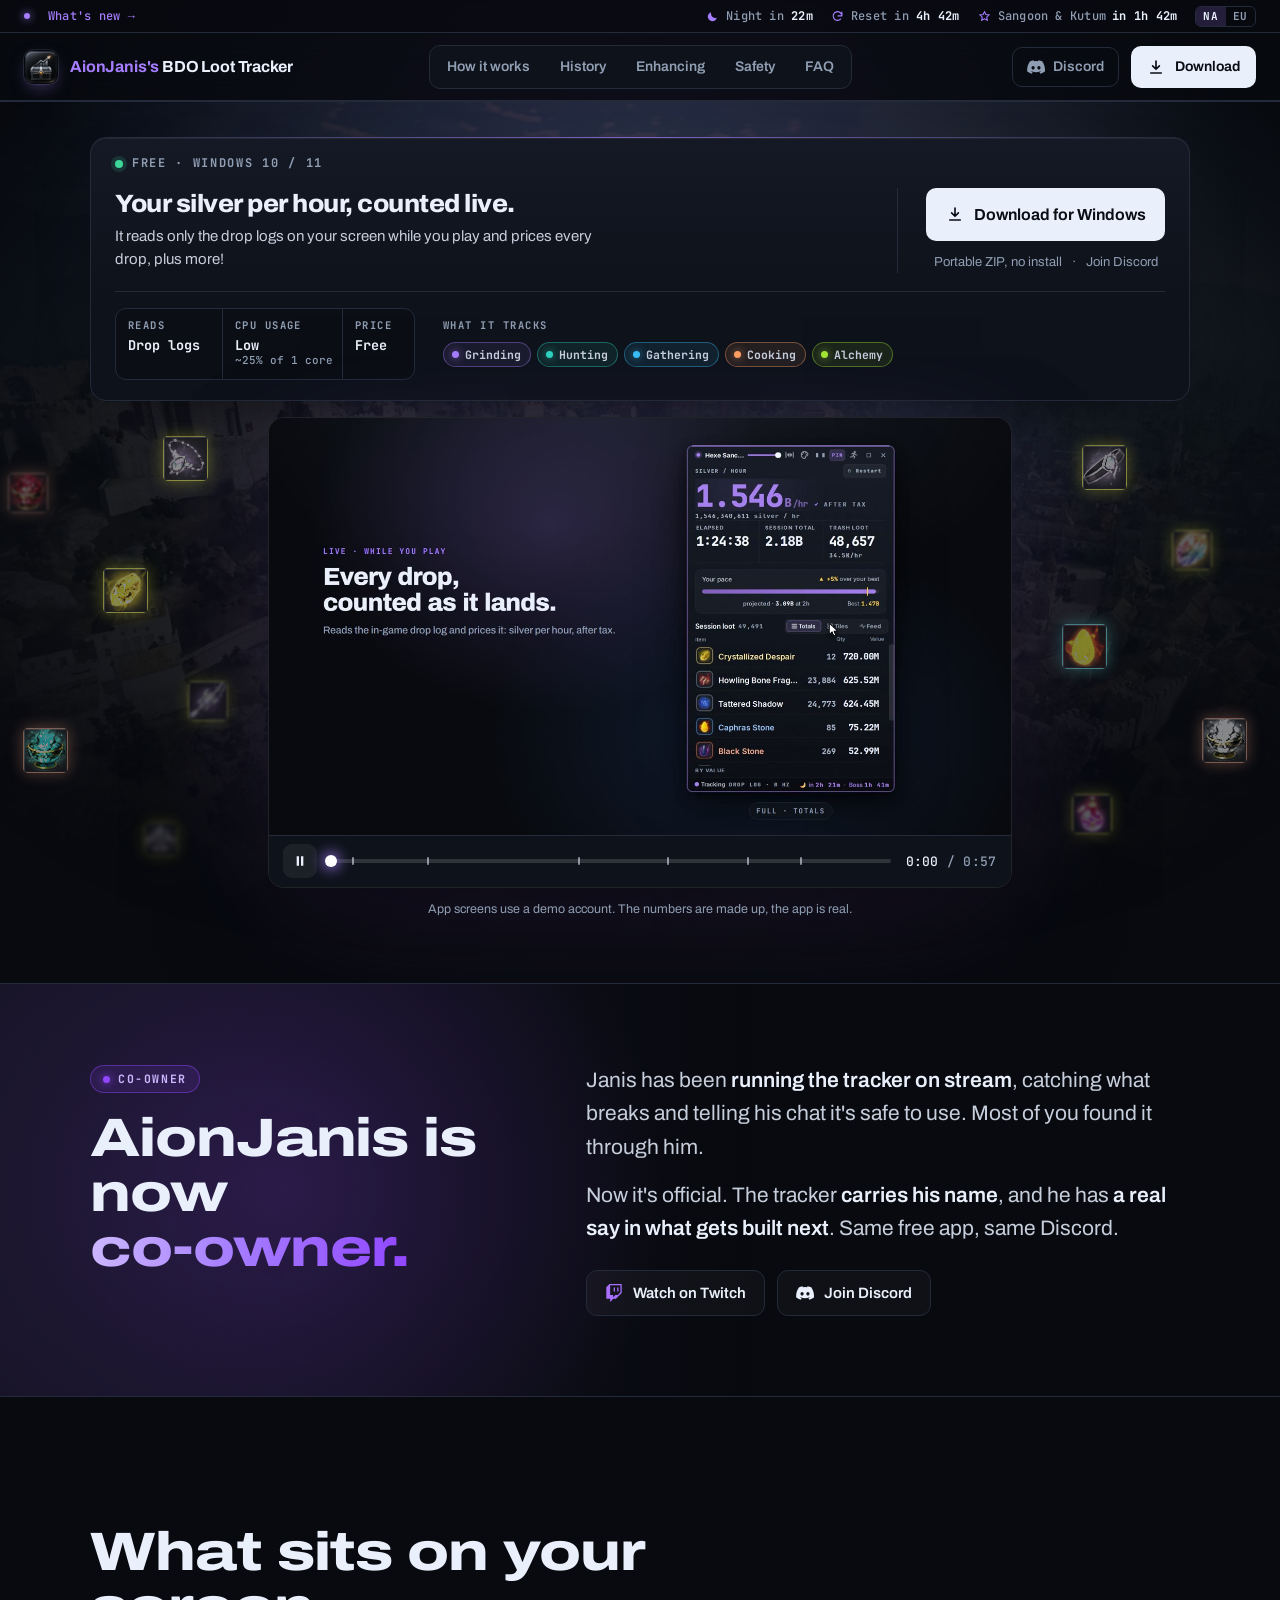
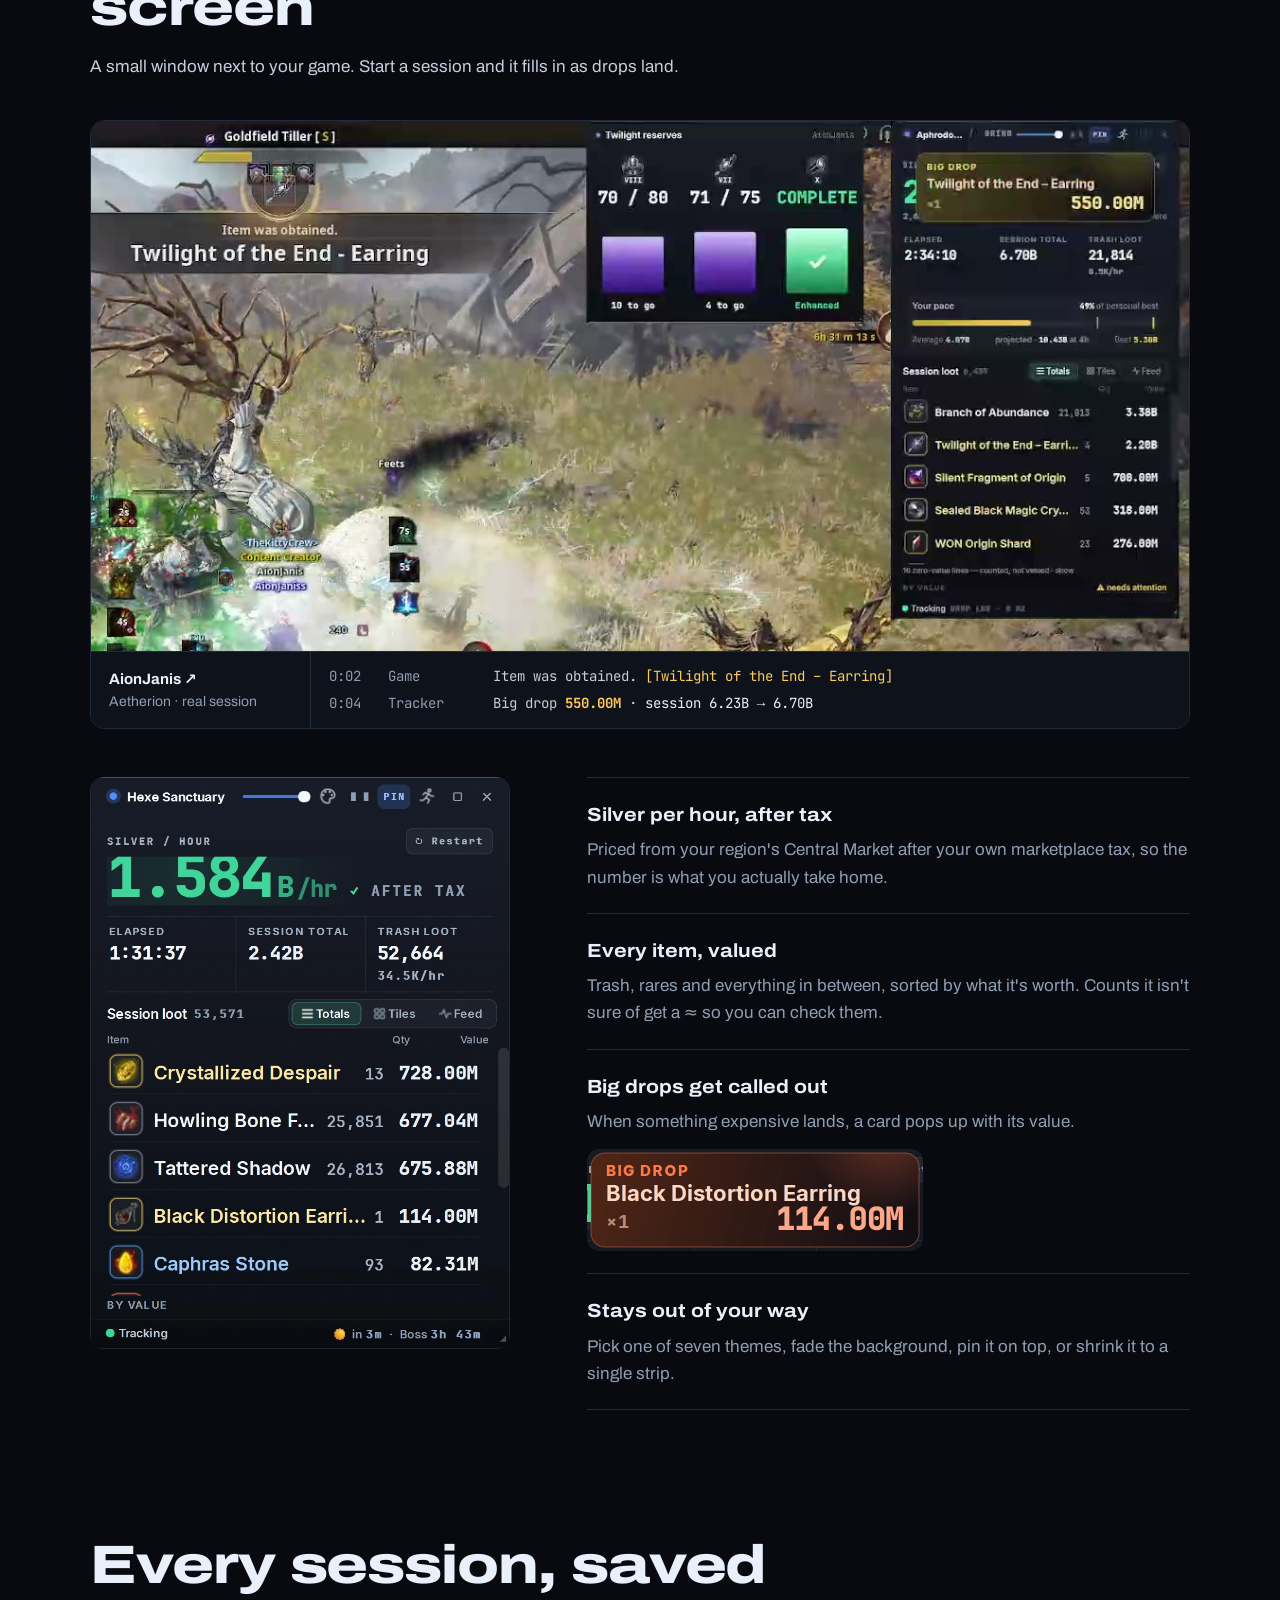
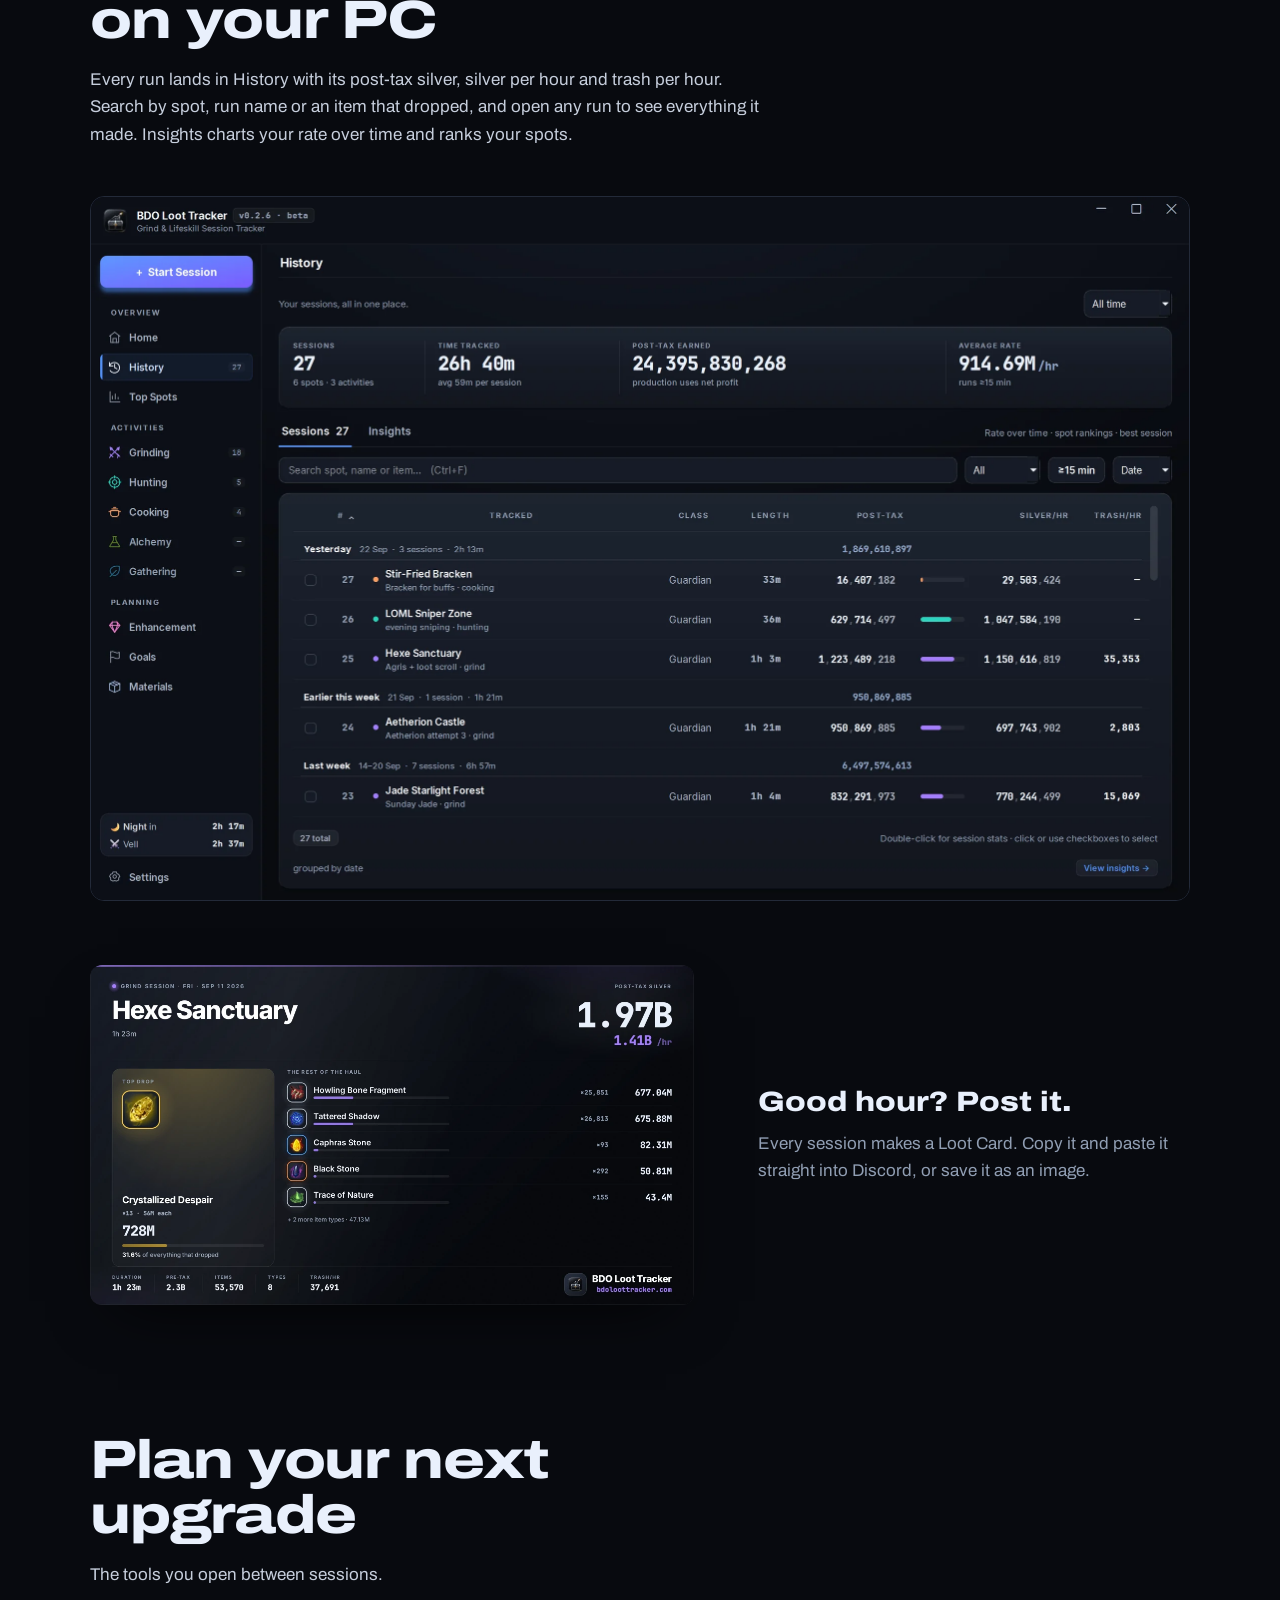
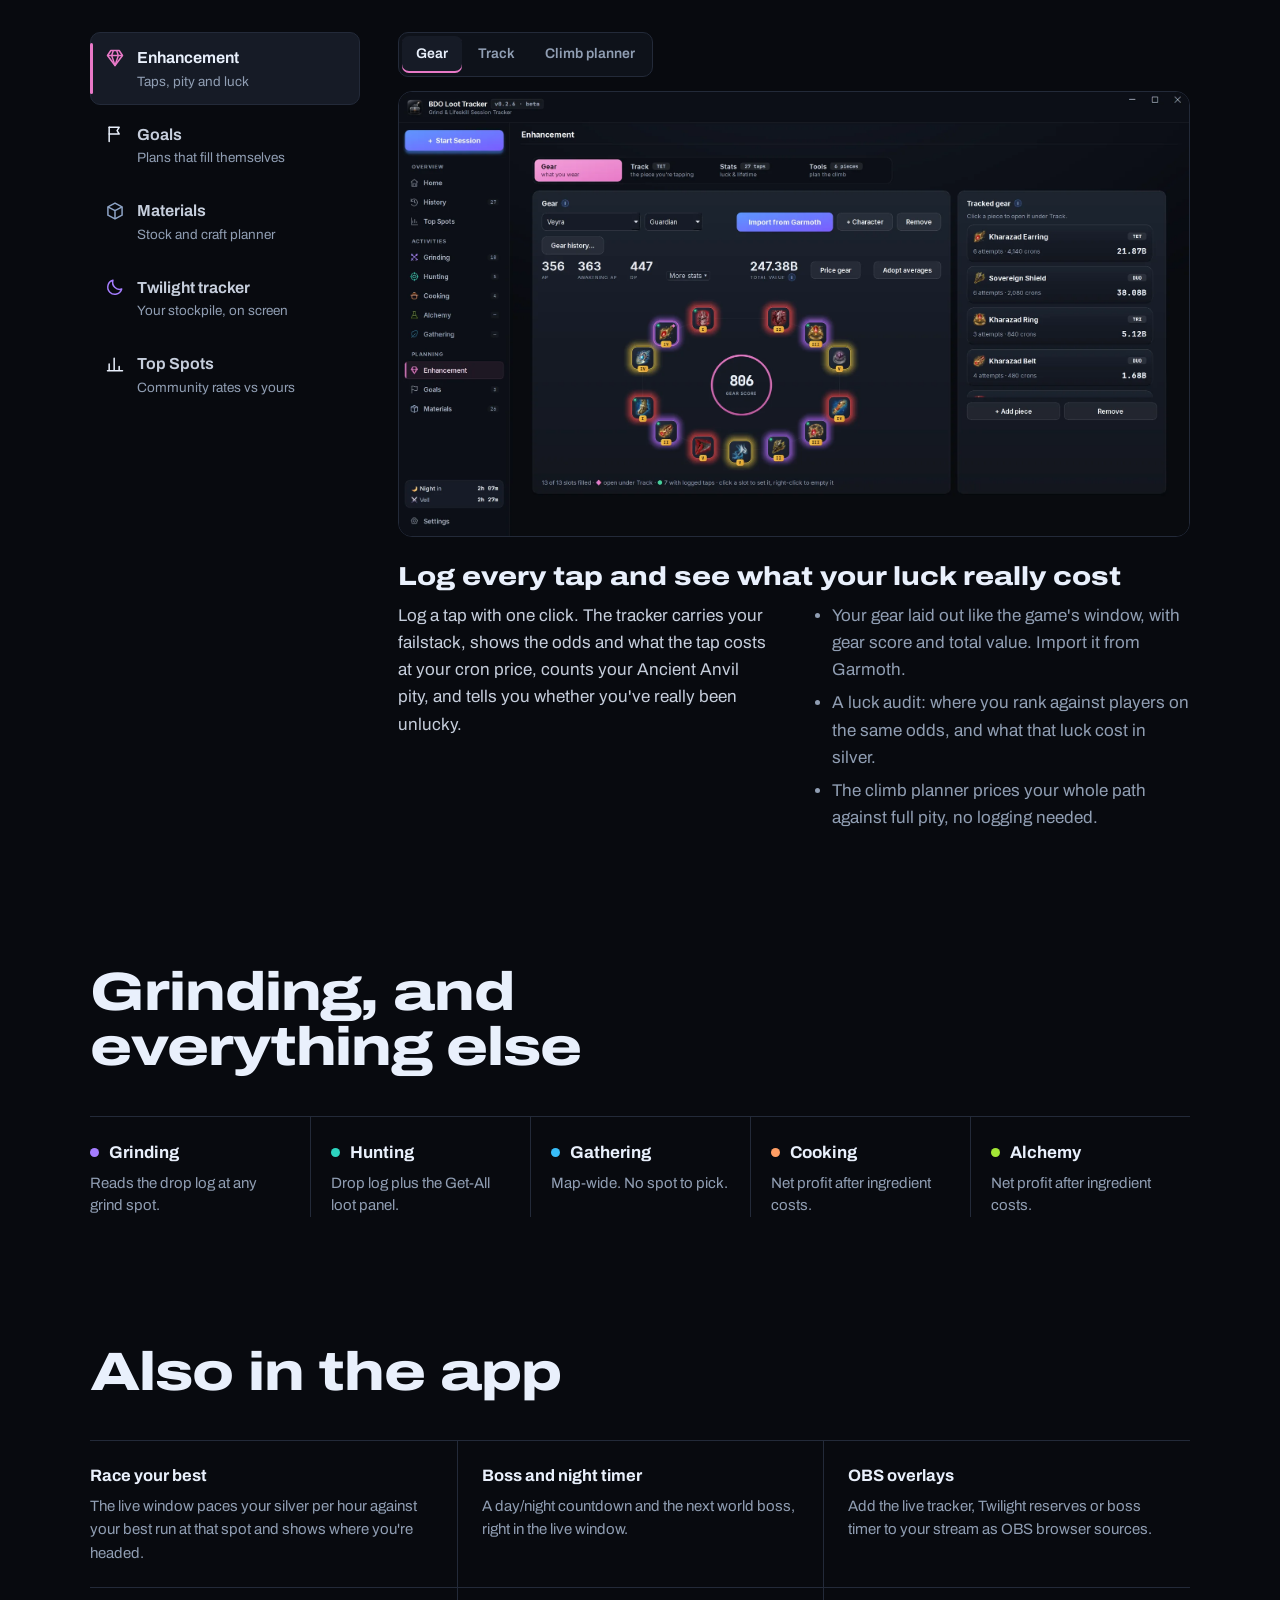
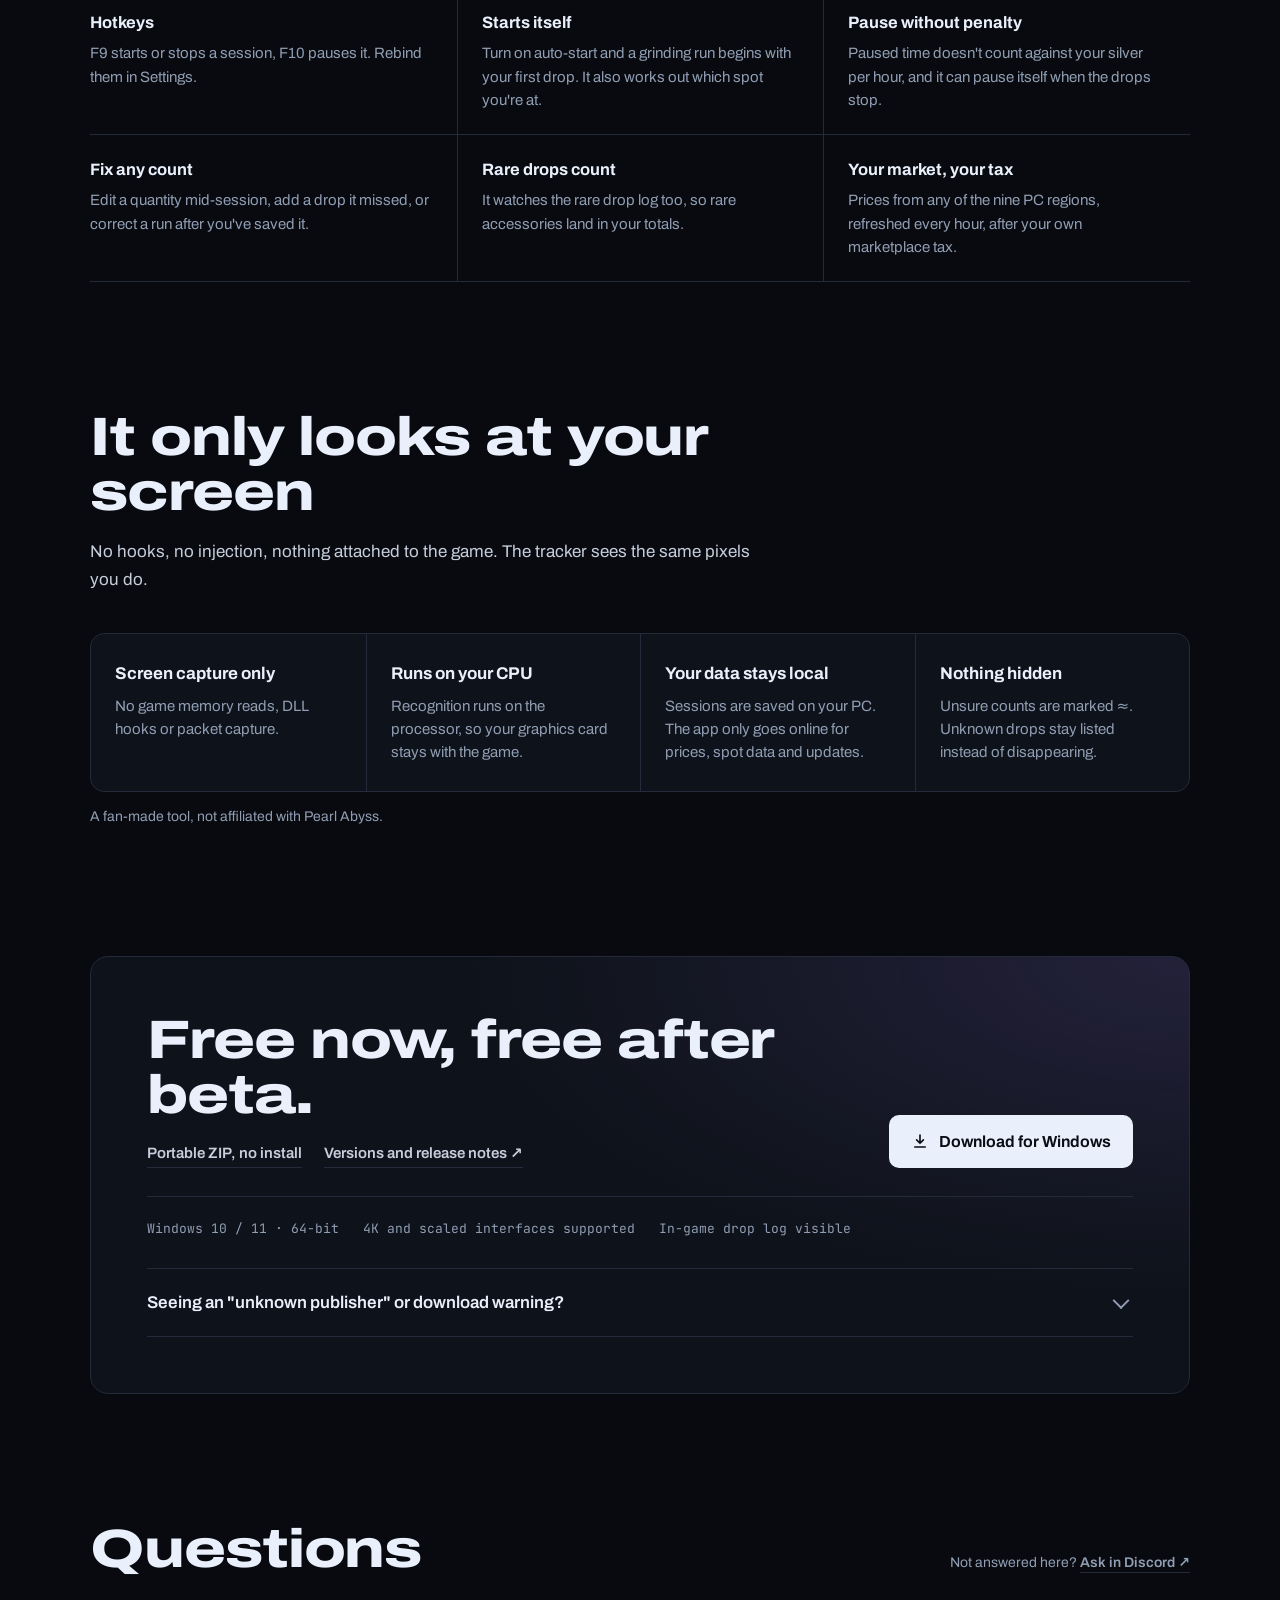
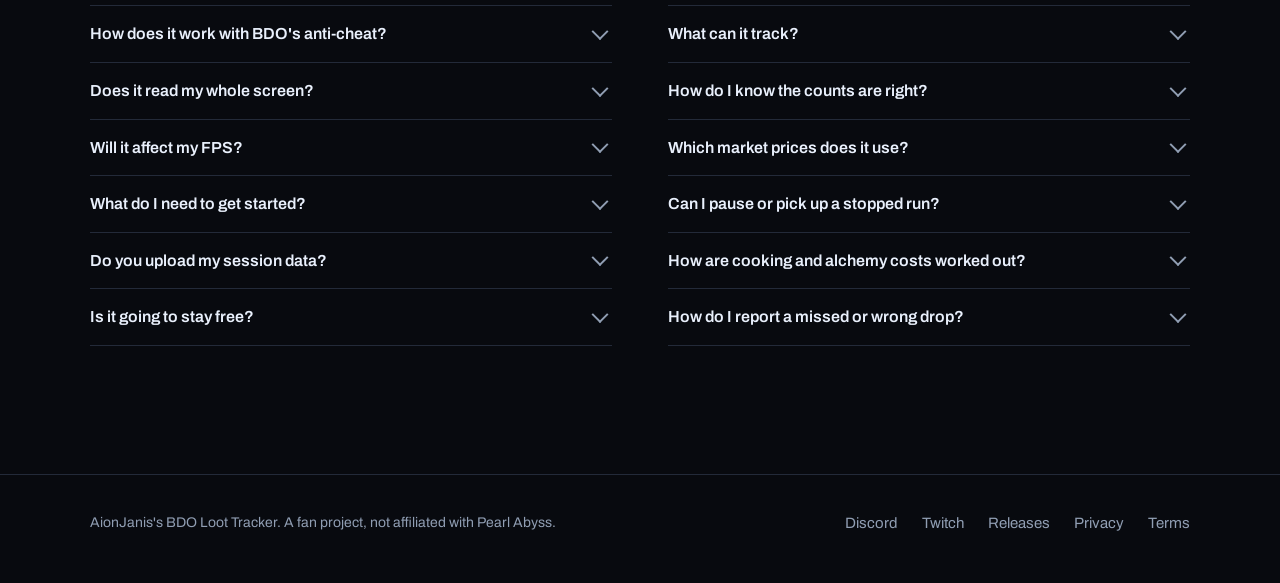
<file: index.html>
<!doctype html>
<html lang="en">
<head>
<meta charset="utf-8">
<meta name="viewport" content="width=device-width, initial-scale=1">
<title>AionJanis's BDO Loot Tracker</title>
<meta name="description" content="Free Windows app for Black Desert. Reads the drop log on your screen and shows your silver per hour, after tax, while you play.">
<meta name="robots" content="index, follow">
<link rel="canonical" href="https://bdoloottracker.com/">
<meta name="color-scheme" content="dark">
<meta name="theme-color" content="#080A0F">
<meta property="og:type" content="website">
<meta property="og:site_name" content="AionJanis&#x27;s BDO Loot Tracker">
<meta property="og:title" content="AionJanis&#x27;s BDO Loot Tracker">
<meta property="og:description" content="Free Windows app for Black Desert. Reads the drop log on your screen and shows your silver per hour, after tax, while you play.">
<meta property="og:url" content="https://bdoloottracker.com/">
<meta property="og:image" content="https://bdoloottracker.com/assets/og-card.jpg">
<meta property="og:image:width" content="1200">
<meta property="og:image:height" content="630">
<meta property="og:image:alt" content="AionJanis's BDO Loot Tracker: Make every drop count">
<meta name="twitter:card" content="summary_large_image">
<meta name="twitter:title" content="AionJanis&#x27;s BDO Loot Tracker">
<meta name="twitter:description" content="Free Windows app for Black Desert. Reads the drop log on your screen and shows your silver per hour, after tax, while you play.">
<meta name="twitter:image" content="https://bdoloottracker.com/assets/og-card.jpg">
<script type="application/ld+json">{"@context": "https://schema.org", "@type": "SoftwareApplication", "name": "AionJanis's BDO Loot Tracker", "url": "https://bdoloottracker.com/", "image": "https://bdoloottracker.com/assets/og-card.jpg", "applicationCategory": "UtilitiesApplication", "applicationSubCategory": "Game companion / loot tracker", "operatingSystem": "Windows 10, Windows 11", "description": "Free Windows app for Black Desert. Reads the drop log on your screen and shows your silver per hour, after tax, while you play.", "releaseNotes": "https://github.com/iterexdev/bdo-tracker-releases/releases", "downloadUrl": "https://github.com/iterexdev/bdo-tracker-releases/releases/latest/download/BDOLootTracker-win-Setup.exe", "offers": {"@type": "Offer", "price": "0", "priceCurrency": "USD"}}</script>
<script type="application/ld+json">{"@context": "https://schema.org", "@type": "FAQPage", "mainEntity": [{"@type": "Question", "name": "How does it work with BDO's anti-cheat?", "acceptedAnswer": {"@type": "Answer", "text": "It only captures your screen. It never reads game memory, hooks into the game or captures network traffic. See Safety ."}}, {"@type": "Question", "name": "Does it read my whole screen?", "acceptedAnswer": {"@type": "Answer", "text": "No. While it tracks, it reads only your drop logs, plus the Get-All loot window when you're hunting. Nothing else on your screen is read or saved. Setup takes one look at the full screen, with Interface Edit Mode open, to find those boxes, and doesn't save it."}}, {"@type": "Question", "name": "Will it affect my FPS?", "acceptedAnswer": {"@type": "Answer", "text": "Recognition runs on your processor, not your graphics card, and it's capped at 2 CPU threads, so the game keeps the rest. A hard-to-read number now and then gets a quick extra text read on one more thread. It's built to run alongside BDO, but performance still depends on your PC, so there's no promise of zero overhead."}}, {"@type": "Question", "name": "What do I need to get started?", "acceptedAnswer": {"@type": "Answer", "text": "Windows 10 or 11 (64-bit), BDO on the monitor you choose, and a visible drop log. 4K and other Interface Scales are supported. Guided setup detects both drop logs in Interface Edit Mode and lets you confirm or adjust their boxes. For custom fonts it can't detect, adjust the boxes by hand."}}, {"@type": "Question", "name": "Do you upload my session data?", "acceptedAnswer": {"@type": "Answer", "text": "No. Sessions are stored on your PC. The app goes online for market prices, community spot data and update checks. If you report a problem, you choose to export and share diagnostics."}}, {"@type": "Question", "name": "Is it going to stay free?", "acceptedAnswer": {"@type": "Answer", "text": "Yes. Free during the beta and free after it."}}, {"@type": "Question", "name": "What can it track?", "acceptedAnswer": {"@type": "Answer", "text": "Grinding, hunting, cooking, alchemy and Gathering. Hunting combines the drop log and the Get-All loot panel. Cooking and alchemy count what you make and show net profit after your ingredient costs; unpriced byproducts stay counted. Gathering is open to everyone, with one map-wide item list and no spot to choose: lumber, sap, ore, herbs, digging, underwater yields, blood, meat and hides. Coverage is still growing, so new items can be held for confirmation until real captures confirm them."}}, {"@type": "Question", "name": "How do I know the counts are right?", "acceptedAnswer": {"@type": "Answer", "text": "Recognition is checked against real sessions and hand-counted inventories. Approximate quantities are marked ≈, and you can edit them to confirm. Expensive drops need solid evidence before they enter your totals. Held, unpriced and unrecognized drops stay visible for review, and grinding and hunting reports let you add a missed drop."}}, {"@type": "Question", "name": "Which market prices does it use?", "acceptedAnswer": {"@type": "Answer", "text": "Any PC region: North America, Europe, Southeast Asia, Turkey / MENA, Korea, Russia, Japan, Taiwan or South America. Pick yours in Settings → Silver & averages , next to your marketplace tax. Prices refresh every hour."}}, {"@type": "Question", "name": "Can I pause or pick up a stopped run?", "acceptedAnswer": {"@type": "Answer", "text": "Yes. Pause keeps your loot and stops the clock. If you stop by accident, resume the run from its review page. A just-saved grinding, hunting or Gathering run can also be continued until you start another session or close the app."}}, {"@type": "Question", "name": "How are cooking and alchemy costs worked out?", "acceptedAnswer": {"@type": "Answer", "text": "Choose market prices, what you paid, or free for materials you gathered yourself. Plan against your stock in Materials, compare buying against crafting, and follow a shopping list. Without a material cost, the result is gross, not net profit."}}, {"@type": "Question", "name": "How do I report a missed or wrong drop?", "acceptedAnswer": {"@type": "Answer", "text": "In the app, go to Settings → Files & diagnostics → Export Diagnostics… and post the file in Discord with the spot and roughly when it happened."}}]}</script>
<link rel="icon" href="assets/favicon.ico">
<link rel="stylesheet" href="assets/fonts/fonts.css">
<style>
:root{
  /* the app's own surfaces (ui/style.py) */
  --floor:#080A0F;
  --surface:#0E121A;
  --raise:#161B26;
  --rule:#232A39;
  --text:#C6CEDC;
  --dim:#909EB3;
  --silver:#E9F0FC;
  /* grind violet, and the violet of the Twilight widget on AionJanis's stream */
  --violet:#A57DFF;
  --twitch:#9146FF;
  /* honey: the big-drop moment only */
  --honey:#FFC95C;
  /* the five mode colours, verbatim from the app */
  --m-grind:#A57DFF; --m-hunt:#2DD4BF; --m-gather:#38BDF8; --m-cook:#FF9E64; --m-alch:#A3E635;

  --sans:"Archivo",system-ui,sans-serif;
  --mono:"JetBrains Mono",ui-monospace,monospace;
  /* content width, shared by every section and the hero card: ~20px short of
     the nav's Discord button on wide screens, never under 1100px */
  --content:max(1100px, 100vw - 600px);
  --wrap:calc(var(--content) + 2 * var(--gutter));
  --gutter:clamp(16px,4vw,40px);
}
*{box-sizing:border-box}
html{-webkit-text-size-adjust:100%}
body{margin:0;background:var(--floor);color:var(--text);font:400 17px/1.6 var(--sans);font-stretch:100%}
img,video{display:block;max-width:100%;height:auto}
a{color:inherit}
:focus-visible{outline:2px solid var(--violet);outline-offset:3px;border-radius:4px}
.wrap{max-width:var(--wrap);margin:0 auto;padding:0 var(--gutter)}

/* type */
.display{font-family:var(--sans);font-stretch:125%;font-weight:800;color:var(--silver);letter-spacing:-.02em;line-height:1.02;margin:0}
h1.display{font-size:clamp(38px,5.6vw,76px)}
h2.display{font-size:clamp(30px,4.4vw,54px)}
.lede{font-size:clamp(17px,1.6vw,20px);color:var(--text);max-width:34em;margin:22px 0 0}
.mono{font-family:var(--mono)}
.small{font-size:14px;color:var(--dim)}

/* buttons: one filled primary per surface, the rest plain links */
.btn{display:inline-flex;align-items:center;gap:10px;padding:14px 22px;border-radius:10px;font-weight:650;font-size:16px;text-decoration:none;background:var(--silver);color:#0A0D14;transition:transform .15s ease,background .15s ease}
.btn:hover{background:#fff;transform:translateY(-1px)}
.btn svg{width:18px;height:18px}
.link{font-weight:600;text-decoration:none;border-bottom:1px solid var(--rule);padding-bottom:2px;transition:border-color .15s}
.link:hover{border-color:var(--silver)}

/* nav */
/* nav: the app's own chrome. The section links sit in the live window's
   Totals / Tiles / Feed segmented control, and the lit segment follows the
   section being read; the bottom edge is the live window's pace bar,
   filling as the page is read. */
/* top strip: the latest release on the left, the game's clocks on the right
   (night + next world boss, the same schedule and formula as the app's live
   window). It scrolls away; the nav below stays pinned */
.topbar{position:sticky;top:0;z-index:21;border-bottom:1px solid var(--rule);background:rgba(8,10,15,.88);backdrop-filter:blur(14px) saturate(140%);-webkit-backdrop-filter:blur(14px) saturate(140%);font:500 12px/1 var(--mono);letter-spacing:.02em;color:var(--dim)}
.tb-in{display:flex;align-items:center;justify-content:space-between;gap:16px;height:32px;padding:0 clamp(16px,2vw,24px)}
.tb-news{display:inline-flex;align-items:center;gap:9px;min-width:0;color:var(--dim);text-decoration:none;white-space:nowrap}
.tb-news i{flex:none;width:6px;height:6px;border-radius:50%;background:var(--violet);box-shadow:0 0 8px var(--violet)}
.tb-news span{color:var(--silver)}
.tb-news b{font-weight:500;color:var(--violet)}
.tb-news:hover b{color:var(--silver)}
.tb-clocks{display:flex;align-items:center;gap:18px;margin-left:auto;min-width:0}
.tb-clock{display:inline-flex;align-items:center;gap:7px;white-space:nowrap;min-width:0}
.tb-clock svg{flex:none;width:13px;height:13px;color:var(--violet)}
.tb-clock b{font-weight:600;color:var(--silver)}
#tbNight,#tbReset,.tb-region{flex:none}
.tb-boss{flex:0 1 auto}
.tb-boss>span{display:flex;gap:6px;min-width:0}
.tb-boss .n{overflow:hidden;text-overflow:ellipsis}
.tb-boss b{flex:none}
.tb-region{display:inline-flex;border:1px solid var(--rule);border-radius:6px;overflow:hidden}
.tb-region button{padding:4px 7px;border:0;background:none;font:600 11px/1 var(--mono);letter-spacing:.06em;color:var(--dim);cursor:pointer}
.tb-region button[aria-pressed="true"]{background:rgba(165,125,255,.18);color:var(--silver)}
@media (max-width:760px){.tb-news,#tbReset{display:none}.tb-clocks{margin-left:0;width:100%;justify-content:space-between;gap:12px}}
/* What's New modal: the app's Changelog sheet (bdo_tracker/ui/whatsnew.py,
   style.changelog_style) rebuilt for the web -- collapsible version cards,
   New / Improved / Fixed groups, bold claim + one line of why. Notes come
   live from the GitHub releases, which build_release fills from
   assets/CHANGELOG.md */
.cl{position:fixed;inset:0;z-index:100;display:grid;place-items:center;padding:24px;background:rgba(4,6,10,.72);-webkit-backdrop-filter:blur(4px);backdrop-filter:blur(4px)}
.cl[hidden]{display:none}
.cl-sheet{display:flex;flex-direction:column;width:min(760px,100%);max-height:min(860px,calc(100svh - 48px));padding:22px 22px 18px;border:1px solid rgba(255,255,255,.12);border-radius:12px;background:#161B26;box-shadow:0 40px 120px -30px rgba(0,0,0,.9)}
.cl-top{display:flex;align-items:center;justify-content:space-between;gap:12px}
.cl-top h2{margin:0;font:600 18px/1.2 var(--sans);color:#F4F7FC;letter-spacing:0}
.cl-x{display:grid;place-items:center;width:34px;height:34px;border:0;border-radius:8px;background:none;color:#A6B2C5;cursor:pointer}
.cl-x:hover{background:#1E2431;color:#F4F7FC}
.cl-x svg{width:18px;height:18px}
.cl-sub{margin:10px 0 18px;font-size:14px;color:#C6CEDC}
.cl-list{display:flex;flex-direction:column;gap:10px;min-height:120px;overflow-y:auto;overscroll-behavior:contain;padding-right:6px;scrollbar-width:thin;scrollbar-color:#273041 transparent}
.cl-rel{flex:none;border:1px solid rgba(255,255,255,.12);border-radius:10px;background:#0C0F16;overflow:hidden}
.cl-head{display:grid;grid-template-columns:minmax(0,1fr) auto auto;align-items:center;gap:12px;width:100%;padding:13px 16px;border:0;border-radius:9px;background:#161B26;color:inherit;font:inherit;text-align:left;cursor:pointer}
.cl-head:hover{background:#1E2431}
.cl-head:focus-visible{outline:1px solid #4F8FFF;outline-offset:-1px}
.cl-v{display:block;font:600 15px/1.25 var(--sans);color:#F4F7FC}
.cl-meta{display:block;margin-top:5px;font-size:11.5px;color:#A6B2C5}
.cl-badge{padding:5px 9px;border-radius:5px;background:#1E2431;font-size:10.5px;font-weight:600;color:#3FD69A}
.cl-chev{width:16px;height:16px;color:#A6B2C5;transition:transform .15s ease}
.cl-head[aria-expanded="true"] .cl-chev{transform:rotate(90deg)}
.cl-body{display:flex;flex-direction:column;gap:14px;padding:6px 18px 18px}
.cl-body[hidden]{display:none}
.cl-cat{margin:6px 0 0;font-size:12.5px;font-weight:600;color:#C6CEDC}
.cl-cat[data-cat="New"]{color:#4F8FFF}
.cl-cat[data-cat="Fixed"]{color:#3FD69A}
.cl-e b{display:block;font-size:13.5px;font-weight:600;line-height:1.4;color:#F4F7FC}
.cl-e p,.cl-note{margin:4px 0 0;font-size:12.5px;line-height:1.5;color:#A6B2C5}
.cl-note{margin:0}
.cl-e code,.cl-note code{font-family:var(--mono);font-size:.95em}
.cl-more{align-self:center;flex:none;margin:6px 0 2px;padding:9px 16px;border:1px solid rgba(255,255,255,.12);border-radius:8px;background:#1E2431;font:600 13px/1 var(--sans);color:#C6CEDC;cursor:pointer}
.cl-more:hover{background:#273041;color:#F4F7FC}
.cl-foot{display:flex;align-items:center;justify-content:space-between;gap:12px;margin-top:16px}
.cl-gh{font-size:13px;color:#A6B2C5;text-decoration:none}
.cl-gh:hover{color:#F4F7FC}
.cl-close{padding:11px 24px;border:0;border-radius:9px;background:linear-gradient(90deg,#4F8FFF,var(--violet));font:700 14px/1 var(--sans);color:#fff;cursor:pointer}
.cl-close:hover{filter:brightness(1.08)}
html.modal-open{overflow:hidden}
@media (max-width:560px){.cl{padding:10px}.cl-sheet{max-height:calc(100svh - 20px);padding:18px 14px 14px}.cl-body{padding:4px 14px 16px}}
@media (prefers-reduced-motion:reduce){.cl-chev{transition:none}}
/* pinned under the top strip (32px + its 1px rule), both stay on screen */
.nav{position:sticky;top:33px;z-index:20;background:rgba(8,10,15,.72);backdrop-filter:blur(14px) saturate(140%);-webkit-backdrop-filter:blur(14px) saturate(140%);transition:background .25s ease}
.nav.scrolled{background:rgba(8,10,15,.9)}
.nav .wrap{display:grid;grid-template-columns:1fr auto 1fr;align-items:center;gap:18px;height:68px}
.brand{display:flex;align-items:center;gap:12px;text-decoration:none;min-width:0;justify-self:start}
.nav-end{display:flex;align-items:center;gap:12px;justify-self:end}
.brand img{width:34px;height:34px;border-radius:9px;flex:none;box-shadow:0 0 0 1px rgba(255,255,255,.08),0 6px 18px -6px rgba(165,125,255,.55)}
.brand span{font-weight:700;color:var(--silver);font-size:16px;white-space:nowrap;overflow:hidden;text-overflow:ellipsis;letter-spacing:-.01em}
.brand b{color:var(--violet);font-weight:700}
.seg{position:relative;padding:3px;border:1px solid var(--rule);border-radius:11px;background:var(--surface)}
.seg ul{display:flex;gap:2px;list-style:none;margin:0;padding:0}
.seg a{position:relative;z-index:1;display:block;text-decoration:none;color:var(--dim);font-size:14px;font-weight:600;padding:7px 14px;border-radius:8px;transition:color .2s ease}
.seg a:hover,.seg a[aria-current]{color:var(--silver)}
.seg .lit{position:absolute;z-index:0;top:3px;bottom:3px;left:0;width:0;border-radius:8px;background:var(--raise);box-shadow:inset 0 -2px 0 var(--violet);opacity:0;transition:transform .35s cubic-bezier(.2,.8,.2,1),width .35s cubic-bezier(.2,.8,.2,1),opacity .2s ease}
.nav-ghost{display:inline-flex;align-items:center;gap:8px;height:40px;padding:0 14px;border:1px solid var(--rule);border-radius:10px;color:var(--dim);text-decoration:none;font-size:14px;font-weight:600;transition:color .2s ease,border-color .2s ease}
.nav-ghost:hover{color:var(--silver);border-color:#34405a}
.nav-ghost svg{width:18px;height:18px}
.nav .btn{padding:10px 16px;font-size:14px}
.pace{position:absolute;left:0;right:0;bottom:-1px;height:2px;background:var(--rule)}
.pace i{position:absolute;inset:0;transform-origin:0 50%;transform:scaleX(var(--p,0));background:linear-gradient(90deg,#4F8FFF,var(--violet))}
.pace b{position:absolute;top:-2px;left:calc(var(--p,0) * (100% - 6px));width:6px;height:6px;border-radius:50%;background:#fff;box-shadow:0 0 12px 3px rgba(165,125,255,.8);opacity:min(1,calc(var(--p,0) * 40))}
@media (prefers-reduced-motion:reduce){.seg .lit,.nav{transition:none}}
@media (max-width:1060px){.nav .wrap{grid-template-columns:1fr auto}.seg,.nav-ghost span{display:none}}
@media (max-width:560px){.nav-ghost{display:none}}
@media (max-width:420px){.nav .btn span{display:none}}

/* the nav runs the full width of the window, 24px in from each edge */
.nav .wrap{max-width:none;padding:0 clamp(16px,2vw,24px)}
/* hero: the tour video IS the opening -- centred right under the nav, as big
   as fits above the fold; download + ticks sit under it */
/* bottom padding: the demo note hangs 31px under the video, then a 64px gap
   to the co-owner band (which adds no margin of its own) */
.hero{position:relative;isolation:isolate;overflow:hidden;padding:clamp(20px,3vw,36px) 0 95px}
@media (max-width:1100px){.hero{padding-bottom:56px}}  /* the note is in flow here */
@media (max-width:640px){.hero{padding-bottom:44px}}
/* the game behind the hero: a faint, softened in-game scene, strongest
   around the card and video and fading out to the screen edges and into the
   next section */
.hero::before{content:"";position:absolute;inset:0;z-index:-1;pointer-events:none;background:url(assets/hero-scene.webp) center 30%/cover no-repeat;opacity:var(--scene,.16);
  -webkit-mask-image:radial-gradient(ellipse 72% 80% at 50% 42%,#000 30%,rgba(0,0,0,.55) 58%,transparent 88%),linear-gradient(#000 62%,transparent);-webkit-mask-composite:source-in;
  mask-image:radial-gradient(ellipse 72% 80% at 50% 42%,#000 30%,rgba(0,0,0,.55) 58%,transparent 88%),linear-gradient(#000 62%,transparent);mask-composite:intersect}
/* one backdrop for the whole page: the hero's violet glow, pinned to the
   window (a fixed layer, not background-attachment:fixed, which stutters
   and is ignored on phones) -- every section scrolls over it */
body::before{content:"";position:fixed;inset:0;z-index:-1;pointer-events:none;background:radial-gradient(ellipse 48% 62% at 50% 22%,rgba(165,125,255,.16),rgba(165,125,255,0) 100%)}
main[tabindex="-1"]:focus,section[tabindex="-1"]:focus{outline:none}
main [id]{scroll-margin-top:33px}  /* the pinned top strip */
.showcase{position:relative;width:min(100%,1280px,calc((100svh - 68px - 64px - 52px) * 16 / 9));min-width:min(100%,640px);margin:0 auto;border-radius:16px;overflow:hidden;background:#080A0F;border:1px solid rgba(255,255,255,.1);box-shadow:0 50px 120px -30px rgba(0,0,0,.95),0 30px 140px -50px rgba(165,125,255,.5);cursor:pointer;outline-offset:4px}
.showcase .screen{position:relative}
.showcase video{display:block;width:100%;height:auto;aspect-ratio:16/9}
/* click-to-pause glyph */
.showcase .pp{position:absolute;left:50%;top:50%;width:76px;height:76px;margin:-38px 0 0 -38px;display:grid;place-items:center;border-radius:50%;background:rgba(8,10,15,.62);border:1px solid rgba(255,255,255,.14);backdrop-filter:blur(8px);-webkit-backdrop-filter:blur(8px);color:var(--silver);opacity:0;transform:scale(.8);transition:opacity .25s ease,transform .25s ease;pointer-events:none}
.showcase .pp svg{width:30px;height:30px}
.showcase.flash .pp,.showcase.paused .pp{opacity:1;transform:scale(1)}
/* scrubber: the nav's pace bar, with the video's chapters on it; a bar of
   its own under the picture, since the video's caption pills sit along
   the picture's bottom edge */
.scrub{display:flex;align-items:center;gap:14px;height:52px;padding:0 14px;background:var(--surface);border-top:1px solid var(--rule);cursor:default}
.scrub .tog{flex:none;display:grid;place-items:center;width:34px;height:34px;border:0;border-radius:9px;background:rgba(255,255,255,.06);color:var(--silver);cursor:pointer}
.scrub .tog:hover{background:rgba(255,255,255,.12)}
.scrub .tog svg{width:16px;height:16px}
.track{position:relative;flex:1;height:22px;cursor:pointer;touch-action:none}
.track::before{content:"";position:absolute;left:0;right:0;top:9px;height:4px;border-radius:4px;background:rgba(255,255,255,.14);transition:top .15s ease,height .15s ease}
.track:hover::before,.track.drag::before{top:8px;height:6px}
.track .fill{position:absolute;left:0;top:9px;height:4px;width:calc(var(--t,0) * 100%);border-radius:4px;background:linear-gradient(90deg,#4F8FFF,var(--violet));transition:top .15s ease,height .15s ease}
.track:hover .fill,.track.drag .fill{top:8px;height:6px}
.track .head{position:absolute;top:5px;left:calc(var(--t,0) * 100% - 6px);width:12px;height:12px;border-radius:50%;background:#fff;box-shadow:0 0 14px 3px rgba(165,125,255,.75)}
.track .ch{position:absolute;top:0;width:18px;height:22px;margin-left:-9px;padding:0;border:0;background:none;cursor:pointer}
.track .ch::before{content:"";position:absolute;left:8px;top:7px;width:2px;height:8px;border-radius:1px;background:rgba(233,240,252,.55)}
.track .ch::after{content:attr(data-label);position:absolute;bottom:26px;left:50%;transform:translateX(-50%);padding:5px 9px;border-radius:7px;background:var(--raise);border:1px solid var(--rule);font:600 12px/1 var(--mono);letter-spacing:.04em;color:var(--silver);white-space:nowrap;opacity:0;pointer-events:none;transition:opacity .15s ease}
.track .ch:hover::after,.track .ch:focus-visible::after{opacity:1}
.scrub .time{flex:none;font:500 13px/1 var(--mono);color:var(--dim);letter-spacing:.02em;min-width:92px;text-align:right}
.scrub .time b{color:var(--silver);font-weight:500}
/* beside the video: the download card, built from the app's parts (card
   surface + lit top edge, mono labels, the live window's stat strip) */
.hero .wrap{max-width:1520px}
.hero-row{--card:266px;--video:min(100%,1280px,calc((100svh - 32px - 68px - 48px - 52px - var(--card) - 16px) * 16 / 9));display:flex;flex-direction:column;align-items:center;gap:16px}
@media (min-width:1760px){.hero-row{--card:190px}}  /* the card's one-row layout */
/* the video is sized so card + video fit above the fold; the card runs to
   the page's content width (--content), never narrower than the video. The demo note hangs under the picture without adding to
   the height */
.hero-media{width:var(--video);min-width:min(100%,640px)}
.hero-row .get-card{width:max(var(--video),min(100%,var(--content)));min-width:min(100%,640px)}
.hero-media{position:relative}
.hero-media .showcase{width:100%;min-width:0;margin:0}
/* loot floating beside the video: real item icons with their grade frames,
   pushed into the background -- dimmed, softened, three depths (size,
   dimness, blur), each bobbing on its own clock and lagging behind the page
   on scroll (the furthest lag most). Anchored to the
   video's edges; any that would not fully fit the side gap are hidden (JS) */
.loot{position:absolute;inset:0;pointer-events:none;z-index:-1}
.loot i{position:absolute;top:var(--y);width:var(--s);height:var(--s);transform:translateY(calc(var(--sy,0) * var(--par) * 1px));will-change:transform}
.loot i.l{right:calc(100% + var(--x))}
.loot i.r{left:calc(100% + var(--x))}
.loot img{display:block;width:100%;height:100%;border-radius:5px;opacity:var(--o);filter:saturate(.75) brightness(.85) blur(var(--b)) drop-shadow(0 0 8px var(--g));animation:loot-bob var(--d) ease-in-out var(--dl) infinite alternate}
@keyframes loot-bob{from{transform:translateY(-7px) rotate(var(--t))}to{transform:translateY(7px) rotate(calc(var(--t) * -.6))}}
@media (max-width:1100px){.loot{display:none}}
.hero-note{position:absolute;left:0;right:0;top:100%;margin:12px 0 0;text-align:center;font-size:12.5px;line-height:1.5;color:var(--dim)}
/* the download card: one wide bar over the video -- pitch | modes | download */
.hero-row .get-card{order:-1}
.get-card{position:relative;container-type:inline-size;padding:18px 24px 20px;border:1px solid var(--rule);border-radius:16px;background:linear-gradient(180deg,#141925 0%,var(--surface) 60%);box-shadow:inset 0 1px 0 rgba(255,255,255,.06),0 30px 80px -40px rgba(0,0,0,.9)}
.get-card::before{content:"";position:absolute;left:22px;right:22px;top:-1px;height:1px;background:linear-gradient(90deg,transparent,rgba(165,125,255,.7),transparent)}
.gc-in{display:grid;grid-template-columns:minmax(0,1fr) auto auto;grid-template-areas:"eye eye eye" "main tracks get";align-items:center}
.gc-eye{grid-area:eye;display:flex;align-items:center;flex-wrap:wrap;gap:9px;margin:0 0 16px;font:700 12px/1.3 var(--mono);letter-spacing:.14em;text-transform:uppercase;color:var(--dim)}
.gc-eye i{width:8px;height:8px;border-radius:50%;background:#3FD69A;box-shadow:0 0 0 4px rgba(63,214,154,.15)}
.gc-main{grid-area:main;min-width:0;padding-right:28px}
.gc-head{margin:0;font-family:var(--sans);font-weight:800;font-stretch:104%;font-size:25px;line-height:1.08;letter-spacing:-.02em;color:var(--silver)}
.gc-lede{margin:8px 0 0;max-width:34em;font-size:15px;line-height:1.5;color:var(--text)}
.gc-tracks{grid-area:tracks;align-self:stretch;display:flex;flex-direction:column;justify-content:center;gap:16px;padding:0 28px;border-left:1px solid var(--rule)}
.gc-stats{display:grid;grid-template-columns:1.1fr 1.25fr .75fr;margin:0;border:1px solid var(--rule);border-radius:11px;overflow:hidden;background:rgba(8,10,15,.5)}
.gc-stats div{padding:11px 12px 12px;min-width:0}
.gc-stats div+div{border-left:1px solid var(--rule)}
.gc-stats dt{font:700 10.5px/1 var(--mono);letter-spacing:.14em;text-transform:uppercase;color:var(--dim)}
.gc-stats dd{display:flex;flex-wrap:wrap;align-items:baseline;column-gap:6px;margin:7px 0 0;font:700 13.5px/1.2 var(--mono);color:var(--silver);white-space:nowrap}
/* the measured figure beside the word; drops under it when the box is narrow */
.gc-stats dd small{font:500 11px/1.2 var(--mono);color:var(--dim)}
.gc-label{margin:0;font:700 10.5px/1 var(--mono);letter-spacing:.14em;text-transform:uppercase;color:var(--dim)}
.gc-modes{display:flex;flex-wrap:wrap;gap:6px;list-style:none;margin:11px 0 0;padding:0}
.gc-modes li{display:inline-flex;align-items:center;gap:6px;padding:6px 9px 6px 8px;border-radius:999px;border:1px solid color-mix(in srgb,var(--c) 38%,transparent);background:color-mix(in srgb,var(--c) 9%,transparent);font:600 11.5px/1 var(--mono);color:var(--text)}
.gc-modes li::before{content:"";width:7px;height:7px;border-radius:50%;background:var(--c);box-shadow:0 0 8px color-mix(in srgb,var(--c) 70%,transparent)}
.gc-get{grid-area:get;align-self:stretch;display:flex;flex-direction:column;justify-content:center;width:268px;padding-left:28px;border-left:1px solid var(--rule)}
.gc-btn{display:flex;justify-content:center;width:100%;padding:14px 18px}
.gc-alts{display:flex;justify-content:center;flex-wrap:wrap;gap:4px 10px;margin:11px 0 0;font-size:13px;color:var(--dim)}
.gc-alts a{color:var(--dim);text-decoration:none}
.gc-alts a:hover{color:var(--silver)}
.gc-alts a:focus-visible{color:var(--silver);outline:2px solid var(--violet);outline-offset:2px;border-radius:3px}
/* the layout follows the card's own width (it shrinks with short windows):
   narrower = pitch | download on top with the modes along the bottom;
   narrowest = one column */
@container (max-width:1150px){.gc-in{grid-template-columns:minmax(0,1fr) auto;grid-template-areas:"eye eye" "main get" "tracks tracks"}.gc-tracks{flex-direction:row;flex-wrap:wrap;justify-content:flex-start;align-items:center;gap:16px 28px;margin-top:18px;padding:16px 0 0;border-left:0;border-top:1px solid var(--rule)}.gc-stats{flex:0 0 300px}.gc-tracks>div{flex:1 1 0;min-width:260px}}
@container (max-width:600px){.gc-stats{flex-basis:100%}.gc-in{grid-template-columns:minmax(0,1fr);grid-template-areas:"eye" "main" "get" "tracks"}.gc-main{padding-right:0}.gc-get{width:auto;margin-top:18px;padding-left:0;border-left:0}}
@media (max-width:1100px){.hero-media,.hero-row .get-card{width:100%;min-width:0}.hero-note{position:static}}
@media (max-width:700px){.get-card{padding:18px 18px 20px}}
@media (prefers-reduced-motion:reduce){.showcase .pp,.track::before,.track .fill{transition:none}}
@media (max-width:640px){.scrub{height:46px;padding:0 10px;gap:8px}.scrub .time{min-width:0;font-size:12px}.showcase{border-radius:12px}}

/* the clip: AionJanis's stream, silent loop with a synced drop log */
.player{margin:40px 0 0;border:1px solid var(--rule);border-radius:14px;overflow:hidden;background:#000}
.player-frame{position:relative;aspect-ratio:1160/560;background:#000}
.player video{position:absolute;inset:0;width:100%;height:100%;object-fit:contain}
.player-bar{display:grid;grid-template-columns:220px minmax(0,1fr);background:var(--surface);border-top:1px solid var(--rule)}
.channel{padding:14px 18px;border-right:1px solid var(--rule);font-size:14px;line-height:1.5;display:flex;flex-direction:column;justify-content:center}
.channel a{text-decoration:none;color:var(--silver);font-weight:700;font-size:15px}
.channel a:hover{text-decoration:underline}
.channel span{color:var(--dim)}
.droplog{padding:14px 18px;font-family:var(--mono);font-size:14px;line-height:1.5;display:flex;flex-direction:column;justify-content:center}
.droplog p{margin:0;display:flex;gap:14px;align-items:baseline;opacity:.18;transition:opacity .35s ease}
.droplog p + p{margin-top:6px}
.droplog p.on{opacity:1}
.droplog time{color:var(--dim);flex:none;width:3.2em}
.droplog .who{color:var(--dim);flex:none;width:6.5em}
.droplog .item{color:var(--honey)}
.droplog .val{color:var(--honey);font-weight:700}
.droplog .silver{color:var(--silver)}
@media (max-width:760px){
  .player-bar{grid-template-columns:1fr}
  .channel{border-right:0;border-bottom:1px solid var(--rule);flex-direction:row;flex-wrap:wrap;justify-content:flex-start;align-items:baseline;gap:2px 10px;padding:12px 14px}
}
@media (max-width:640px){
  .droplog{font-size:12.5px;padding:12px 14px}
  .droplog .who{display:none}
  .droplog p{gap:10px}
}

/* co-owner announcement */
.coowner{position:relative;isolation:isolate;overflow:hidden;border-top:1px solid var(--rule);border-bottom:1px solid var(--rule);background:linear-gradient(90deg,rgba(165,125,255,.09),transparent 60%)}
/* a Twitch-purple light behind the headline side */
.coowner::before{content:"";position:absolute;z-index:-1;left:-8%;top:-40%;width:60%;height:180%;background:radial-gradient(closest-side,rgba(145,70,255,.2),rgba(145,70,255,0));pointer-events:none}
.coowner .wrap{display:grid;grid-template-columns:minmax(0,5fr) minmax(0,7fr);gap:clamp(28px,5vw,72px);padding-top:clamp(48px,7vw,80px);padding-bottom:clamp(48px,7vw,80px);align-items:start}
.coowner .tag{display:inline-flex;align-items:center;gap:8px;margin:0 0 18px;padding:7px 12px;border:1px solid rgba(145,70,255,.45);border-radius:999px;background:rgba(145,70,255,.12);font:700 11.5px/1 var(--mono);letter-spacing:.14em;text-transform:uppercase;color:#CDB8FF}
.coowner .tag::before{content:"";width:7px;height:7px;border-radius:50%;background:var(--twitch);box-shadow:0 0 10px var(--twitch)}
.coowner .accent{background:linear-gradient(95deg,#CDB8FF,var(--violet) 45%,var(--twitch));-webkit-background-clip:text;background-clip:text;color:transparent}
.coowner .copy p{margin:0 0 14px;font-size:clamp(18px,1.7vw,21px);color:var(--text);line-height:1.6}
.coowner .copy strong{color:var(--silver);font-weight:600}
.co-actions{display:flex;flex-wrap:wrap;gap:12px;margin-top:24px}
.co-btn{display:inline-flex;align-items:center;gap:10px;height:46px;padding:0 18px;border:1px solid var(--rule);border-radius:11px;background:rgba(255,255,255,.03);color:var(--silver);text-decoration:none;font-size:15px;font-weight:600;transition:border-color .2s ease,box-shadow .2s ease,background .2s ease}
.co-btn svg{width:18px;height:18px;flex:none}
.co-btn:hover{border-color:#34405a;background:rgba(255,255,255,.06)}
.co-twitch svg{color:#A970FF}
.co-twitch:hover{border-color:rgba(145,70,255,.7);box-shadow:0 0 0 1px rgba(145,70,255,.35),0 10px 34px -10px rgba(145,70,255,.7)}
@media (prefers-reduced-motion:reduce){.co-btn{transition:none}}
@media (max-width:820px){.coowner .wrap{grid-template-columns:1fr}}

/* sections */
.section{padding:clamp(72px,10vw,128px) 0 0}
.section-head{max-width:40em}
.section-head p{margin:18px 0 0;color:var(--text)}

/* while you play */
.play{display:grid;grid-template-columns:minmax(0,420px) minmax(0,1fr);gap:clamp(32px,6vw,88px);align-items:start;margin-top:48px}
.play figure{margin:0}
.play figure img{width:100%;border-radius:14px}
.points{list-style:none;margin:0;padding:0}
.points li{padding:22px 0;border-top:1px solid var(--rule)}
.points li:last-child{border-bottom:1px solid var(--rule)}
.points h3{margin:0;font-size:19px;font-weight:700;color:var(--silver);font-stretch:112%}
.points p{margin:6px 0 0;color:var(--dim)}
.points .toast{margin-top:14px;width:min(100%,336px);border-radius:12px}
@media (max-width:820px){.play{grid-template-columns:1fr}.play figure{max-width:420px}}

/* after you stop */
.shot-wide{margin-top:48px;border:1px solid var(--rule);border-radius:14px;overflow:hidden}
.card-row{display:grid;grid-template-columns:minmax(0,7fr) minmax(0,5fr);gap:clamp(28px,5vw,64px);align-items:center;margin-top:clamp(40px,6vw,64px)}
.card-row img{border-radius:12px;box-shadow:0 24px 60px -28px rgba(0,0,0,.9)}
.card-row h3{margin:0;font-size:clamp(22px,2.4vw,28px);font-weight:800;font-stretch:118%;color:var(--silver);line-height:1.15}
.card-row p{margin:12px 0 0;color:var(--dim)}
@media (max-width:820px){.card-row{grid-template-columns:1fr}}
.demo-note{margin-top:18px}

/* tour: a list styled like the app's own sidebar, the real screen beside it */
.tour{display:grid;grid-template-columns:270px minmax(0,1fr);gap:clamp(24px,3vw,40px);margin-top:44px;align-items:start}
.tour-tabs{display:flex;flex-direction:column;gap:4px;position:sticky;top:88px}
.tour-tab{appearance:none;font:inherit;text-align:left;background:none;border:1px solid transparent;border-radius:10px;padding:12px 14px;cursor:pointer;color:var(--dim);position:relative;display:grid;grid-template-columns:20px minmax(0,1fr);gap:2px 12px;align-items:center}
.tour-tab svg{width:20px;height:20px;color:var(--c,var(--dim))}
.tour-tab b{color:var(--text);font-weight:650;font-size:16px}
.tour-tab span{grid-column:2;font-size:13.5px;line-height:1.4}
.tour-tab:hover{background:rgba(255,255,255,.03)}
.tour-tab[aria-selected="true"]{background:var(--raise);border-color:var(--rule)}
.tour-tab[aria-selected="true"]::before{content:"";position:absolute;left:-1px;top:10px;bottom:10px;width:3px;border-radius:3px;background:var(--c,var(--silver))}
.tour-tab[aria-selected="true"] b{color:var(--silver)}
.tour-panel figure{margin:0;border:1px solid var(--rule);border-radius:14px;overflow:hidden;background:var(--surface)}
.tour-copy{display:grid;grid-template-columns:minmax(0,1fr) minmax(0,1fr);gap:10px 40px;margin-top:24px}
.tour-copy h3{grid-column:1/-1;margin:0;font-size:clamp(22px,2.2vw,26px);font-weight:800;font-stretch:118%;color:var(--silver);line-height:1.2}
.tour-copy p{margin:0;color:var(--text)}
.tour-copy ul{margin:0;padding:0 0 0 18px;color:var(--dim)}
.tour-copy li{margin:0 0 6px}
@media (max-width:900px){
  .tour{grid-template-columns:1fr}
  .tour-tabs{position:static;flex-direction:row;overflow-x:auto;gap:8px;padding-bottom:6px;scrollbar-width:none}
  .tour-tabs::-webkit-scrollbar{display:none}
  .tour-tab{grid-template-columns:18px auto;white-space:nowrap;padding:10px 14px;border-color:var(--rule)}
  .tour-tab span{display:none}
  .tour-tab[aria-selected="true"]::before{left:12px;right:12px;top:auto;bottom:-1px;width:auto;height:3px}
  .tour-copy{grid-template-columns:1fr}
}

.views{display:inline-flex;flex-wrap:wrap;gap:2px;padding:3px;margin:0 0 14px;border:1px solid var(--rule);border-radius:10px;background:var(--surface)}
.views button{appearance:none;font:inherit;font-size:14px;font-weight:600;color:var(--dim);background:none;border:0;border-radius:7px;padding:7px 14px;cursor:pointer}
.views button:hover{color:var(--silver)}
.views button[aria-pressed="true"]{background:var(--raise);color:var(--silver);box-shadow:inset 0 -2px 0 var(--c,var(--violet))}
.tour-panel .stage{position:relative;display:grid;place-items:center;padding:clamp(28px,6vw,72px) 20px;background:#05070b url(assets/hero-drop-poster.jpg) center/cover}
.tour-panel .stage::before{content:"";position:absolute;inset:0;background:rgba(8,10,15,.62);-webkit-backdrop-filter:blur(8px);backdrop-filter:blur(8px)}
.tour-panel .stage img{position:relative;width:min(100%,500px);filter:drop-shadow(0 24px 48px rgba(0,0,0,.65))}

.tour-panel figure a{display:block;cursor:zoom-in}

/* modes */
.modes{list-style:none;margin:40px 0 0;padding:0;display:grid;grid-template-columns:repeat(5,minmax(0,1fr));border-top:1px solid var(--rule)}
.modes li{padding:22px 20px 0 0}
.modes li + li{padding-left:20px;border-left:1px solid var(--rule)}
.modes b{display:flex;align-items:center;gap:10px;color:var(--silver);font-size:17px;font-weight:700}
.modes b::before{content:"";width:9px;height:9px;border-radius:50%;background:var(--c)}
.modes span{display:block;margin-top:6px;color:var(--dim);font-size:15px;line-height:1.5}
@media (max-width:900px){
  .modes{grid-template-columns:1fr 1fr}
  .modes li,.modes li + li{padding:18px 0;border-left:0;border-bottom:1px solid var(--rule)}
  .modes li:nth-child(even){padding-left:18px;border-left:1px solid var(--rule)}
}
@media (max-width:520px){.modes{grid-template-columns:1fr}.modes li:nth-child(even){padding-left:0;border-left:0}}

/* also in the app: the features without their own screen */
.extras{list-style:none;margin:40px 0 0;padding:0;display:grid;grid-template-columns:repeat(3,minmax(0,1fr));border-top:1px solid var(--rule)}
.extras li{padding:22px 24px 22px 0;border-bottom:1px solid var(--rule)}
.extras li:not(:nth-child(3n+1)){padding-left:24px;border-left:1px solid var(--rule)}
.extras b{display:block;color:var(--silver);font-weight:700;font-size:16.5px}
.extras span{display:block;margin-top:6px;color:var(--dim);font-size:15px;line-height:1.55}
@media (max-width:900px){
  .extras{grid-template-columns:1fr 1fr}
  .extras li:not(:nth-child(3n+1)){padding-left:0;border-left:0}
  .extras li:nth-child(even){padding-left:20px;border-left:1px solid var(--rule)}
}
@media (max-width:560px){.extras{grid-template-columns:1fr}.extras li:nth-child(even){padding-left:0;border-left:0}}

/* safety */
.safety{display:grid;grid-template-columns:repeat(4,minmax(0,1fr));gap:0;margin-top:40px;border:1px solid var(--rule);border-radius:14px;overflow:hidden;background:var(--surface)}
.safety div{padding:26px 24px}
.safety div + div{border-left:1px solid var(--rule)}
.safety h3{margin:0;font-size:17px;font-weight:700;color:var(--silver)}
.safety p{margin:8px 0 0;color:var(--dim);font-size:15px;line-height:1.55}
@media (max-width:900px){.safety{grid-template-columns:1fr 1fr}.safety div:nth-child(3){border-left:0}.safety div:nth-child(n+3){border-top:1px solid var(--rule)}}
@media (max-width:520px){.safety{grid-template-columns:1fr}.safety div + div{border-left:0;border-top:1px solid var(--rule)}}

/* download */
.get{margin-top:clamp(72px,10vw,128px);border:1px solid var(--rule);border-radius:18px;background:radial-gradient(120% 140% at 100% 0%,rgba(165,125,255,.14),transparent 55%),var(--surface);padding:clamp(32px,5vw,56px)}
.get-grid{display:grid;grid-template-columns:minmax(0,1fr) auto;gap:32px;align-items:end}
.get .alts{display:flex;flex-wrap:wrap;gap:10px 22px;margin-top:18px;font-size:15px}
.reqs{display:flex;flex-wrap:wrap;gap:8px 24px;list-style:none;margin:28px 0 0;padding:22px 0 0;border-top:1px solid var(--rule);font-family:var(--mono);font-size:13px;color:var(--dim)}
@media (max-width:760px){.get-grid{grid-template-columns:1fr}}

/* disclosure (install guide + FAQ) */
details{border-bottom:1px solid var(--rule)}
summary{list-style:none;cursor:pointer;padding:20px 40px 20px 0;position:relative;font-weight:600;color:var(--silver);font-size:17px}
summary::-webkit-details-marker{display:none}
summary::after{content:"";position:absolute;right:6px;top:50%;width:10px;height:10px;border-right:2px solid var(--dim);border-bottom:2px solid var(--dim);transform:translateY(-70%) rotate(45deg);transition:transform .2s}
details[open] summary::after{transform:translateY(-30%) rotate(-135deg)}
details .body{padding:0 0 22px;color:var(--dim);max-width:46em}
details .body p{margin:0 0 10px}
details .body kbd{font-family:var(--mono);font-size:.9em;color:var(--silver)}
.guide{margin-top:28px;border-top:1px solid var(--rule)}
.guide-steps{display:grid;grid-template-columns:repeat(3,minmax(0,1fr));gap:20px;margin:18px 0 8px}
.guide-steps figure{margin:0}
.guide-steps img{border:1px solid var(--rule);border-radius:10px;background:#fff}
.guide-steps figcaption{margin-top:10px;font-size:14px}
@media (max-width:760px){.guide-steps{grid-template-columns:1fr}}

/* FAQ: heading on top, the questions in two columns (safety + setup | using
   it); one answer open at a time, opening only lengthens its own column */
.faq-head{display:flex;flex-wrap:wrap;align-items:baseline;justify-content:space-between;gap:12px 32px;margin-bottom:28px}
.faq-head .small{margin:0}
.faq-cols{display:grid;grid-template-columns:repeat(2,minmax(0,1fr));gap:0 56px;align-items:start}
.faq-list{border-top:1px solid var(--rule)}
.faq summary{padding:15px 40px 15px 0;font-size:16px}
.faq details .body{padding-bottom:18px}
@media (max-width:820px){.faq-cols{grid-template-columns:1fr}.faq-list+.faq-list{border-top:0}}

/* footer */
footer{margin-top:clamp(80px,10vw,128px);border-top:1px solid var(--rule);padding:36px 0 48px}
footer .wrap{display:flex;flex-wrap:wrap;gap:16px 32px;align-items:center;justify-content:space-between}
footer nav{display:flex;flex-wrap:wrap;gap:12px 24px}
footer a{text-decoration:none;color:var(--dim);font-size:15px}
footer a:hover{color:var(--silver)}

@media (prefers-reduced-motion:reduce){
  *,*::before,*::after{transition:none!important}
}
</style>
</head>
<body>

<div class="topbar">
  <div class="tb-in">
    <a class="tb-news" id="tbNews" href="https://github.com/iterexdev/bdo-tracker-releases/releases/latest" rel="noopener" hidden><i aria-hidden="true"></i><span></span><b>What's new →</b></a>
    <div class="tb-clocks">
      <span class="tb-clock" id="tbNight"><svg viewBox="0 0 24 24" fill="currentColor" aria-hidden="true"><path d="M20 14.5A8.5 8.5 0 0 1 9.5 4a8.5 8.5 0 1 0 10.5 10.5Z"/></svg><span></span></span>
      <span class="tb-clock" id="tbReset"><svg viewBox="0 0 24 24" fill="none" stroke="currentColor" stroke-width="2.2" stroke-linecap="round" stroke-linejoin="round" aria-hidden="true"><path d="M20 11a8 8 0 1 0-2.3 5.7M20 4v7h-7"/></svg><span></span></span>
      <span class="tb-clock tb-boss" id="tbBoss"><svg viewBox="0 0 24 24" fill="none" stroke="currentColor" stroke-width="2" stroke-linecap="round" aria-hidden="true"><path d="M12 3l2.6 5.3 5.9.9-4.3 4.1 1 5.8L12 16.4 6.8 19.1l1-5.8L3.5 9.2l5.9-.9z"/></svg><span></span></span>
      <span class="tb-region" role="group" aria-label="Boss timer region"><button type="button" data-r="na">NA</button><button type="button" data-r="eu">EU</button></span>
    </div>
  </div>
</div>
<div class="cl" id="changelog" role="dialog" aria-modal="true" aria-labelledby="cl-h" hidden>
  <div class="cl-sheet">
    <div class="cl-top">
      <h2 id="cl-h">Changelog</h2>
      <button type="button" class="cl-x" aria-label="Close changelog"><svg viewBox="0 0 24 24" fill="none" stroke="currentColor" stroke-width="2.2" stroke-linecap="round" aria-hidden="true"><path d="M6 6l12 12M18 6 6 18"/></svg></button>
    </div>
    <p class="cl-sub">Loading the release notes…</p>
    <div class="cl-list"></div>
    <div class="cl-foot">
      <a class="cl-gh" href="https://github.com/iterexdev/bdo-tracker-releases/releases" rel="noopener">All releases on GitHub ↗</a>
      <button type="button" class="cl-close">Close</button>
    </div>
  </div>
</div>
<header class="nav">
  <div class="wrap">
    <a class="brand" href="#top" aria-label="AionJanis's BDO Loot Tracker, back to top">
      <img src="assets/logo.webp" alt="" width="34" height="34">
      <span><b>AionJanis's</b> BDO Loot Tracker</span>
    </a>
    <nav class="seg" aria-label="Sections">
      <ul>
        <li><a href="#play">How it works</a></li>
        <li><a href="#history">History</a></li>
        <li><a href="#plan">Enhancing</a></li>
        <li><a href="#safety">Safety</a></li>
        <li><a href="#faq">FAQ</a></li>
      </ul>
      <span class="lit" aria-hidden="true"></span>
    </nav>
    <div class="nav-end">
      <a class="nav-ghost" href="https://discord.gg/qTBkN2mbkU" rel="noopener" aria-label="Discord"><svg viewBox="0 0 24 24" fill="currentColor" aria-hidden="true"><path d="M20.3 4.4A19.6 19.6 0 0 0 15.4 3l-.6 1.3a18.2 18.2 0 0 0-5.5 0L8.7 3a19.5 19.5 0 0 0-4.9 1.5C.7 9.1-.1 13.6.3 18a19.8 19.8 0 0 0 6 3l1.3-2a12.8 12.8 0 0 1-2-1l.5-.4a14 14 0 0 0 12 0l.5.4-2 1 1.3 2a19.7 19.7 0 0 0 6-3c.5-5.1-.8-9.6-3.6-13.6ZM8.1 15.3c-1.2 0-2.1-1.1-2.1-2.4s.9-2.4 2.1-2.4 2.2 1.1 2.1 2.4c0 1.3-.9 2.4-2.1 2.4Zm7.8 0c-1.2 0-2.1-1.1-2.1-2.4s.9-2.4 2.1-2.4 2.2 1.1 2.1 2.4c0 1.3-.9 2.4-2.1 2.4Z"/></svg><span>Discord</span></a>
      <a class="btn" href="#download"><svg viewBox="0 0 24 24" fill="none" stroke="currentColor" stroke-width="2.2" stroke-linecap="round" stroke-linejoin="round" aria-hidden="true"><path d="M12 4v11m0 0-4.5-4.5M12 15l4.5-4.5M5 20h14"/></svg><span>Download</span></a>
    </div>
  </div>
  <div class="pace" aria-hidden="true"><i></i><b></b></div>
</header>

<main id="top">

<section class="hero" aria-labelledby="hero-h">
  <div class="wrap">
    <div class="hero-row">
    <div class="hero-media">
    <figure class="showcase" id="showcase" tabindex="0" aria-label="Tour video. Click or press Space to pause.">
      <div class="screen">
      <video id="promoVideo" autoplay muted loop playsinline disablepictureinpicture disableremoteplayback preload="auto" width="1920" height="1080" poster="assets/promo-poster.jpg" aria-label="A one minute tour of the app: the Grinding page, the live window counting a Hexe Sanctuary run and calling out a big drop, then History, Enhancement, Goals, Materials and a Loot Card to share.">
        <source src="assets/promo.mp4" type="video/mp4">
      </video>
      <div class="pp" aria-hidden="true"><svg viewBox="0 0 24 24" fill="currentColor"><path class="i-pause" d="M7 5h3.5v14H7zM13.5 5H17v14h-3.5z"/><path class="i-play" d="M8 5.5v13l11-6.5z" style="display:none"/></svg></div>
      </div>
      <div class="scrub">
        <button class="tog" type="button" aria-label="Pause"><svg viewBox="0 0 24 24" fill="currentColor" aria-hidden="true"><path class="i-pause" d="M7 5h3.5v14H7zM13.5 5H17v14h-3.5z"/><path class="i-play" d="M8 5.5v13l11-6.5z" style="display:none"/></svg></button>
        <div class="track" role="slider" tabindex="0" aria-label="Seek" aria-valuemin="0" aria-valuemax="57" aria-valuenow="0" aria-valuetext="0:00">
          <i class="fill"></i><b class="head"></b>
        </div>
        <span class="time"><b>0:00</b> / 0:57</span>
      </div>
    </figure>
      <div class="loot" aria-hidden="true">
        <i class="l" style="--x:60px;--y:4%;--s:45px;--o:.6;--b:.6px;--par:.1;--g:rgba(255,255,61,.5);--d:8.2s;--dl:-2.3s;--t:5deg"><img src="assets/loot/loot-01.webp" alt="" width="45" height="45" loading="lazy" decoding="async"></i>
        <i class="l" style="--x:220px;--y:12%;--s:40px;--o:.4;--b:1.2px;--par:.16;--g:rgba(255,166,133,.55);--d:9.9s;--dl:-4.6s;--t:-4deg"><img src="assets/loot/loot-05.webp" alt="" width="45" height="45" loading="lazy" decoding="async"></i>
        <i class="l" style="--x:120px;--y:32%;--s:45px;--o:.6;--b:.6px;--par:.1;--g:rgba(255,255,61,.5);--d:7.1s;--dl:-6.9s;--t:8deg"><img src="assets/loot/loot-10.webp" alt="" width="45" height="45" loading="lazy" decoding="async"></i>
        <i class="l" style="--x:320px;--y:36%;--s:34px;--o:.24;--b:2px;--par:.22;--g:rgba(255,255,61,.5);--d:8.8s;--dl:-0.4s;--t:-5deg"><img src="assets/loot/loot-13.webp" alt="" width="45" height="45" loading="lazy" decoding="async"></i>
        <i class="l" style="--x:40px;--y:56%;--s:40px;--o:.4;--b:1.2px;--par:.16;--g:rgba(255,255,61,.5);--d:10.5s;--dl:-1.0s;--t:6deg"><img src="assets/loot/loot-02.webp" alt="" width="45" height="45" loading="lazy" decoding="async"></i>
        <i class="l" style="--x:200px;--y:66%;--s:45px;--o:.6;--b:.6px;--par:.1;--g:rgba(255,166,133,.55);--d:7.7s;--dl:-6.1s;--t:-8deg"><img src="assets/loot/loot-07.webp" alt="" width="45" height="45" loading="lazy" decoding="async"></i>
        <i class="l" style="--x:340px;--y:80%;--s:34px;--o:.24;--b:2px;--par:.22;--g:rgba(255,166,133,.55);--d:9.4s;--dl:-6.7s;--t:4deg"><img src="assets/loot/loot-11.webp" alt="" width="45" height="45" loading="lazy" decoding="async"></i>
        <i class="l" style="--x:90px;--y:86%;--s:34px;--o:.24;--b:2px;--par:.22;--g:rgba(255,255,61,.5);--d:6.6s;--dl:-5.2s;--t:-6deg"><img src="assets/loot/loot-03.webp" alt="" width="45" height="45" loading="lazy" decoding="async"></i>
        <i class="l" style="--x:380px;--y:6%;--s:34px;--o:.24;--b:2px;--par:.22;--g:rgba(255,255,61,.5);--d:8.3s;--dl:-4.1s;--t:-7deg"><img src="assets/loot/loot-16.webp" alt="" width="45" height="45" loading="lazy" decoding="async"></i>
        <i class="r" style="--x:70px;--y:6%;--s:45px;--o:.6;--b:.6px;--par:.1;--g:rgba(255,255,61,.5);--d:10.0s;--dl:-3.0s;--t:5deg"><img src="assets/loot/loot-04.webp" alt="" width="45" height="45" loading="lazy" decoding="async"></i>
        <i class="r" style="--x:260px;--y:2%;--s:34px;--o:.24;--b:2px;--par:.22;--g:rgba(255,166,133,.55);--d:7.2s;--dl:-3.7s;--t:-4deg"><img src="assets/loot/loot-06.webp" alt="" width="45" height="45" loading="lazy" decoding="async"></i>
        <i class="r" style="--x:160px;--y:24%;--s:40px;--o:.4;--b:1.2px;--par:.16;--g:rgba(255,255,61,.5);--d:8.9s;--dl:-0.9s;--t:8deg"><img src="assets/loot/loot-12.webp" alt="" width="45" height="45" loading="lazy" decoding="async"></i>
        <i class="r" style="--x:50px;--y:44%;--s:45px;--o:.6;--b:.6px;--par:.1;--g:rgba(105,254,255,.5);--d:10.6s;--dl:-8.7s;--t:-5deg"><img src="assets/loot/loot-09.webp" alt="" width="45" height="45" loading="lazy" decoding="async"></i>
        <i class="r" style="--x:300px;--y:50%;--s:34px;--o:.24;--b:2px;--par:.22;--g:rgba(255,255,61,.5);--d:7.8s;--dl:-1.0s;--t:6deg"><img src="assets/loot/loot-14.webp" alt="" width="45" height="45" loading="lazy" decoding="async"></i>
        <i class="r" style="--x:190px;--y:64%;--s:45px;--o:.6;--b:.6px;--par:.1;--g:rgba(255,166,133,.55);--d:9.5s;--dl:-6.0s;--t:-8deg"><img src="assets/loot/loot-08.webp" alt="" width="45" height="45" loading="lazy" decoding="async"></i>
        <i class="r" style="--x:60px;--y:80%;--s:40px;--o:.4;--b:1.2px;--par:.16;--g:rgba(255,255,61,.5);--d:6.7s;--dl:-3.3s;--t:4deg"><img src="assets/loot/loot-15.webp" alt="" width="45" height="45" loading="lazy" decoding="async"></i>
        <i class="r" style="--x:330px;--y:84%;--s:34px;--o:.24;--b:2px;--par:.22;--g:rgba(255,255,61,.5);--d:8.4s;--dl:-5.5s;--t:-6deg"><img src="assets/loot/loot-17.webp" alt="" width="45" height="45" loading="lazy" decoding="async"></i>
      </div>
    <p class="hero-note">App screens use a demo account. The numbers are made up, the app is real.</p>
    </div>
    <div class="get-card"><div class="gc-in">
      <p class="gc-eye"><i aria-hidden="true"></i>Free · Windows 10 / 11</p>
      <div class="gc-main">
        <h1 class="gc-head" id="hero-h">Your silver per hour, counted live.</h1>
        <p class="gc-lede">It reads only the drop logs on your screen while you play and prices every drop, plus more!</p>
      </div>
      <div class="gc-tracks">
        <dl class="gc-stats">
          <div><dt>Reads</dt><dd>Drop logs</dd></div>
          <div><dt>CPU usage</dt><dd>Low <small>~25% of 1 core</small></dd></div>
          <div><dt>Price</dt><dd>Free</dd></div>
        </dl>
        <div>
        <p class="gc-label" id="gc-modes-h">What it tracks</p>
        <ul class="gc-modes" aria-labelledby="gc-modes-h">
          <li style="--c:var(--m-grind)">Grinding</li>
          <li style="--c:var(--m-hunt)">Hunting</li>
          <li style="--c:var(--m-gather)">Gathering</li>
          <li style="--c:var(--m-cook)">Cooking</li>
          <li style="--c:var(--m-alch)">Alchemy</li>
        </ul>
        </div>
      </div>
      <div class="gc-get">
        <a class="btn gc-btn" href="https://github.com/iterexdev/bdo-tracker-releases/releases/latest/download/BDOLootTracker-win-Setup.exe"><svg viewBox="0 0 24 24" fill="none" stroke="currentColor" stroke-width="2.2" stroke-linecap="round" stroke-linejoin="round" aria-hidden="true"><path d="M12 4v11m0 0-4.5-4.5M12 15l4.5-4.5M5 20h14"/></svg>Download for Windows</a>
        <p class="gc-alts"><a href="https://github.com/iterexdev/bdo-tracker-releases/releases/latest/download/BDOLootTracker-win-Portable.zip">Portable ZIP, no install</a><span aria-hidden="true">·</span><a href="https://discord.gg/qTBkN2mbkU" rel="noopener">Join Discord</a></p>
      </div>
    </div></div>
    </div>
  </div>
</section>

<section class="coowner" aria-labelledby="coowner-h">
  <div class="wrap">
    <div>
      <p class="tag">Co-Owner</p>
      <h2 class="display" id="coowner-h">AionJanis is now <span class="accent">co‑owner.</span></h2>
    </div>
    <div>
      <div class="copy">
        <p>Janis has been <strong>running the tracker on stream</strong>, catching what breaks and telling his chat it's safe to use. Most of you found it through him.</p>
        <p>Now it's official. The tracker <strong>carries his name</strong>, and he has <strong>a real say in what gets built next</strong>. Same free app, same Discord.</p>
        <div class="co-actions">
          <a class="co-btn co-twitch" href="https://www.twitch.tv/aionjanis" rel="noopener"><svg viewBox="0 0 24 24" fill="currentColor" aria-hidden="true"><path d="M11.571 4.714h1.715v5.143H11.57zm4.715 0H18v5.143h-1.714zM6 0L1.714 4.286v15.428h5.143V24l4.286-4.286h3.428L22.286 12V0zm14.571 11.143l-3.428 3.428h-3.429l-3 3v-3H6.857V1.714h13.714Z"/></svg>Watch on Twitch</a>
          <a class="co-btn" href="https://discord.gg/qTBkN2mbkU" rel="noopener"><svg viewBox="0 0 24 24" fill="currentColor" aria-hidden="true"><path d="M20.3 4.4A19.6 19.6 0 0 0 15.4 3l-.6 1.3a18.2 18.2 0 0 0-5.5 0L8.7 3a19.5 19.5 0 0 0-4.9 1.5C.7 9.1-.1 13.6.3 18a19.8 19.8 0 0 0 6 3l1.3-2a12.8 12.8 0 0 1-2-1l.5-.4a14 14 0 0 0 12 0l.5.4-2 1 1.3 2a19.7 19.7 0 0 0 6-3c.5-5.1-.8-9.6-3.6-13.6ZM8.1 15.3c-1.2 0-2.1-1.1-2.1-2.4s.9-2.4 2.1-2.4 2.2 1.1 2.1 2.4c0 1.3-.9 2.4-2.1 2.4Zm7.8 0c-1.2 0-2.1-1.1-2.1-2.4s.9-2.4 2.1-2.4 2.2 1.1 2.1 2.4c0 1.3-.9 2.4-2.1 2.4Z"/></svg>Join Discord</a>
        </div>
      </div>
    </div>
  </div>
</section>

<section class="section" id="play" aria-labelledby="play-h">
  <div class="wrap">
    <div class="section-head">
      <h2 class="display" id="play-h">What sits on your screen</h2>
      <p>A small window next to your game. Start a session and it fills in as drops land.</p>
    </div>
    <figure class="player" id="player" style="margin-left:0;margin-right:0">
      <div class="player-frame">
        <video id="clipVideo" autoplay muted loop playsinline disablepictureinpicture disableremoteplayback preload="auto" poster="assets/hero-drop-poster.jpg" aria-label="Clip from AionJanis's stream at Aetherion: a Twilight of the End earring drops and the tracker calls it out as a 550M big drop.">
          <source src="assets/hero-drop.mp4" type="video/mp4">
        </video>
      </div>
      <figcaption class="player-bar">
        <div class="channel">
          <a href="https://www.twitch.tv/aionjanis" rel="noopener">AionJanis ↗</a>
          <span>Aetherion · real session</span>
        </div>
        <div class="droplog">
          <p data-at="2.75"><time>0:02</time><span class="who">Game</span><span>Item was obtained. <span class="item">[Twilight of the End – Earring]</span></span></p>
          <p data-at="4.75"><time>0:04</time><span class="who">Tracker</span><span>Big drop <span class="val">550.00M</span> · <span class="silver">session 6.23B → 6.70B</span></span></p>
        </div>
      </figcaption>
    </figure>
    <div class="play">
      <figure>
        <img src="assets/app-live.webp" alt="The live window at Hexe Sanctuary: 1.584B silver per hour after tax, 1 hour 31 minutes elapsed, and each item listed with its quantity and value." width="396" height="539" loading="lazy">
      </figure>
      <ul class="points">
        <li>
          <h3>Silver per hour, after tax</h3>
          <p>Priced from your region's Central Market after your own marketplace tax, so the number is what you actually take home.</p>
        </li>
        <li>
          <h3>Every item, valued</h3>
          <p>Trash, rares and everything in between, sorted by what it's worth. Counts it isn't sure of get a ≈ so you can check them.</p>
        </li>
        <li>
          <h3>Big drops get called out</h3>
          <p>When something expensive lands, a card pops up with its value.</p>
          <img class="toast" src="assets/app-bigdrop-toast.webp" alt="Big drop card: Black Distortion Earring, 114.00M." width="336" height="102" loading="lazy">
        </li>
        <li>
          <h3>Stays out of your way</h3>
          <p>Pick one of seven themes, fade the background, pin it on top, or shrink it to a single strip.</p>
        </li>
      </ul>
    </div>
  </div>
</section>

<section class="section" id="history" aria-labelledby="after-h">
  <div class="wrap">
    <div class="section-head">
      <h2 class="display" id="after-h">Every session, saved on your PC</h2>
      <p>Every run lands in History with its post-tax silver, silver per hour and trash per hour. Search by spot, run name or an item that dropped, and open any run to see everything it made. Insights charts your rate over time and ranks your spots.</p>
    </div>
    <div class="shot-wide">
      <img src="assets/app-history.webp" alt="The History page: 27 sessions grouped by day and week, each with its post-tax silver, silver per hour and trash per hour." width="2200" height="1409" loading="lazy">
    </div>
    <div class="card-row">
      <img src="assets/app-loot-card.webp" alt="A Loot Card for a Hexe Sanctuary session: 1.97B after tax, 1.41B per hour, top drop Crystallized Despair." width="1200" height="675" loading="lazy">
      <div>
        <h3>Good hour? Post it.</h3>
        <p>Every session makes a Loot Card. Copy it and paste it straight into Discord, or save it as an image.</p>
      </div>
    </div>
  </div>
</section>

<section class="section" id="plan" aria-labelledby="plan-h">
  <div class="wrap">
    <div class="section-head">
      <h2 class="display" id="plan-h">Plan your next upgrade</h2>
      <p>The tools you open between sessions.</p>
    </div>
    <div class="tour">
      <div class="tour-tabs" role="tablist" aria-label="Planning tools" aria-orientation="vertical">
        <button class="tour-tab" type="button" role="tab" id="tab-enh" aria-controls="panel-enh" aria-selected="true" style="--c:#E879C7"><svg viewBox="0 0 24 24" fill="none" stroke="currentColor" stroke-width="1.8" stroke-linejoin="round" aria-hidden="true"><path d="M7 3h10l4 6-9 12L3 9z"/><path d="M3 9h18M10 3 8 9l4 12 4-12-2-6"/></svg><b>Enhancement</b><span>Taps, pity and luck</span></button>
        <button class="tour-tab" type="button" role="tab" id="tab-goals" aria-controls="panel-goals" aria-selected="false" style="--c:#E9F0FC"><svg viewBox="0 0 24 24" fill="none" stroke="currentColor" stroke-width="1.8" stroke-linecap="round" stroke-linejoin="round" aria-hidden="true"><path d="M5 21V4"/><path d="M5 4h12l-2.5 4L17 12H5"/></svg><b>Goals</b><span>Plans that fill themselves</span></button>
        <button class="tour-tab" type="button" role="tab" id="tab-mat" aria-controls="panel-mat" aria-selected="false" style="--c:#8EA4C6"><svg viewBox="0 0 24 24" fill="none" stroke="currentColor" stroke-width="1.8" stroke-linejoin="round" aria-hidden="true"><path d="M12 2.5 3.5 7v10l8.5 4.5 8.5-4.5V7z"/><path d="M3.5 7 12 11.5 20.5 7M12 11.5v10"/></svg><b>Materials</b><span>Stock and craft planner</span></button>
        <button class="tour-tab" type="button" role="tab" id="tab-twi" aria-controls="panel-twi" aria-selected="false" style="--c:#A57DFF"><svg viewBox="0 0 24 24" fill="none" stroke="currentColor" stroke-width="1.8" stroke-linejoin="round" aria-hidden="true"><path d="M20 14.5A8.5 8.5 0 0 1 9.5 4 8.5 8.5 0 1 0 20 14.5z"/></svg><b>Twilight tracker</b><span>Your stockpile, on screen</span></button>
        <button class="tour-tab" type="button" role="tab" id="tab-spots" aria-controls="panel-spots" aria-selected="false" style="--c:#E9F0FC"><svg viewBox="0 0 24 24" fill="none" stroke="currentColor" stroke-width="1.8" stroke-linecap="round" aria-hidden="true"><path d="M5 20v-8M11 20V5M17 20v-5M3 20h18"/></svg><b>Top Spots</b><span>Community rates vs yours</span></button>
      </div>
      <div class="tour-panels">
        <div class="tour-panel" role="tabpanel" id="panel-enh" aria-labelledby="tab-enh" style="--c:#E879C7">
          <div class="views" role="group" aria-label="Enhancement views"><button type="button" data-show="enh-0" aria-pressed="true">Gear</button><button type="button" data-show="enh-1" aria-pressed="false">Track</button><button type="button" data-show="enh-2" aria-pressed="false">Climb planner</button></div>
          <figure data-view="enh-0"><a href="assets/app-enh-gear.webp" target="_blank" rel="noopener" aria-label="Open full size"><img src="assets/app-enh-gear.webp" alt="Enhancement, Gear view: thirteen equipped pieces in a ring around a gear score of 806, with AP, DP, total value and the tracked pieces list." width="2000" height="1125" loading="lazy"></a></figure>
          <figure data-view="enh-1"><a href="assets/app-enh-track.webp" target="_blank" rel="noopener" aria-label="Open full size"><img src="assets/app-enh-track.webp" alt="Enhancement, Track view: a Kharazad Earring going for PEN at failstack 165, 33.425% odds, 2.52B a tap, Failed and Success buttons, and the Ancient Anvil at 3 of 10." width="2000" height="1125" loading="lazy"></a></figure>
          <figure data-view="enh-2"><a href="assets/app-enh-tools.webp" target="_blank" rel="noopener" aria-label="Open full size"><img src="assets/app-enh-tools.webp" alt="Enhancement, Tools view: the climb planner showing 48.83B saved against full pity, spent versus left at pity, the biggest wall left and cost per level." width="2000" height="1231" loading="lazy"></a></figure>
          <div class="tour-copy"><h3>Log every tap and see what your luck really cost</h3><p>Log a tap with one click. The tracker carries your failstack, shows the odds and what the tap costs at your cron price, counts your Ancient Anvil pity, and tells you whether you've really been unlucky.</p><ul><li>Your gear laid out like the game's window, with gear score and total value. Import it from Garmoth.</li><li>A luck audit: where you rank against players on the same odds, and what that luck cost in silver.</li><li>The climb planner prices your whole path against full pity, no logging needed.</li></ul></div>
        </div>
        <div class="tour-panel" role="tabpanel" id="panel-goals" aria-labelledby="tab-goals" style="--c:#E9F0FC">
          <figure><a href="assets/app-goals.webp" target="_blank" rel="noopener" aria-label="Open full size"><img src="assets/app-goals.webp" alt="Goals: three active goals, a Crystallized Despair stockpile, an Arduanatt dream horse at 3 of 4 checkpoints, and a silver fund, with the horse plan open." width="2000" height="1486" loading="lazy"></a></figure>
          <div class="tour-copy"><h3>Give your next session a purpose</h3><p>Pick from hundreds of ready-made plans, from treasures and dream horses to Sovereign gear and every cooking and alchemy recipe, or set your own item or silver target. Loot from the sessions you save can fill your goals automatically.</p><ul><li>Checklists with game art, guide links and a clear next step.</li><li>Shares stock with Materials, so nothing is counted twice.</li><li>Silver targets, a focus goal, pause and complete.</li></ul></div>
        </div>
        <div class="tour-panel" role="tabpanel" id="panel-mat" aria-labelledby="tab-mat" style="--c:#8EA4C6">
          <div class="views" role="group" aria-label="Materials views"><button type="button" data-show="mat-0" aria-pressed="true">Planner</button><button type="button" data-show="mat-1" aria-pressed="false">My materials</button></div>
          <figure data-view="mat-0"><a href="assets/app-mat-planner.webp" target="_blank" rel="noopener" aria-label="Open full size"><img src="assets/app-mat-planner.webp" alt="Materials, Planner: 13 crafts of Seafood Cron Meal possible now, capped by Balenos Meal, with each ingredient's stock and a Craftable now list ranked by profit." width="2000" height="1125" loading="lazy"></a></figure>
          <figure data-view="mat-1"><a href="assets/app-mat-stock.webp" target="_blank" rel="noopener" aria-label="Open full size"><img src="assets/app-mat-stock.webp" alt="Materials, My materials: a stock table with quantity, unit price, value, recipes each item is used in, and the bottleneck column." width="2000" height="1145" loading="lazy"></a></figure>
          <div class="tour-copy"><h3>Know what your storage can make</h3><p>Keep track of what's in storage and what it's worth. Type it in, or import it from a storage screenshot and review every change first. The planner shows how many of any cooking or alchemy recipe you can make now, and which ingredient holds you back.</p><ul><li>Craftable now ranks everything your stock can make by profit after tax.</li><li>Say how many you want to make and get a shopping list for what you're short.</li><li>Saving a cooking or alchemy session takes out what you used.</li></ul></div>
        </div>
        <div class="tour-panel" role="tabpanel" id="panel-twi" aria-labelledby="tab-twi" style="--c:#A57DFF">
          <figure class="stage"><img src="assets/app-twilight.webp" alt="The Twilight reserves overlay tracking all four pieces: Ring V at 18 of 25, Earring IV at 11 of 20, Belt III complete, Necklace II at 4 of 12, with 2 this session at 0.8 an hour." width="1056" height="668" loading="lazy"></figure>
          <div class="tour-copy"><h3>Count your Twilight pieces toward each upgrade</h3><p>Saving Twilight of the End pieces for your next enhancement? The Twilight reserves overlay counts what you've stocked against the target you set for each piece, on top of your game or on your stream.</p><ul><li>Ring, Earring, Belt and Necklace, each at the level you're going for.</li><li>Turn on auto-add and every Twilight the tracker counts goes on the pile.</li><li>Optional stats: Twilights this session, per hour, and time since the last one.</li></ul></div>
        </div>
        <div class="tour-panel" role="tabpanel" id="panel-spots" aria-labelledby="tab-spots" style="--c:#E9F0FC">
          <figure><a href="assets/app-topspots.webp" target="_blank" rel="noopener" aria-label="Open full size"><img src="assets/app-topspots.webp" alt="Top Spots: grind spots ranked by community silver per hour, with your own rate beside each, AP/DP requirements, confidence bars and three pick cards." width="2000" height="1293" loading="lazy"></a></figure>
          <div class="tour-copy"><h3>Find where to grind tonight</h3><p>Top Spots ranks grind spots by community silver per hour from Garmoth's public tracker, priced at live market rates after your tax. Your own rate sits right next to it.</p><ul><li>Checks each spot's AP and DP against your gear. “Only spots I can do” hides the rest.</li><li>A confidence bar shows how many hours of play back each number.</li><li>Click a spot to see your runs there, then start a session.</li></ul></div>
        </div>
      </div>
    </div>
  </div>
</section>

<section class="section" aria-labelledby="modes-h">
  <div class="wrap">
    <div class="section-head">
      <h2 class="display" id="modes-h">Grinding, and everything else</h2>
    </div>
    <ul class="modes">
      <li style="--c:var(--m-grind)"><b>Grinding</b><span>Reads the drop log at any grind spot.</span></li>
      <li style="--c:var(--m-hunt)"><b>Hunting</b><span>Drop log plus the Get-All loot panel.</span></li>
      <li style="--c:var(--m-gather)"><b>Gathering</b><span>Map-wide. No spot to pick.</span></li>
      <li style="--c:var(--m-cook)"><b>Cooking</b><span>Net profit after ingredient costs.</span></li>
      <li style="--c:var(--m-alch)"><b>Alchemy</b><span>Net profit after ingredient costs.</span></li>
    </ul>
  </div>
</section>

<section class="section" aria-labelledby="extras-h">
  <div class="wrap">
    <div class="section-head">
      <h2 class="display" id="extras-h">Also in the app</h2>
    </div>
    <ul class="extras">
      <li><b>Race your best</b><span>The live window paces your silver per hour against your best run at that spot and shows where you're headed.</span></li>
      <li><b>Boss and night timer</b><span>A day/night countdown and the next world boss, right in the live window.</span></li>
      <li><b>OBS overlays</b><span>Add the live tracker, Twilight reserves or boss timer to your stream as OBS browser sources.</span></li>
      <li><b>Hotkeys</b><span>F9 starts or stops a session, F10 pauses it. Rebind them in Settings.</span></li>
      <li><b>Starts itself</b><span>Turn on auto-start and a grinding run begins with your first drop. It also works out which spot you're at.</span></li>
      <li><b>Pause without penalty</b><span>Paused time doesn't count against your silver per hour, and it can pause itself when the drops stop.</span></li>
      <li><b>Fix any count</b><span>Edit a quantity mid-session, add a drop it missed, or correct a run after you've saved it.</span></li>
      <li><b>Rare drops count</b><span>It watches the rare drop log too, so rare accessories land in your totals.</span></li>
      <li><b>Your market, your tax</b><span>Prices from any of the nine PC regions, refreshed every hour, after your own marketplace tax.</span></li>
    </ul>
  </div>
</section>

<section class="section" id="safety" aria-labelledby="safety-h">
  <div class="wrap">
    <div class="section-head">
      <h2 class="display" id="safety-h">It only looks at your screen</h2>
      <p>No hooks, no injection, nothing attached to the game. The tracker sees the same pixels you do.</p>
    </div>
    <div class="safety">
      <div><h3>Screen capture only</h3><p>No game memory reads, DLL hooks or packet capture.</p></div>
      <div><h3>Runs on your CPU</h3><p>Recognition runs on the processor, so your graphics card stays with the game.</p></div>
      <div><h3>Your data stays local</h3><p>Sessions are saved on your PC. The app only goes online for prices, spot data and updates.</p></div>
      <div><h3>Nothing hidden</h3><p>Unsure counts are marked ≈. Unknown drops stay listed instead of disappearing.</p></div>
    </div>
    <p class="small" style="margin-top:14px">A fan-made tool, not affiliated with Pearl Abyss.</p>
  </div>
</section>

<section class="wrap" id="download" aria-labelledby="get-h">
  <div class="get">
    <div class="get-grid">
      <div>
        <h2 class="display" id="get-h">Free now, free after beta.</h2>
        <div class="alts">
          <a class="link" href="https://github.com/iterexdev/bdo-tracker-releases/releases/latest/download/BDOLootTracker-win-Portable.zip">Portable ZIP, no install</a>
          <a class="link" href="https://github.com/iterexdev/bdo-tracker-releases/releases" rel="noopener">Versions and release notes ↗</a>
        </div>
      </div>
      <a class="btn" href="https://github.com/iterexdev/bdo-tracker-releases/releases/latest/download/BDOLootTracker-win-Setup.exe"><svg viewBox="0 0 24 24" fill="none" stroke="currentColor" stroke-width="2.2" stroke-linecap="round" stroke-linejoin="round" aria-hidden="true"><path d="M12 4v11m0 0-4.5-4.5M12 15l4.5-4.5M5 20h14"/></svg>Download for Windows</a>
    </div>
    <ul class="reqs">
      <li>Windows 10 / 11 · 64-bit</li>
      <li>4K and scaled interfaces supported</li>
      <li>In-game drop log visible</li>
    </ul>
    <details class="guide">
      <summary>Seeing an "unknown publisher" or download warning?</summary>
      <div class="body">
        <p>The beta installer isn't signed yet, so Edge or Windows may warn you. Only download from the GitHub Releases link above. If you want to go ahead:</p>
        <div class="guide-steps">
          <figure><img src="assets/smartscreen-edge-1.png" alt="Edge download menu with Keep highlighted." loading="lazy"><figcaption>For "isn't commonly downloaded", open <kbd>⋯</kbd> then <kbd>Keep</kbd>.</figcaption></figure>
          <figure><img src="assets/smartscreen-edge-2.png" alt="Edge confirmation with Keep anyway highlighted." loading="lazy"><figcaption>For "Make sure you trust…", open <kbd>Delete ▾</kbd> then <kbd>Keep anyway</kbd>.</figcaption></figure>
          <figure><img src="assets/smartscreen-run.png" alt="Windows publisher warning with Run highlighted." loading="lazy"><figcaption>If the publisher warning appears, choose <kbd>Run</kbd>. Some PCs show "Windows protected your PC" instead: <kbd>More info</kbd> then <kbd>Run anyway</kbd>.</figcaption></figure>
        </div>
        <p>The Edge steps don't apply in other browsers. Stuck? Ask in <a href="https://discord.gg/qTBkN2mbkU" rel="noopener">Discord</a>.</p>
      </div>
    </details>
  </div>
</section>

<section class="section" id="faq" aria-labelledby="faq-h">
  <div class="wrap faq">
    <div class="faq-head">
      <h2 class="display" id="faq-h">Questions</h2>
      <p class="small">Not answered here? <a class="link" href="https://discord.gg/qTBkN2mbkU" rel="noopener">Ask in Discord ↗</a></p>
    </div>
    <div class="faq-cols">
      <div class="faq-list">
        <details name="faq"><summary>How does it work with BDO's anti-cheat?</summary><div class="body"><p>It only captures your screen. It never reads game memory, hooks into the game or captures network traffic. See <a href="#safety">Safety</a>.</p></div></details>
        <details name="faq"><summary>Does it read my whole screen?</summary><div class="body"><p>No. While it tracks, it reads only your drop logs, plus the Get-All loot window when you're hunting. Nothing else on your screen is read or saved. Setup takes one look at the full screen, with Interface Edit Mode open, to find those boxes, and doesn't save it.</p></div></details>
        <details name="faq"><summary>Will it affect my FPS?</summary><div class="body"><p>Recognition runs on your processor, not your graphics card, and it's capped at 2 CPU threads, so the game keeps the rest. A hard-to-read number now and then gets a quick extra text read on one more thread. It's built to run alongside BDO, but performance still depends on your PC, so there's no promise of zero overhead.</p></div></details>
        <details name="faq"><summary>What do I need to get started?</summary><div class="body"><p>Windows 10 or 11 (64-bit), BDO on the monitor you choose, and a visible drop log. 4K and other Interface Scales are supported. Guided setup detects both drop logs in Interface Edit Mode and lets you confirm or adjust their boxes. For custom fonts it can't detect, adjust the boxes by hand.</p></div></details>
        <details name="faq"><summary>Do you upload my session data?</summary><div class="body"><p>No. Sessions are stored on your PC. The app goes online for market prices, community spot data and update checks. If you report a problem, you choose to export and share diagnostics.</p></div></details>
        <details name="faq"><summary>Is it going to stay free?</summary><div class="body"><p>Yes. Free during the beta and free after it.</p></div></details>
      </div>
      <div class="faq-list">
        <details name="faq"><summary>What can it track?</summary><div class="body"><p>Grinding, hunting, cooking, alchemy and Gathering. Hunting combines the drop log and the Get-All loot panel. Cooking and alchemy count what you make and show net profit after your ingredient costs; unpriced byproducts stay counted.</p><p>Gathering is open to everyone, with one map-wide item list and no spot to choose: lumber, sap, ore, herbs, digging, underwater yields, blood, meat and hides. Coverage is still growing, so new items can be held for confirmation until real captures confirm them.</p></div></details>
        <details name="faq"><summary>How do I know the counts are right?</summary><div class="body"><p>Recognition is checked against real sessions and hand-counted inventories. Approximate quantities are marked ≈, and you can edit them to confirm. Expensive drops need solid evidence before they enter your totals. Held, unpriced and unrecognized drops stay visible for review, and grinding and hunting reports let you add a missed drop.</p></div></details>
        <details name="faq"><summary>Which market prices does it use?</summary><div class="body"><p>Any PC region: North America, Europe, Southeast Asia, Turkey / MENA, Korea, Russia, Japan, Taiwan or South America. Pick yours in <kbd>Settings → Silver &amp; averages</kbd>, next to your marketplace tax. Prices refresh every hour.</p></div></details>
        <details name="faq"><summary>Can I pause or pick up a stopped run?</summary><div class="body"><p>Yes. Pause keeps your loot and stops the clock. If you stop by accident, resume the run from its review page. A just-saved grinding, hunting or Gathering run can also be continued until you start another session or close the app.</p></div></details>
        <details name="faq"><summary>How are cooking and alchemy costs worked out?</summary><div class="body"><p>Choose market prices, what you paid, or free for materials you gathered yourself. Plan against your stock in Materials, compare buying against crafting, and follow a shopping list. Without a material cost, the result is gross, not net profit.</p></div></details>
        <details name="faq"><summary>How do I report a missed or wrong drop?</summary><div class="body"><p>In the app, go to <kbd>Settings → Files &amp; diagnostics → Export Diagnostics…</kbd> and post the file in Discord with the spot and roughly when it happened.</p></div></details>
      </div>
    </div>
  </div>
</section>

</main>

<footer>
  <div class="wrap">
    <p class="small" style="margin:0">AionJanis's BDO Loot Tracker. A fan project, not affiliated with Pearl Abyss.</p>
    <nav aria-label="Footer">
      <a href="https://discord.gg/qTBkN2mbkU" rel="noopener">Discord</a>
      <a href="https://www.twitch.tv/aionjanis" rel="noopener">Twitch</a>
      <a href="https://github.com/iterexdev/bdo-tracker-releases/releases" rel="noopener">Releases</a>
      <a href="privacy.html">Privacy</a>
      <a href="terms.html">Terms</a>
    </nav>
  </div>
</footer>

<script>
(() => {
  const video = document.getElementById('clipVideo');
  const lines = [...document.querySelectorAll('.droplog p[data-at]')];

  // Light each drop-log line once the clip passes its moment; clear on loop.
  const sync = () => {
    const t = video.currentTime;
    for (const p of lines) p.classList.toggle('on', t >= parseFloat(p.dataset.at));
  };
  const showAll = () => lines.forEach(p => p.classList.add('on'));
  let raf = 0;
  const tick = () => { sync(); raf = requestAnimationFrame(tick); };
  video.addEventListener('play', () => { cancelAnimationFrame(raf); tick(); });
  video.addEventListener('pause', () => cancelAnimationFrame(raf));

  // The clip always loops, silently, even with Windows animation effects off
  // (the site owner's call). It only pauses while scrolled out of view.
  let onScreen = false;
  const play = () => video.play().catch(() => {
    // A browser set to block all autoplay still allows play after any click or key.
    showAll();
    const retry = () => { if (onScreen) video.play().catch(() => {}); };
    ['pointerdown', 'keydown', 'touchend'].forEach(ev =>
      window.addEventListener(ev, retry, { once: true, capture: true }));
  });
  new IntersectionObserver(([e]) => {
    onScreen = e.isIntersecting;
    if (onScreen) play(); else video.pause();
  }, { threshold: 0.25 }).observe(video);

  // Safety nets: restart if a browser ever lets the clip end instead of looping,
  // and resume when the tab becomes visible again (hidden tabs pause silent video).
  video.addEventListener('ended', () => { video.currentTime = 0; if (onScreen) play(); });
  document.addEventListener('visibilitychange', () => {
    if (document.visibilityState === 'visible' && onScreen && video.paused) play();
  });
})();
</script>
<script>
/* hero tour video: autoplays muted and loops (plays under reduced motion
   too, the site owner's call). Click it or press Space to pause; the
   scrubber seeks by click, drag, arrow keys, or a chapter tick. It pauses
   itself only while scrolled away, and never resumes over a viewer's pause. */
(() => {
  const box = document.getElementById('showcase');
  const video = document.getElementById('promoVideo');
  const track = box.querySelector('.track');
  const tog = box.querySelector('.tog');
  const time = box.querySelector('.time');
  // Chapter starts in seconds, from the promo repo's scene timeline.
  const CHAPTERS = [
    [2.2, 'Start a session'], [9.9, 'Live window'], [25.4, 'History'],
    [34.5, 'Enhancement'], [42.7, 'Goals & Materials'], [48.1, 'Loot Card'],
  ];
  let userPaused = false, onScreen = false, dragging = false, raf = 0;
  const dur = () => video.duration || 57.27;
  const fmt = t => `${Math.floor(t / 60)}:${String(Math.floor(t % 60)).padStart(2, '0')}`;

  CHAPTERS.forEach(([t, label]) => {
    const b = document.createElement('button');
    b.type = 'button'; b.className = 'ch'; b.dataset.label = label; b.dataset.t = t;
    b.setAttribute('aria-label', `Jump to ${label}`);
    track.appendChild(b);
  });
  const layout = () => track.querySelectorAll('.ch').forEach(b => { b.style.left = (b.dataset.t / dur() * 100) + '%'; });

  const paint = () => {
    const t = video.currentTime;
    track.style.setProperty('--t', Math.min(1, t / dur()));
    track.setAttribute('aria-valuemax', dur().toFixed(1));
    track.setAttribute('aria-valuenow', t.toFixed(1));
    track.setAttribute('aria-valuetext', fmt(t));
    time.innerHTML = `<b>${fmt(t)}</b> / ${fmt(dur())}`;
  };
  const sync = () => {
    const paused = video.paused;
    box.classList.toggle('paused', paused);
    box.querySelectorAll('.i-pause').forEach(p => { p.style.display = paused ? 'none' : ''; });
    box.querySelectorAll('.i-play').forEach(p => { p.style.display = paused ? '' : 'none'; });
    tog.setAttribute('aria-label', paused ? 'Play' : 'Pause');
  };
  const play = () => video.play().catch(() => {
    // A browser set to block all autoplay still allows play after any click or key.
    const retry = () => { if (onScreen && !userPaused) video.play().catch(() => {}); };
    ['pointerdown', 'keydown', 'touchend'].forEach(ev =>
      window.addEventListener(ev, retry, { once: true, capture: true }));
  });
  const toggle = () => {
    if (video.paused) { userPaused = false; play(); } else { userPaused = true; video.pause(); }
    box.classList.add('flash');
    clearTimeout(box._flash);
    box._flash = setTimeout(() => box.classList.remove('flash'), 550);
  };
  const seekTo = t => { video.currentTime = Math.max(0, Math.min(dur() - 0.05, t)); paint(); };
  const seekX = x => { const r = track.getBoundingClientRect(); seekTo((x - r.left) / r.width * dur()); };

  video.addEventListener('click', toggle);
  tog.addEventListener('click', e => { e.stopPropagation(); toggle(); });
  box.addEventListener('keydown', e => {
    if (e.target.closest('.ch, .tog')) return;
    if (e.key === ' ' || e.key === 'k') { e.preventDefault(); toggle(); }
    else if (e.key === 'ArrowRight') { e.preventDefault(); seekTo(video.currentTime + 5); }
    else if (e.key === 'ArrowLeft') { e.preventDefault(); seekTo(video.currentTime - 5); }
  });
  track.addEventListener('click', e => e.stopPropagation());
  track.addEventListener('pointerdown', e => {
    const ch = e.target.closest('.ch');
    if (ch) { seekTo(+ch.dataset.t); return; }
    dragging = true;
    track.classList.add('drag');
    track.setPointerCapture(e.pointerId);
    seekX(e.clientX);
  });
  track.addEventListener('pointermove', e => { if (dragging) seekX(e.clientX); });
  const endDrag = () => { dragging = false; track.classList.remove('drag'); };
  track.addEventListener('pointerup', endDrag);
  track.addEventListener('pointercancel', endDrag);

  const tick = () => { if (!dragging) paint(); raf = requestAnimationFrame(tick); };
  video.addEventListener('loadedmetadata', () => { layout(); paint(); });
  video.addEventListener('play', () => { sync(); cancelAnimationFrame(raf); tick(); });
  video.addEventListener('pause', () => { sync(); cancelAnimationFrame(raf); paint(); });
  video.addEventListener('seeked', paint);

  // Pause only while scrolled away; never resume over a viewer's pause.
  new IntersectionObserver(([e]) => {
    onScreen = e.isIntersecting;
    if (onScreen && !userPaused) play(); else if (!onScreen) video.pause();
  }, { threshold: 0.25 }).observe(video);
  // Safety nets: restart if a browser lets it end instead of looping, and
  // resume when the tab is visible again (hidden tabs pause silent video).
  video.addEventListener('ended', () => { video.currentTime = 0; if (onScreen && !userPaused) play(); });
  document.addEventListener('visibilitychange', () => {
    if (document.visibilityState === 'visible' && onScreen && !userPaused && video.paused) play();
  });
  layout(); paint(); sync();
})();
</script>
<script>
/* tour tabs: click or arrow keys; without JS every panel simply shows */
(() => {
  const tabs = [...document.querySelectorAll('.tour-tab')];
  if (!tabs.length) return;
  const panels = tabs.map(t => document.getElementById(t.getAttribute('aria-controls')));
  const select = (i, focus) => {
    tabs.forEach((t, j) => {
      const on = i === j;
      t.setAttribute('aria-selected', on ? 'true' : 'false');
      t.tabIndex = on ? 0 : -1;
      panels[j].hidden = !on;
    });
    if (focus) tabs[i].focus();
  };
  tabs.forEach((t, i) => {
    t.addEventListener('click', () => select(i));
    t.addEventListener('keydown', e => {
      const last = tabs.length - 1;
      const next = { ArrowDown: i + 1, ArrowRight: i + 1, ArrowUp: i - 1, ArrowLeft: i - 1, Home: 0, End: last }[e.key];
      if (next === undefined) return;
      e.preventDefault();
      select((next + tabs.length) % tabs.length, true);
    });
  });
  select(0);

  // In-panel view switches (Gear / Track / Climb planner, Planner / My materials)
  document.querySelectorAll('.views').forEach(group => {
    const btns = [...group.querySelectorAll('button')];
    const panel = group.closest('.tour-panel');
    const figs = btns.map(b => panel.querySelector(`[data-view="${b.dataset.show}"]`));
    const pick = i => btns.forEach((b, j) => {
      b.setAttribute('aria-pressed', i === j ? 'true' : 'false');
      figs[j].hidden = i !== j;
    });
    btns.forEach((b, i) => b.addEventListener('click', () => pick(i)));
    pick(0);
  });
})();
</script>
<script>
/* nav: turns more solid once scrolled, the pace bar fills with how far down
   the page you are, and the lit segment follows the section in view */
(() => {
  const nav = document.querySelector('.nav');
  const seg = nav.querySelector('.seg');
  const lit = seg.querySelector('.lit');
  const links = [...seg.querySelectorAll('a')];
  const sections = links.map(a => document.querySelector(a.getAttribute('href')));
  let current = null;
  const place = a => {
    if (a) {
      lit.style.width = a.offsetWidth + 'px';
      lit.style.transform = `translateX(${a.offsetLeft}px)`;
    }
    lit.style.opacity = a ? 1 : 0;
    if (a === current) return;
    current = a;
    links.forEach(l => l === a ? l.setAttribute('aria-current', 'location') : l.removeAttribute('aria-current'));
  };
  const onScroll = () => {
    const max = document.documentElement.scrollHeight - innerHeight;
    nav.style.setProperty('--p', max > 0 ? Math.min(1, scrollY / max) : 0);
    nav.classList.toggle('scrolled', scrollY > 24);
    let hit = null;
    sections.forEach((sec, i) => { if (sec && sec.getBoundingClientRect().top < innerHeight * 0.4) hit = links[i]; });
    place(hit);
  };
  addEventListener('scroll', onScroll, { passive: true });
  addEventListener('resize', onScroll);
  onScroll();
})();
</script>
<script>
/* smooth scroll: the mouse wheel and in-page links ease the page toward a
   target instead of stepping. Keys, the scrollbar and touch stay native, and
   the glide picks up from wherever they leave the page. Runs under reduced
   motion too, the site owner's call (same as the hero video). */
(() => {
  const root = document.documentElement;
  const EASE = 0.1;  // share of the remaining distance covered per 60 Hz frame
  let pos = scrollY, target = scrollY, last = 0, set = scrollY, raf = 0, follow = null;
  const clamp = v => Math.max(0, Math.min(root.scrollHeight - innerHeight, v));
  const stop = () => { cancelAnimationFrame(raf); raf = 0; pos = target = scrollY; };
  // A link's section is re-measured every frame, so the landing stays exact
  // while the nav settles or anything above it changes height.
  const spot = el => el.id === 'top' ? 0 :  // #top is <main>, which starts under the nav
    el.getBoundingClientRect().top + scrollY - (parseFloat(getComputedStyle(el).scrollMarginTop) || 0);
  const frame = now => {
    if (follow) target = clamp(spot(follow));
    const k = 1 - Math.pow(1 - EASE, Math.min(4, (now - last) / 16.67));
    last = now;
    pos += (target - pos) * k;
    if (Math.abs(target - pos) < 0.5) pos = target;
    scrollTo(0, pos);
    set = scrollY;
    raf = pos === target ? 0 : requestAnimationFrame(frame);
  };
  const glide = (to, el = null) => {
    follow = el;
    if (!raf) { pos = scrollY; last = performance.now(); raf = requestAnimationFrame(frame); }
    target = clamp(to);
  };
  // Keys, the scrollbar and touch drop the glide (below). Any other move mid-
  // glide is the browser keeping content still as something above resizes:
  // carry it.
  addEventListener('scroll', () => {
    if (!raf) { pos = target = scrollY; return; }
    const d = scrollY - set;
    if (Math.abs(d) > 0.5) { pos += d; target = clamp(target + d); set = scrollY; }
  }, { passive: true });
  ['keydown', 'mousedown', 'touchstart'].forEach(ev => addEventListener(ev, () => { if (raf) stop(); }, { passive: true }));
  addEventListener('resize', () => { target = clamp(target); });

  // An element under the pointer that can still scroll this way keeps the wheel.
  const inner = (el, dy) => {
    for (; el && el !== document.body && el !== root; el = el.parentElement) {
      const oy = getComputedStyle(el).overflowY;
      if ((oy === 'auto' || oy === 'scroll') && el.scrollHeight > el.clientHeight &&
          (dy > 0 ? el.scrollTop + el.clientHeight < el.scrollHeight - 1 : el.scrollTop > 0)) return true;
    }
    return false;
  };
  addEventListener('wheel', e => {
    if (root.classList.contains('modal-open')) return;  // the changelog scrolls itself
    if (e.defaultPrevented || e.ctrlKey || e.shiftKey ||
        Math.abs(e.deltaX) > Math.abs(e.deltaY) || inner(e.target, e.deltaY)) return;
    e.preventDefault();
    const unit = e.deltaMode === 1 ? 40 : e.deltaMode === 2 ? innerHeight : 1;
    glide((raf ? target : scrollY) + e.deltaY * unit);
  }, { passive: false });

  // In-page links glide to their section; focus follows for keyboard users.
  document.addEventListener('click', e => {
    const a = e.target.closest('a[href^="#"]');
    if (!a || e.defaultPrevented || e.button || e.metaKey || e.ctrlKey || e.shiftKey || e.altKey) return;
    const el = document.getElementById(a.getAttribute('href').slice(1));
    if (!el) return;
    e.preventDefault();
    glide(spot(el), el);
    history.pushState(null, '', a.getAttribute('href'));
    if (!el.hasAttribute('tabindex')) el.setAttribute('tabindex', '-1');
    el.focus({ preventScroll: true });
  });
})();
</script>
<script>
/* hero loot: hide any icon that would not fully fit beside the video, and
   feed the scroll position to the parallax while the hero is in view */
(() => {
  const hero = document.querySelector('.hero');
  const icons = [...hero.querySelectorAll('.loot i')];
  if (!icons.length) return;
  const fit = () => icons.forEach(i => {
    i.hidden = false;
    const r = i.getBoundingClientRect();
    i.hidden = r.width > 0 && (r.left < 8 || r.right > document.documentElement.clientWidth - 8);
  });
  let raf = 0;
  const par = () => { raf = 0; if (scrollY < hero.offsetHeight + 200) hero.style.setProperty('--sy', scrollY); };
  addEventListener('scroll', () => { if (!raf) raf = requestAnimationFrame(par); }, { passive: true });
  addEventListener('resize', fit);
  fit(); par();
})();
</script>
<script>
/* top strip. Boss + night data are copied from the app (bdo_tracker/bosses.py:
   raw server times + shift = UTC, garmoth's day/night formula) -- update both
   together when a patch reshuffles spawns. */
(() => {
  const B = {"schedules":{"na":{"mon":[["00:00",["pigking","kzarka"]],["10:00",["uturi","nouver"]],["12:00",["garmoth"]],["17:00",["sangoon","karanda"]],["20:15",["pigking","kutum"]],["21:15",["garmoth"]],["22:15",["bulgasal","offin"]]],"tue":[["00:00",["sangoon","nouver"]],["10:00",["pigking","kutum"]],["12:00",["garmoth"]],["17:00",["bulgasal","kzarka"]],["20:15",["sangoon","nouver"]],["21:15",["garmoth"]],["22:15",["uturi","karanda"]]],"wed":[["00:00",["pigking","kutum"]],["10:00",["bulgasal","nouver"]],["12:00",["garmoth"]],["17:00",["vell"]],["20:15",["sangoon","karanda"]],["21:15",["garmoth"]],["22:15",["uturi","kzarka"]]],"thu":[["00:00",["bulgasal","karanda"]],["10:00",["sangoon","kzarka"]],["12:00",["garmoth"]],["14:00",["quint","muraka"]],["17:00",["uturi","offin"]],["20:15",["bulgasal","kutum"]],["21:15",["garmoth"]],["22:15",["pigking","nouver"]]],"fri":[["00:00",["uturi","kzarka"]],["10:00",["bulgasal","karanda"]],["12:00",["garmoth"]],["14:00",["sangoon","kutum"]],["17:00",["pigking","nouver"]],["20:15",["uturi","kzarka"]],["21:15",["garmoth"]],["22:15",["sangoon","karanda"]]],"sat":[["00:00",["bulgasal","nouver"]],["10:00",["uturi","kzarka"]],["12:00",["garmoth"]],["14:00",["blackshadow"]],["17:00",["quint","muraka"]],["22:15",["pigking","kutum"]]],"sun":[["00:00",["sangoon","offin"]],["10:00",["pigking","kutum"]],["12:00",["garmoth"]],["14:00",["vell"]],["17:00",["garmoth"]],["20:15",["uturi","karanda"]],["21:15",["garmoth"]],["22:15",["bulgasal","nouver"]]]},"eu":{"mon":[["00:15",["uturi","kutum"]],["02:00",["sangoon","karanda"]],["12:00",["sangoon","nouver"]],["14:00",["garmoth"]],["16:00",["uturi","kutum"]],["19:00",["pigking","nouver"]],["22:15",["bulgasal","kzarka"]],["23:15",["garmoth"]]],"tue":[["00:15",["sangoon","karanda"]],["12:00",["bulgasal","kutum"]],["14:00",["garmoth"]],["16:00",["pigking","nouver"]],["19:00",["uturi","kzarka"]],["22:15",["quint","muraka"]],["23:15",["garmoth"]]],"wed":[["00:15",["pigking","kzarka"]],["12:00",["sangoon","karanda"]],["14:00",["garmoth"]],["16:00",["bulgasal","offin"]],["19:00",["vell"]],["22:15",["uturi","nouver"]],["23:15",["garmoth"]]],"thu":[["00:15",["uturi","nouver"]],["02:00",["pigking","kzarka"]],["14:00",["garmoth"]],["16:00",["sangoon","karanda"]],["19:00",["bulgasal","kutum"]],["22:15",["quint","muraka"]],["23:15",["garmoth"]]],"fri":[["00:15",["pigking","karanda"]],["02:00",["bulgasal","nouver"]],["12:00",["uturi","kutum"]],["14:00",["garmoth"]],["16:00",["bulgasal","kzarka"]],["19:00",["sangoon","offin"]],["22:15",["pigking","kutum"]],["23:15",["garmoth"]]],"sat":[["00:15",["bulgasal","kzarka"]],["02:00",["uturi","offin"]],["12:00",["pigking","nouver"]],["14:00",["garmoth"]],["16:00",["blackshadow"]],["19:00",["sangoon","karanda"]]],"sun":[["00:15",["bulgasal","nouver"]],["02:00",["pigking","kutum"]],["12:00",["uturi","kzarka"]],["14:00",["garmoth"]],["16:00",["vell"]],["19:15",["garmoth"]],["22:15",["sangoon","karanda"]],["23:15",["garmoth"]]]}},"shift":{"na":7,"eu":-2},"names":{"kzarka":"Kzarka","karanda":"Karanda","nouver":"Nouver","kutum":"Kutum","vell":"Vell","garmoth":"Garmoth","offin":"Offin","quint":"Quint","muraka":"Muraka","pigking":"Golden Pig King","uturi":"Uturi","sangoon":"Sangoon","bulgasal":"Bulgasal","blackshadow":"Black Shadow"}};
  const DAYS = ['mon', 'tue', 'wed', 'thu', 'fri', 'sat', 'sun'], WEEK = 7 * 1440;
  const tables = {};
  for (const r in B.schedules) {
    tables[r] = [];
    DAYS.forEach((d, di) => B.schedules[r][d].forEach(([hm, keys]) => {
      const [h, m] = hm.split(':').map(Number);
      tables[r].push([(((di * 24 + h + B.shift[r]) * 60 + m) % WEEK + WEEK) % WEEK, keys]);
    }));
    tables[r].sort((a, b) => a[0] - b[0]);
  }
  const fmt = s => { s = Math.floor(s); if (s < 60) return '<1m'; const m = Math.floor(s / 60);
    return m < 60 ? `${m}m` : `${Math.floor(m / 60)}h ${String(m % 60).padStart(2, '0')}m`; };
  const nextBoss = (region, now) => {
    const wd = (now.getUTCDay() + 6) % 7;  // Monday = 0
    const wm = wd * 1440 + now.getUTCHours() * 60 + now.getUTCMinutes();
    let best = null;
    for (const [minute, keys] of tables[region]) {
      let d = ((minute - wm) % WEEK + WEEK) % WEEK;
      if (d === 0 && now.getUTCSeconds() > 0) d = WEEK;
      if (!best || d < best[0]) best = [d, keys];
    }
    return [best[0] * 60 - now.getUTCSeconds(), best[1].map(k => B.names[k] || k).join(' & ')];
  };
  const night = now => {
    const since = now.getUTCHours() * 3600 + now.getUTCMinutes() * 60 + now.getUTCSeconds();
    const p = (since + 13200) % 14400;
    return p >= 12000 ? [true, 14400 - p] : [false, 12000 - p];
  };

  const store = (k, v) => { try { return v === undefined ? localStorage.getItem(k) : localStorage.setItem(k, v); } catch (e) { return null; } };
  const tz = (Intl.DateTimeFormat().resolvedOptions().timeZone || '');
  let region = store('bdo-region') || (/^(Europe|Africa)\//.test(tz) ? 'eu' : 'na');
  const nightEl = document.querySelector('#tbNight span'), bossEl = document.querySelector('#tbBoss span');
  const resetEl = document.querySelector('#tbReset span');
  // Daily reset (dailies, attendance): 00:00 UTC for NA and EU alike, and
  // untouched by daylight saving (PA's DST notices never list it).
  const toReset = now => 86400 - (now.getUTCHours() * 3600 + now.getUTCMinutes() * 60 + now.getUTCSeconds());
  const btns = [...document.querySelectorAll('.tb-region button')];
  const paint = () => {
    const now = new Date();
    const [isNight, left] = night(now);
    nightEl.innerHTML = isNight ? `Night <b>ends in ${fmt(left)}</b>` : `Night in <b>${fmt(left)}</b>`;
    resetEl.innerHTML = `Reset in <b>${fmt(toReset(now))}</b>`;
    const [secs, names] = nextBoss(region, now);
    bossEl.innerHTML = `<span class="n">${names}</span><b>in ${fmt(secs)}</b>`;
    btns.forEach(b => b.setAttribute('aria-pressed', b.dataset.r === region ? 'true' : 'false'));
  };
  btns.forEach(b => b.addEventListener('click', () => { region = b.dataset.r; store('bdo-region', region); paint(); }));
  paint(); setInterval(paint, 15000);

  // Latest release, straight from GitHub (cached for the visit); hidden if unreachable.
  const news = document.getElementById('tbNews');
  const show = rel => { news.querySelector('span').textContent = rel.tag; if (rel.url) news.href = rel.url; news.hidden = false; };
  let cached = null; try { cached = JSON.parse(sessionStorage.getItem('bdo-latest-v3')); } catch (e) {}
  if (cached && cached.tag && Date.now() - cached.at < 600000) show(cached);
  else fetch('https://api.github.com/repos/iterexdev/bdo-tracker-releases/releases/latest', { cache: 'no-store', headers: { Accept: 'application/vnd.github+json' } })
    .then(r => r.ok ? r.json() : Promise.reject(r.status))
    .then(j => { const tag = /^v/i.test(j.tag_name) ? j.tag_name : 'v' + j.tag_name; const rel = { tag, url: j.html_url };
      try { sessionStorage.setItem('bdo-latest-v3', JSON.stringify({ ...rel, at: Date.now() })); } catch (e) {} show(rel); })
    .catch(() => {});
})();
</script>
<script>
/* What's New modal. One GitHub request on first open (cached for the visit):
   every app release with its notes, newest first. Markdown handling mirrors
   the app's whatsnew._to_html / _entry_parts: escape first, then only bold,
   italic and code come back. */
(() => {
  const modal = document.getElementById('changelog');
  const list = modal.querySelector('.cl-list'), sub = modal.querySelector('.cl-sub');
  const API = 'https://api.github.com/repos/iterexdev/bdo-tracker-releases/releases?per_page=100';
  const FIRST = 8, CATS = ['New', 'Improved', 'Fixed'], ICON = { New: '+', Improved: '↗', Fixed: '✓' };
  let data = null, opener = null;

  const esc = t => t.replace(/[&<>"]/g, c => ({ '&': '&amp;', '<': '&lt;', '>': '&gt;', '"': '&quot;' }[c]));
  const md = t => esc(t).replace(/\*\*(.+?)\*\*/g, '<b>$1</b>')
    .replace(/\*(\S(?:[^*\n]*\S)?)\*/g, '<i>$1</i>').replace(/`([^`\n]+)`/g, '<code>$1</code>');
  const parts = e => {
    const m = e.match(/^\*\*(.+?)\*\*\s*(.*)$/);
    if (m) return [m[1], m[2]];
    const i = e.indexOf('. ');
    return i < 0 ? [e, ''] : [e.slice(0, i + 1), e.slice(i + 2)];
  };
  const parseNotes = body => {
    const groups = {}, notes = [];
    let cat = null;
    for (const raw of body.split(/\r?\n/)) {
      const line = raw.trim();
      if (!line) continue;
      const h = line.match(/^#{2,4}\s+(New|Improved|Fixed)\s*$/i);
      if (h) { cat = h[1][0].toUpperCase() + h[1].slice(1).toLowerCase(); continue; }
      if (/^[-*]\s+/.test(line)) { (groups[cat || 'Improved'] ||= []).push(line.replace(/^[-*]\s+/, '')); continue; }
      const g = groups[cat || 'Improved'];
      if (/^\s/.test(raw) && g && g.length) g[g.length - 1] += ' ' + line;  // wrapped bullet
      else if (!line.startsWith('#')) notes.push(line);
    }
    return { groups: CATS.filter(c => groups[c]).map(c => [c, groups[c]]), notes };
  };
  const fmtDate = iso => {
    const d = new Date(iso);
    return isNaN(d) ? '' : d.toLocaleDateString('en-US', { month: 'short', day: '2-digit', year: 'numeric' });
  };

  const card = (rel, i) => {
    const { groups, notes } = parseNotes(rel.body);
    const n = groups.reduce((a, [, es]) => a + es.length, 0);
    const el = document.createElement('section');
    el.className = 'cl-rel';
    const id = `cl-b-${rel.tag.replace(/\W/g, '-')}`;
    const meta = [fmtDate(rel.date), n ? `${n} ${n === 1 ? 'change' : 'changes'}` : ''].filter(Boolean).join('  ·  ');
    el.innerHTML = `<button type="button" class="cl-head" aria-expanded="${i === 0}" aria-controls="${id}">
        <span><span class="cl-v">Version ${esc(rel.tag)}</span><span class="cl-meta">${meta}</span></span>
        ${i === 0 ? '<span class="cl-badge">Latest</span>' : '<span></span>'}
        <svg class="cl-chev" viewBox="0 0 24 24" fill="none" stroke="currentColor" stroke-width="2.2" stroke-linecap="round" stroke-linejoin="round" aria-hidden="true"><path d="m9 6 6 6-6 6"/></svg>
      </button>
      <div class="cl-body" id="${id}"${i === 0 ? '' : ' hidden'}>
        ${notes.map(t => `<p class="cl-note">${md(t)}</p>`).join('')}
        ${groups.map(([c, es]) => `<p class="cl-cat" data-cat="${c}">${ICON[c]}&nbsp; ${c} &nbsp;·&nbsp; ${es.length}</p>` +
          es.map(e => { const [t, b] = parts(e); return `<div class="cl-e"><b>${md(t)}</b>${b ? `<p>${md(b)}</p>` : ''}</div>`; }).join('')).join('')}
      </div>`;
    const head = el.querySelector('.cl-head'), body = el.querySelector('.cl-body');
    head.addEventListener('click', () => {
      const open = head.getAttribute('aria-expanded') !== 'true';
      head.setAttribute('aria-expanded', open);
      body.hidden = !open;
    });
    return el;
  };
  const render = () => {
    list.innerHTML = '';
    sub.textContent = `Latest ${data[0].tag}  ·  ${data.length} versions  ·  newest first`;
    data.slice(0, FIRST).forEach((r, i) => list.appendChild(card(r, i)));
    if (data.length > FIRST) {
      const more = document.createElement('button');
      more.type = 'button';
      more.className = 'cl-more';
      more.textContent = `Show ${data.length - FIRST} older versions`;
      more.addEventListener('click', () => {
        more.remove();
        data.slice(FIRST).forEach((r, i) => list.appendChild(card(r, FIRST + i)));
      });
      list.appendChild(more);
    }
  };
  const fail = () => {
    sub.textContent = "Couldn't reach GitHub just now. Every release's notes are on the releases page.";
    list.innerHTML = '';
  };
  const load = () => {
    if (data) return render();
    // Cached for 10 minutes only, so new releases and edited notes show up soon.
    try { const c = JSON.parse(sessionStorage.getItem('bdo-releases-v3'));
      data = c && Date.now() - c.at < 600000 ? c.list : null; } catch (e) { data = null; }
    if (data && data.length) return render();
    data = null;
    // no-store: never reuse the browser's copy of an older reply (notes get edited)
    fetch(API, { cache: 'no-store', headers: { Accept: 'application/vnd.github+json' } })
      .then(r => r.ok ? r.json() : Promise.reject(r.status))
      .then(rs => {
        data = rs.filter(r => !r.draft && !r.prerelease && /^v?\d+\.\d+\.\d+$/.test(r.tag_name) && (r.body || '').trim())
          .map(r => ({ tag: r.tag_name.replace(/^v/i, ''), date: r.published_at, body: r.body }))
          .sort((a, b) => { const x = a.tag.split('.').map(Number), y = b.tag.split('.').map(Number);
            return y[0] - x[0] || y[1] - x[1] || y[2] - x[2]; });  // newest version first, whatever GitHub's order
        if (!data.length) { data = null; return fail(); }
        try { sessionStorage.setItem('bdo-releases-v3', JSON.stringify({ at: Date.now(), list: data })); } catch (e) {}
        render();
      })
      .catch(fail);
  };

  const focusables = () => [...modal.querySelectorAll('button, a[href]')].filter(el => !el.closest('[hidden]'));
  const open = e => {
    if (e) e.preventDefault();
    opener = document.activeElement;
    modal.hidden = false;
    document.documentElement.classList.add('modal-open');
    modal.querySelector('.cl-x').focus();
    load();
  };
  const close = () => {
    modal.hidden = true;
    document.documentElement.classList.remove('modal-open');
    if (opener && opener.focus) opener.focus();
  };
  modal.querySelector('.cl-x').addEventListener('click', close);
  modal.querySelector('.cl-close').addEventListener('click', close);
  modal.addEventListener('click', e => { if (e.target === modal) close(); });
  modal.addEventListener('keydown', e => {
    if (e.key === 'Escape') { e.preventDefault(); close(); }
    else if (e.key === 'Tab') {  // keep focus inside the sheet
      const f = focusables(), first = f[0], last = f[f.length - 1];
      if (e.shiftKey && document.activeElement === first) { e.preventDefault(); last.focus(); }
      else if (!e.shiftKey && document.activeElement === last) { e.preventDefault(); first.focus(); }
    }
  });
  document.getElementById('tbNews').addEventListener('click', open);
})();
</script>
</body>
</html>
</file>
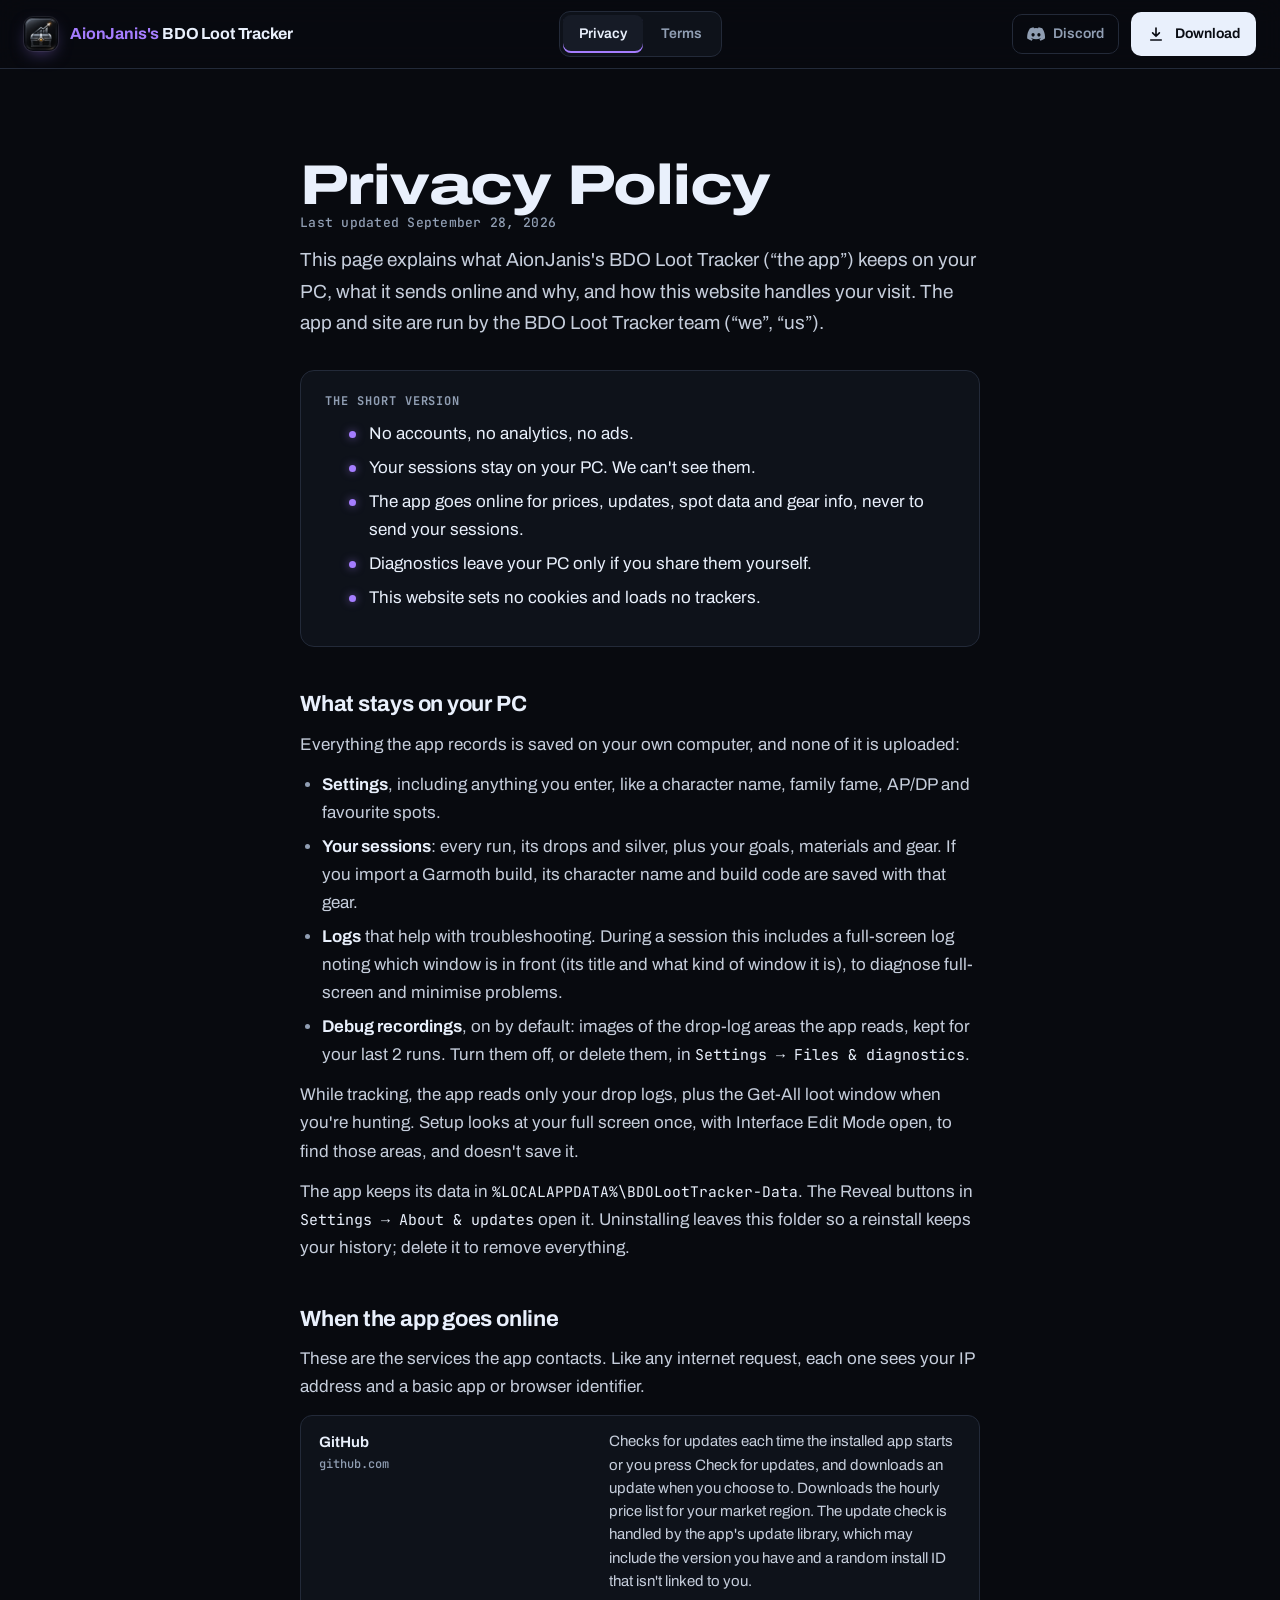
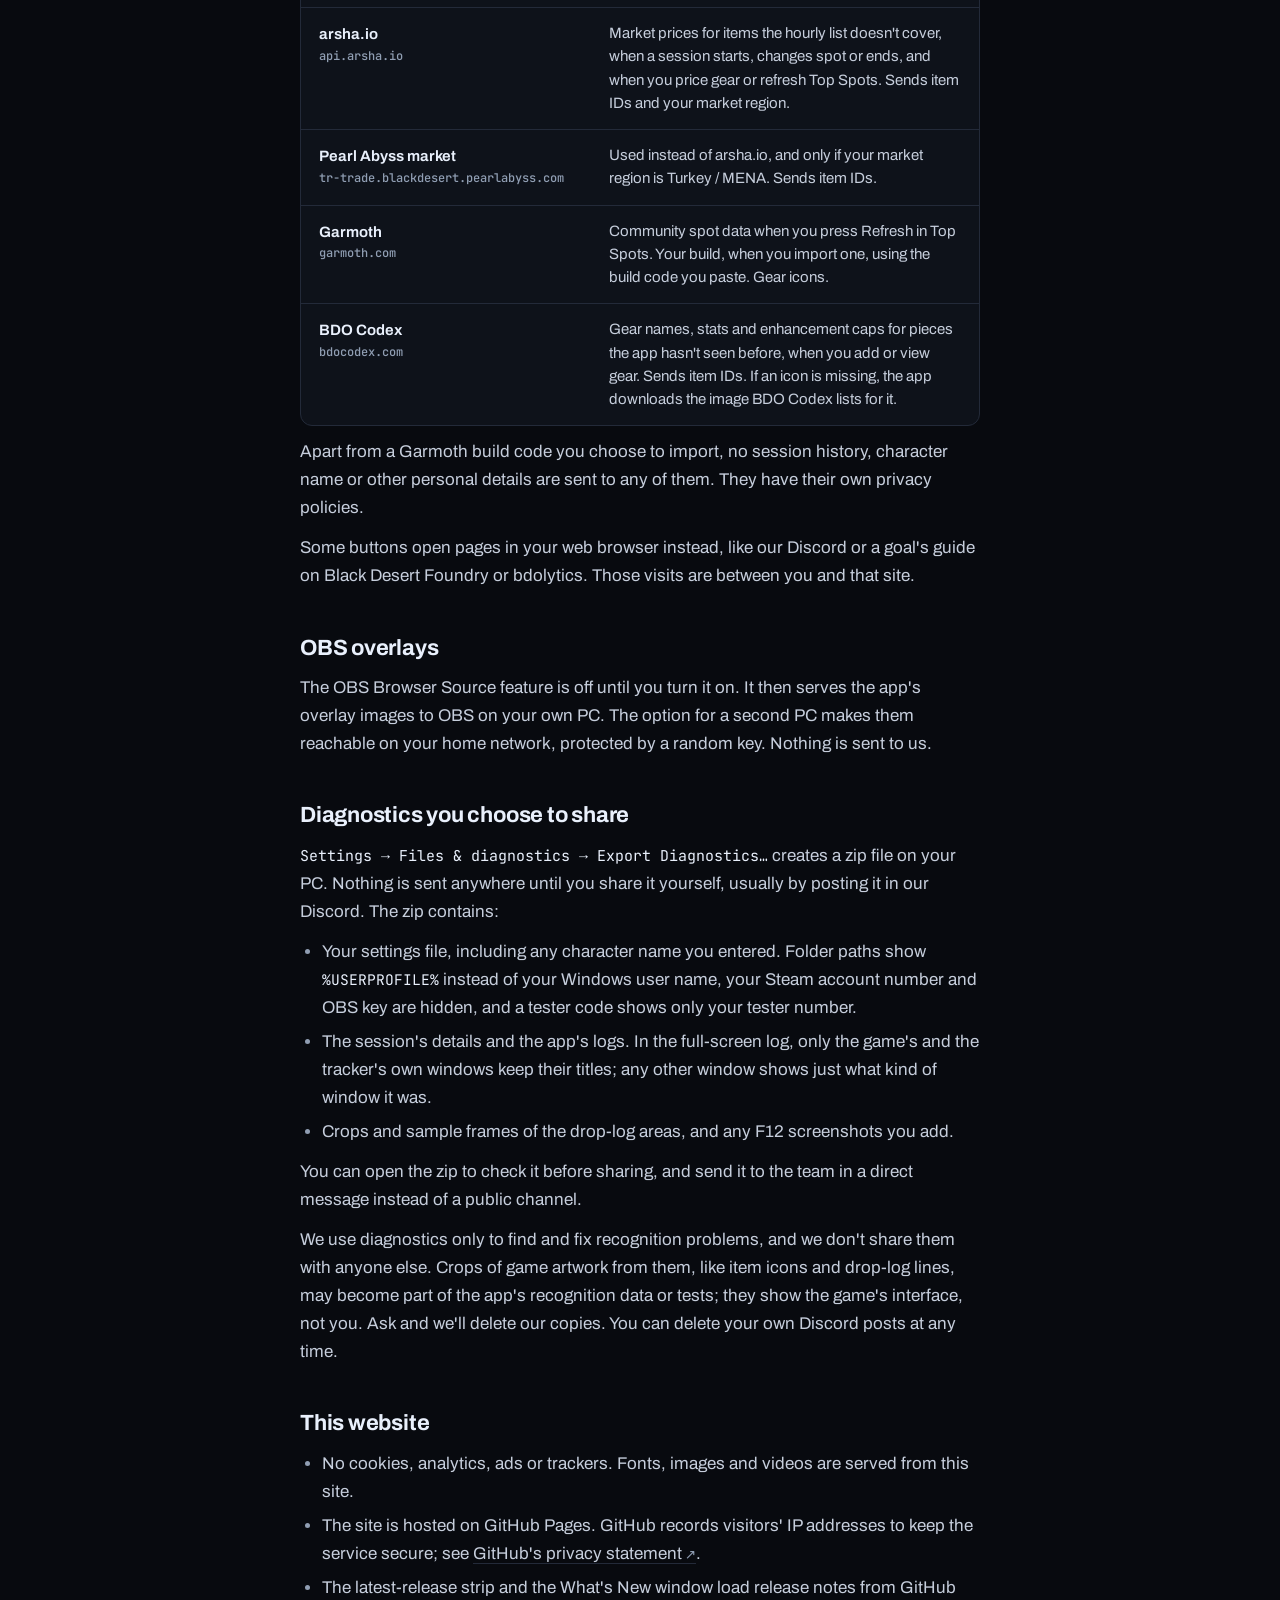
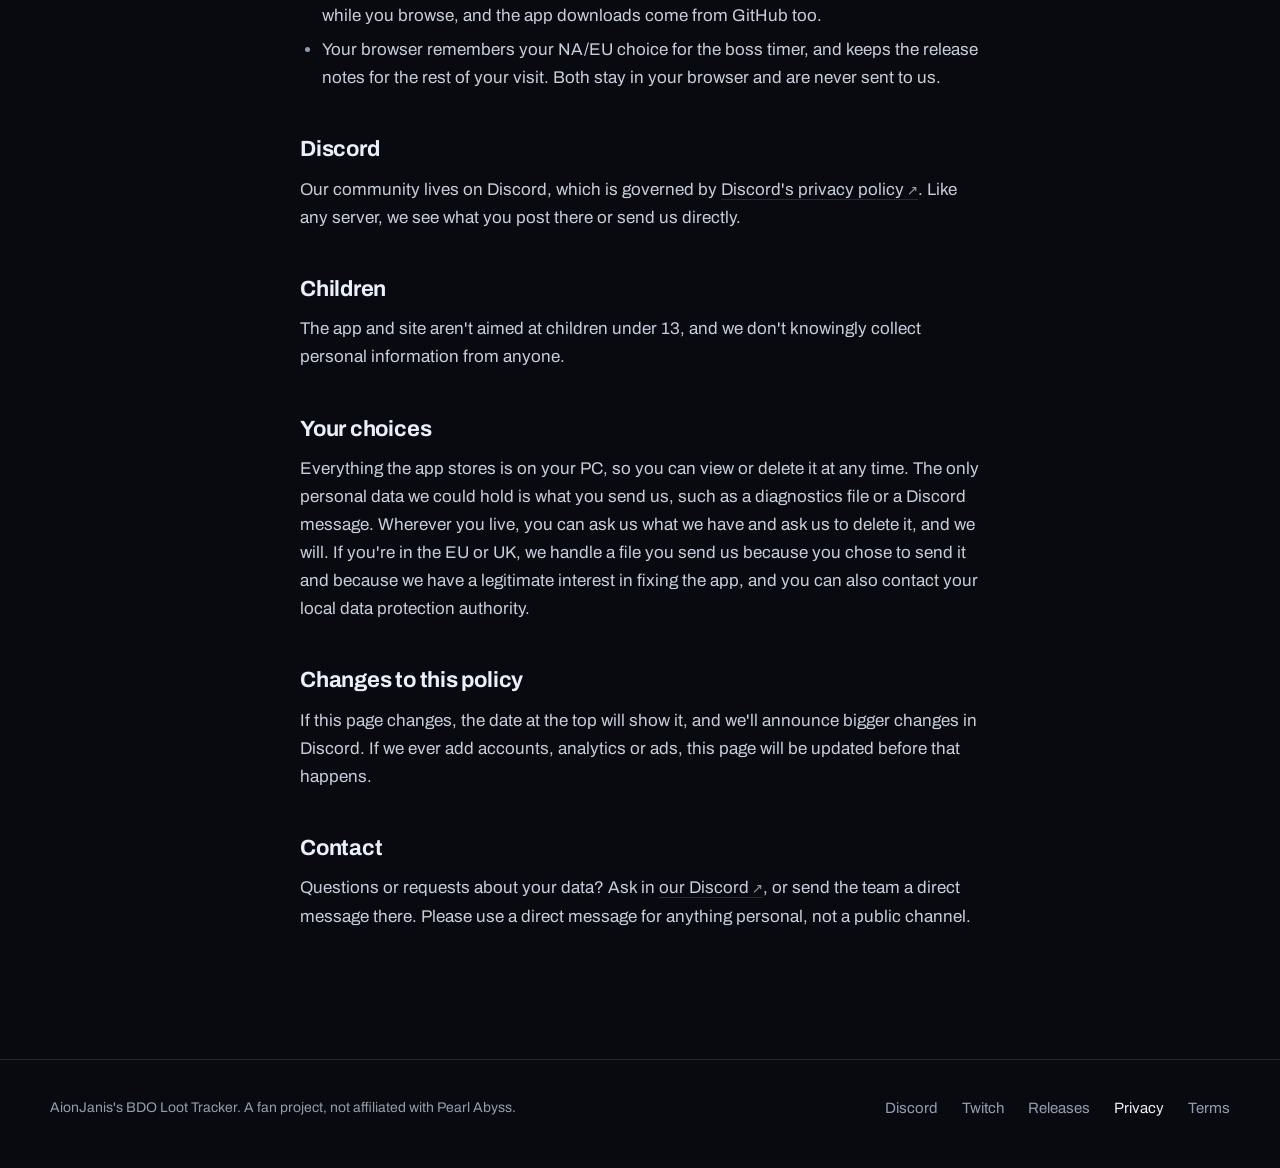
<file: privacy.html>
<!doctype html>
<html lang="en">
<head>
<meta charset="utf-8">
<meta name="viewport" content="width=device-width, initial-scale=1">
<title>Privacy Policy · AionJanis's BDO Loot Tracker</title>
<meta name="description" content="What AionJanis's BDO Loot Tracker keeps on your PC, what it sends online and why, and how the website handles your visit. No accounts, no analytics, no ads.">
<meta name="robots" content="index, follow">
<link rel="canonical" href="https://bdoloottracker.com/privacy.html">
<meta name="color-scheme" content="dark">
<meta name="theme-color" content="#080A0F">
<link rel="icon" href="assets/favicon.ico">
<link rel="stylesheet" href="assets/fonts/fonts.css">
<link rel="stylesheet" href="assets/legal.css">
</head>
<body>

<header class="nav">
  <div class="wrap">
    <a class="brand" href="./" aria-label="AionJanis's BDO Loot Tracker, home">
      <img src="assets/logo.webp" alt="" width="34" height="34">
      <span><b>AionJanis's</b> BDO Loot Tracker</span>
    </a>
    <nav class="seg" aria-label="Legal">
      <ul>
        <li><a href="privacy.html" aria-current="page">Privacy</a></li>
        <li><a href="terms.html">Terms</a></li>
      </ul>
    </nav>
    <div class="nav-end">
      <a class="nav-ghost" href="https://discord.gg/qTBkN2mbkU" rel="noopener" aria-label="Discord"><svg viewBox="0 0 24 24" fill="currentColor" aria-hidden="true"><path d="M20.3 4.4A19.6 19.6 0 0 0 15.4 3l-.6 1.3a18.2 18.2 0 0 0-5.5 0L8.7 3a19.5 19.5 0 0 0-4.9 1.5C.7 9.1-.1 13.6.3 18a19.8 19.8 0 0 0 6 3l1.3-2a12.8 12.8 0 0 1-2-1l.5-.4a14 14 0 0 0 12 0l.5.4-2 1 1.3 2a19.7 19.7 0 0 0 6-3c.5-5.1-.8-9.6-3.6-13.6ZM8.1 15.3c-1.2 0-2.1-1.1-2.1-2.4s.9-2.4 2.1-2.4 2.2 1.1 2.1 2.4c0 1.3-.9 2.4-2.1 2.4Zm7.8 0c-1.2 0-2.1-1.1-2.1-2.4s.9-2.4 2.1-2.4 2.2 1.1 2.1 2.4c0 1.3-.9 2.4-2.1 2.4Z"/></svg><span>Discord</span></a>
      <a class="btn" href="./#download"><svg viewBox="0 0 24 24" fill="none" stroke="currentColor" stroke-width="2.2" stroke-linecap="round" stroke-linejoin="round" aria-hidden="true"><path d="M12 4v11m0 0-4.5-4.5M12 15l4.5-4.5M5 20h14"/></svg><span>Download</span></a>
    </div>
  </div>
</header>

<main class="doc" id="top">
  <h1>Privacy Policy</h1>
  <p class="updated">Last updated September 28, 2026</p>
  <p class="intro">This page explains what AionJanis's BDO Loot Tracker (“the app”) keeps on your PC, what it sends online and why, and how this website handles your visit. The app and site are run by the BDO Loot Tracker team (“we”, “us”).</p>

  <div class="gist">
    <h2>The short version</h2>
    <ul>
      <li>No accounts, no analytics, no ads.</li>
      <li>Your sessions stay on your PC. We can't see them.</li>
      <li>The app goes online for prices, updates, spot data and gear info, never to send your sessions.</li>
      <li>Diagnostics leave your PC only if you share them yourself.</li>
      <li>This website sets no cookies and loads no trackers.</li>
    </ul>
  </div>

  <section id="on-your-pc">
    <h2>What stays on your PC</h2>
    <p>Everything the app records is saved on your own computer, and none of it is uploaded:</p>
    <ul>
      <li><strong>Settings</strong>, including anything you enter, like a character name, family fame, AP/DP and favourite spots.</li>
      <li><strong>Your sessions</strong>: every run, its drops and silver, plus your goals, materials and gear. If you import a Garmoth build, its character name and build code are saved with that gear.</li>
      <li><strong>Logs</strong> that help with troubleshooting. During a session this includes a full-screen log noting which window is in front (its title and what kind of window it is), to diagnose full-screen and minimise problems.</li>
      <li><strong>Debug recordings</strong>, on by default: images of the drop-log areas the app reads, kept for your last 2 runs. Turn them off, or delete them, in <kbd>Settings → Files &amp; diagnostics</kbd>.</li>
    </ul>
    <p>While tracking, the app reads only your drop logs, plus the Get-All loot window when you're hunting. Setup looks at your full screen once, with Interface Edit Mode open, to find those areas, and doesn't save it.</p>
    <p>The app keeps its data in <code>%LOCALAPPDATA%\BDOLootTracker-Data</code>. The Reveal buttons in <kbd>Settings → About &amp; updates</kbd> open it. Uninstalling leaves this folder so a reinstall keeps your history; delete it to remove everything.</p>
  </section>

  <section id="online">
    <h2>When the app goes online</h2>
    <p>These are the services the app contacts. Like any internet request, each one sees your IP address and a basic app or browser identifier.</p>
    <dl class="svc">
      <div>
        <dt>GitHub<span>github.com</span></dt>
        <dd>Checks for updates each time the installed app starts or you press Check for updates, and downloads an update when you choose to. Downloads the hourly price list for your market region. The update check is handled by the app's update library, which may include the version you have and a random install ID that isn't linked to you.</dd>
      </div>
      <div>
        <dt>arsha.io<span>api.arsha.io</span></dt>
        <dd>Market prices for items the hourly list doesn't cover, when a session starts, changes spot or ends, and when you price gear or refresh Top Spots. Sends item IDs and your market region.</dd>
      </div>
      <div>
        <dt>Pearl Abyss market<span>tr-trade.blackdesert.pearlabyss.com</span></dt>
        <dd>Used instead of arsha.io, and only if your market region is Turkey / MENA. Sends item IDs.</dd>
      </div>
      <div>
        <dt>Garmoth<span>garmoth.com</span></dt>
        <dd>Community spot data when you press Refresh in Top Spots. Your build, when you import one, using the build code you paste. Gear icons.</dd>
      </div>
      <div>
        <dt>BDO Codex<span>bdocodex.com</span></dt>
        <dd>Gear names, stats and enhancement caps for pieces the app hasn't seen before, when you add or view gear. Sends item IDs. If an icon is missing, the app downloads the image BDO Codex lists for it.</dd>
      </div>
    </dl>
    <p>Apart from a Garmoth build code you choose to import, no session history, character name or other personal details are sent to any of them. They have their own privacy policies.</p>
    <p>Some buttons open pages in your web browser instead, like our Discord or a goal's guide on Black Desert Foundry or bdolytics. Those visits are between you and that site.</p>
  </section>

  <section id="obs">
    <h2>OBS overlays</h2>
    <p>The OBS Browser Source feature is off until you turn it on. It then serves the app's overlay images to OBS on your own PC. The option for a second PC makes them reachable on your home network, protected by a random key. Nothing is sent to us.</p>
  </section>

  <section id="diagnostics">
    <h2>Diagnostics you choose to share</h2>
    <p><kbd>Settings → Files &amp; diagnostics → Export Diagnostics…</kbd> creates a zip file on your PC. Nothing is sent anywhere until you share it yourself, usually by posting it in our Discord. The zip contains:</p>
    <ul>
      <li>Your settings file, including any character name you entered. Folder paths show <code>%USERPROFILE%</code> instead of your Windows user name, your Steam account number and OBS key are hidden, and a tester code shows only your tester number.</li>
      <li>The session's details and the app's logs. In the full-screen log, only the game's and the tracker's own windows keep their titles; any other window shows just what kind of window it was.</li>
      <li>Crops and sample frames of the drop-log areas, and any F12 screenshots you add.</li>
    </ul>
    <p>You can open the zip to check it before sharing, and send it to the team in a direct message instead of a public channel.</p>
    <p>We use diagnostics only to find and fix recognition problems, and we don't share them with anyone else. Crops of game artwork from them, like item icons and drop-log lines, may become part of the app's recognition data or tests; they show the game's interface, not you. Ask and we'll delete our copies. You can delete your own Discord posts at any time.</p>
  </section>

  <section id="website">
    <h2>This website</h2>
    <ul>
      <li>No cookies, analytics, ads or trackers. Fonts, images and videos are served from this site.</li>
      <li>The site is hosted on GitHub Pages. GitHub records visitors' IP addresses to keep the service secure; see <a href="https://docs.github.com/en/site-policy/privacy-policies/github-general-privacy-statement" rel="noopener">GitHub's privacy statement</a>.</li>
      <li>The latest-release strip and the What's New window load release notes from GitHub while you browse, and the app downloads come from GitHub too.</li>
      <li>Your browser remembers your NA/EU choice for the boss timer, and keeps the release notes for the rest of your visit. Both stay in your browser and are never sent to us.</li>
    </ul>
  </section>

  <section id="discord">
    <h2>Discord</h2>
    <p>Our community lives on Discord, which is governed by <a href="https://discord.com/privacy" rel="noopener">Discord's privacy policy</a>. Like any server, we see what you post there or send us directly.</p>
  </section>

  <section id="children">
    <h2>Children</h2>
    <p>The app and site aren't aimed at children under 13, and we don't knowingly collect personal information from anyone.</p>
  </section>

  <section id="rights">
    <h2>Your choices</h2>
    <p>Everything the app stores is on your PC, so you can view or delete it at any time. The only personal data we could hold is what you send us, such as a diagnostics file or a Discord message. Wherever you live, you can ask us what we have and ask us to delete it, and we will. If you're in the EU or UK, we handle a file you send us because you chose to send it and because we have a legitimate interest in fixing the app, and you can also contact your local data protection authority.</p>
  </section>

  <section id="changes">
    <h2>Changes to this policy</h2>
    <p>If this page changes, the date at the top will show it, and we'll announce bigger changes in Discord. If we ever add accounts, analytics or ads, this page will be updated before that happens.</p>
  </section>

  <section id="contact">
    <h2>Contact</h2>
    <p>Questions or requests about your data? Ask in <a href="https://discord.gg/qTBkN2mbkU" rel="noopener">our Discord</a>, or send the team a direct message there. Please use a direct message for anything personal, not a public channel.</p>
  </section>
</main>

<footer>
  <div class="wrap">
    <p>AionJanis's BDO Loot Tracker. A fan project, not affiliated with Pearl Abyss.</p>
    <nav aria-label="Footer">
      <a href="https://discord.gg/qTBkN2mbkU" rel="noopener">Discord</a>
      <a href="https://www.twitch.tv/aionjanis" rel="noopener">Twitch</a>
      <a href="https://github.com/iterexdev/bdo-tracker-releases/releases" rel="noopener">Releases</a>
      <a href="privacy.html" aria-current="page">Privacy</a>
      <a href="terms.html">Terms</a>
    </nav>
  </div>
</footer>

</body>
</html>
</file>
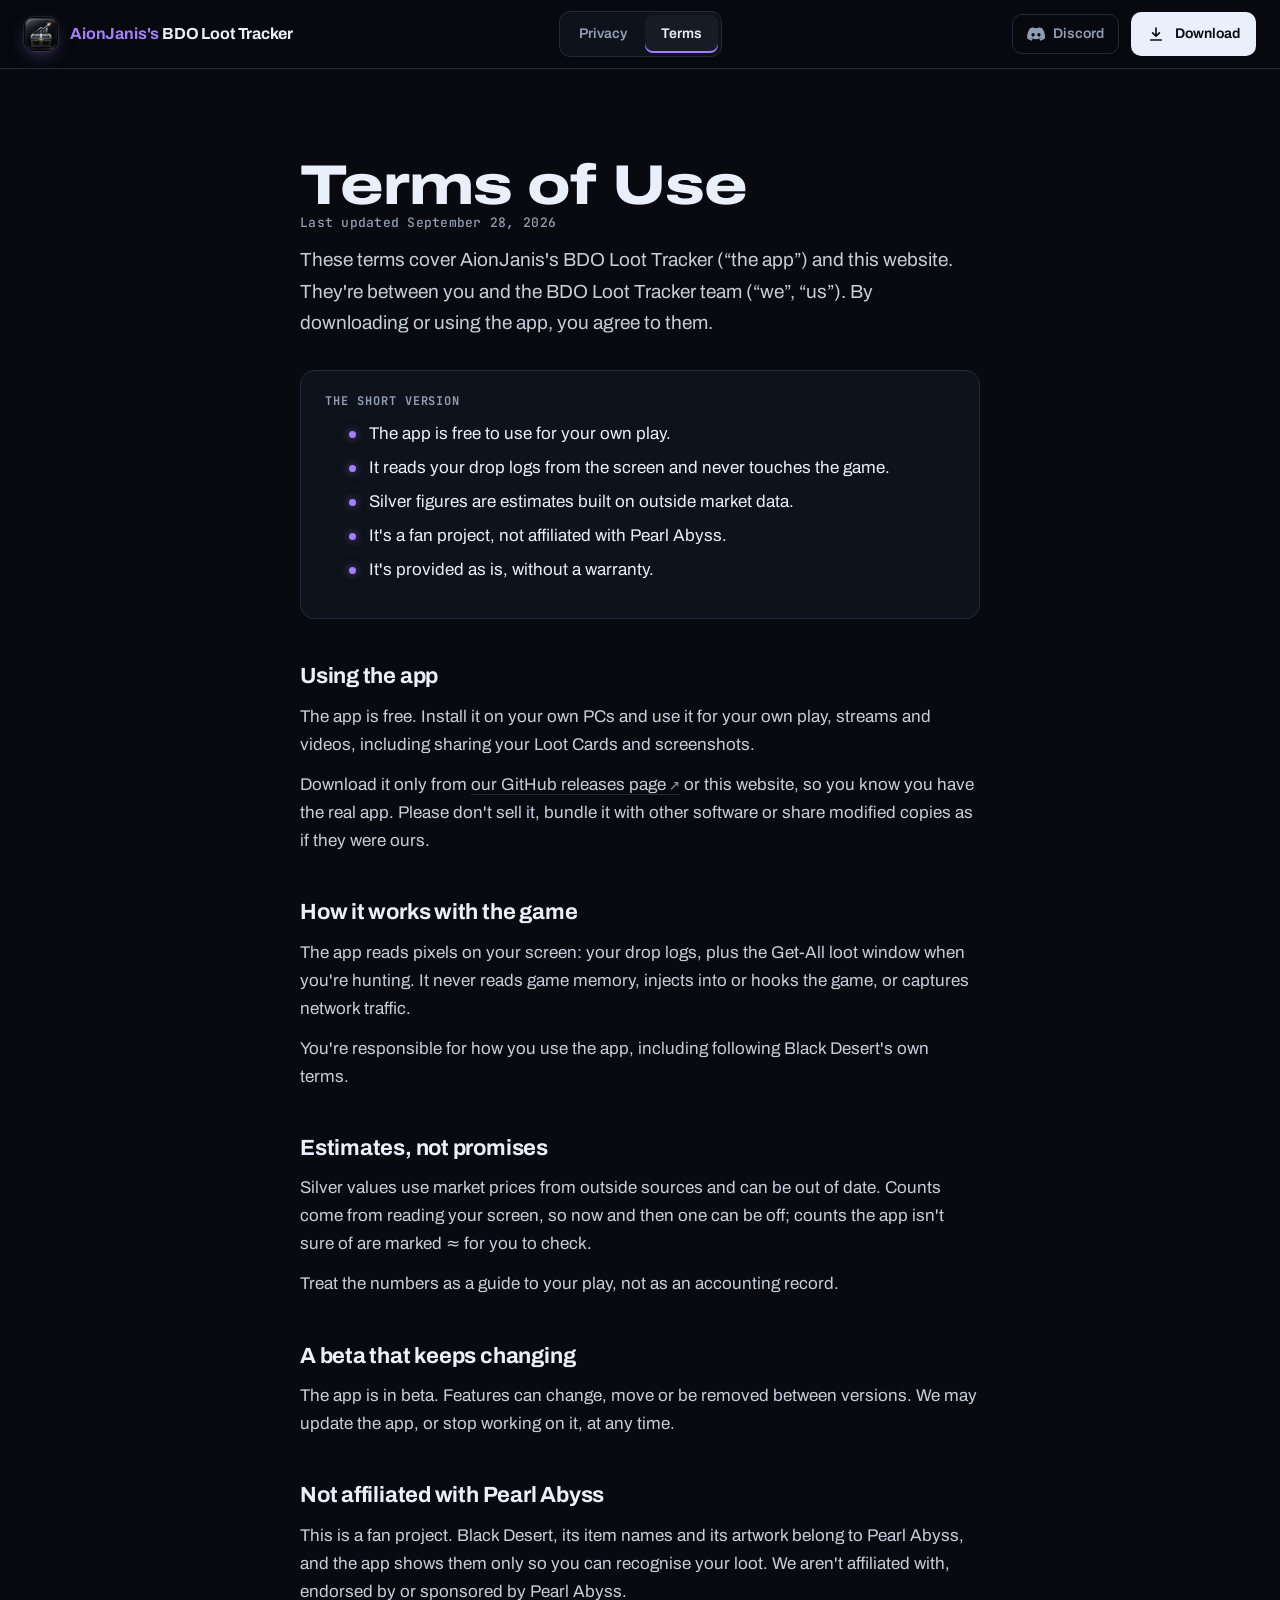
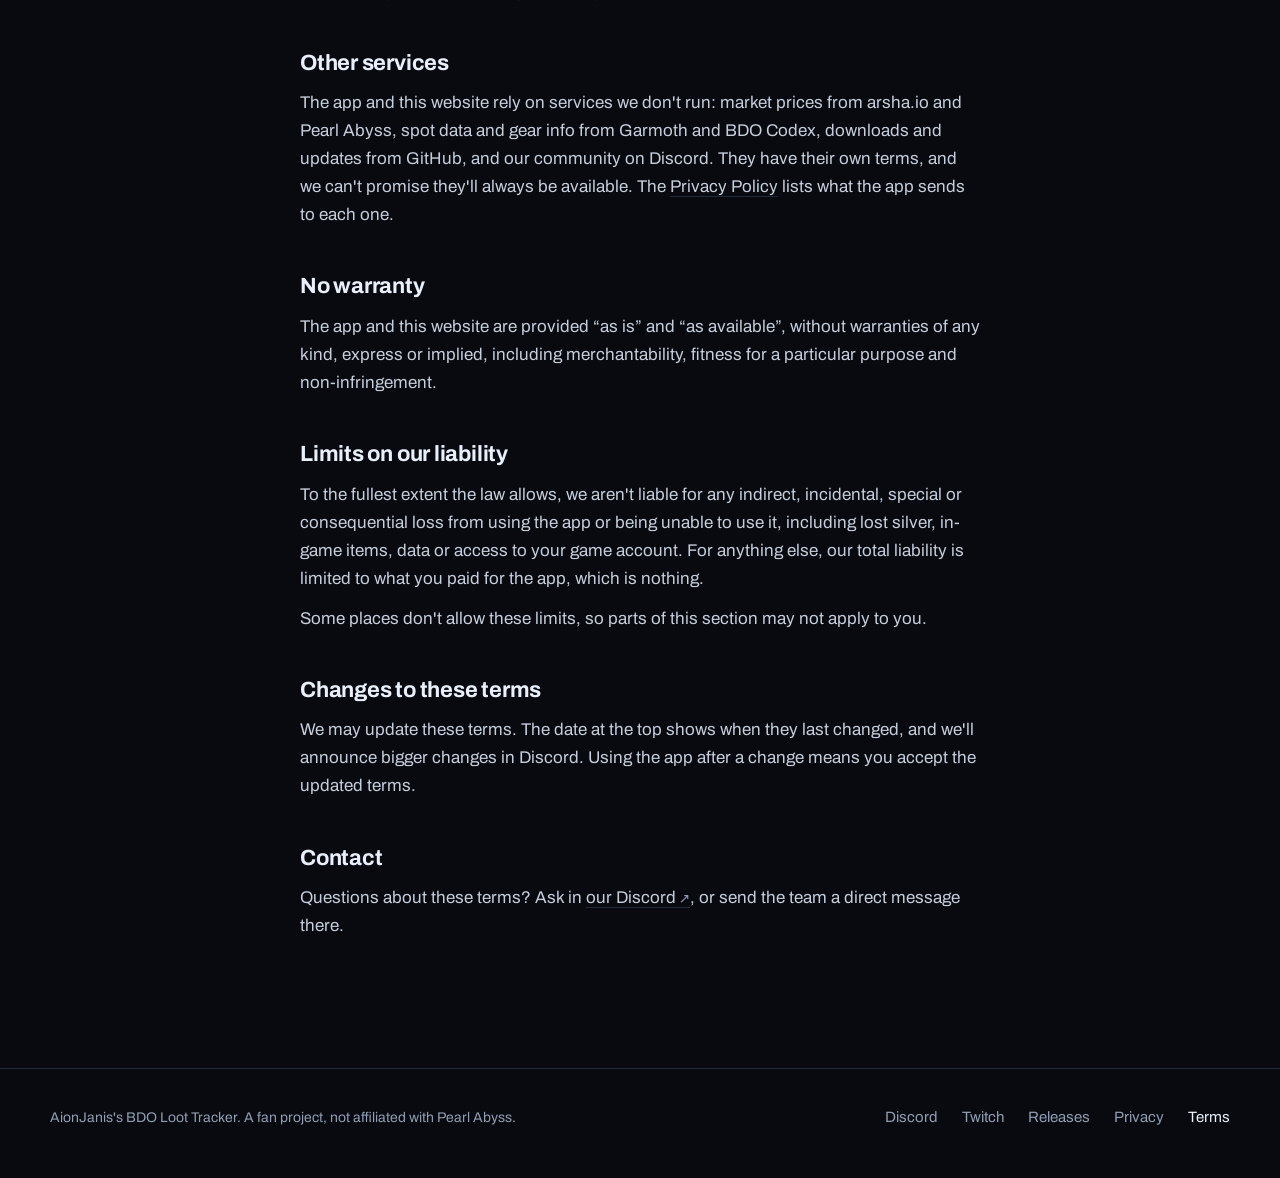
<file: terms.html>
<!doctype html>
<html lang="en">
<head>
<meta charset="utf-8">
<meta name="viewport" content="width=device-width, initial-scale=1">
<title>Terms of Use · AionJanis's BDO Loot Tracker</title>
<meta name="description" content="The terms for using AionJanis's BDO Loot Tracker, a free fan-made Windows app for Black Desert, and its website.">
<meta name="robots" content="index, follow">
<link rel="canonical" href="https://bdoloottracker.com/terms.html">
<meta name="color-scheme" content="dark">
<meta name="theme-color" content="#080A0F">
<link rel="icon" href="assets/favicon.ico">
<link rel="stylesheet" href="assets/fonts/fonts.css">
<link rel="stylesheet" href="assets/legal.css">
</head>
<body>

<header class="nav">
  <div class="wrap">
    <a class="brand" href="./" aria-label="AionJanis's BDO Loot Tracker, home">
      <img src="assets/logo.webp" alt="" width="34" height="34">
      <span><b>AionJanis's</b> BDO Loot Tracker</span>
    </a>
    <nav class="seg" aria-label="Legal">
      <ul>
        <li><a href="privacy.html">Privacy</a></li>
        <li><a href="terms.html" aria-current="page">Terms</a></li>
      </ul>
    </nav>
    <div class="nav-end">
      <a class="nav-ghost" href="https://discord.gg/qTBkN2mbkU" rel="noopener" aria-label="Discord"><svg viewBox="0 0 24 24" fill="currentColor" aria-hidden="true"><path d="M20.3 4.4A19.6 19.6 0 0 0 15.4 3l-.6 1.3a18.2 18.2 0 0 0-5.5 0L8.7 3a19.5 19.5 0 0 0-4.9 1.5C.7 9.1-.1 13.6.3 18a19.8 19.8 0 0 0 6 3l1.3-2a12.8 12.8 0 0 1-2-1l.5-.4a14 14 0 0 0 12 0l.5.4-2 1 1.3 2a19.7 19.7 0 0 0 6-3c.5-5.1-.8-9.6-3.6-13.6ZM8.1 15.3c-1.2 0-2.1-1.1-2.1-2.4s.9-2.4 2.1-2.4 2.2 1.1 2.1 2.4c0 1.3-.9 2.4-2.1 2.4Zm7.8 0c-1.2 0-2.1-1.1-2.1-2.4s.9-2.4 2.1-2.4 2.2 1.1 2.1 2.4c0 1.3-.9 2.4-2.1 2.4Z"/></svg><span>Discord</span></a>
      <a class="btn" href="./#download"><svg viewBox="0 0 24 24" fill="none" stroke="currentColor" stroke-width="2.2" stroke-linecap="round" stroke-linejoin="round" aria-hidden="true"><path d="M12 4v11m0 0-4.5-4.5M12 15l4.5-4.5M5 20h14"/></svg><span>Download</span></a>
    </div>
  </div>
</header>

<main class="doc" id="top">
  <h1>Terms of Use</h1>
  <p class="updated">Last updated September 28, 2026</p>
  <p class="intro">These terms cover AionJanis's BDO Loot Tracker (“the app”) and this website. They're between you and the BDO Loot Tracker team (“we”, “us”). By downloading or using the app, you agree to them.</p>

  <div class="gist">
    <h2>The short version</h2>
    <ul>
      <li>The app is free to use for your own play.</li>
      <li>It reads your drop logs from the screen and never touches the game.</li>
      <li>Silver figures are estimates built on outside market data.</li>
      <li>It's a fan project, not affiliated with Pearl Abyss.</li>
      <li>It's provided as is, without a warranty.</li>
    </ul>
  </div>

  <section id="use">
    <h2>Using the app</h2>
    <p>The app is free. Install it on your own PCs and use it for your own play, streams and videos, including sharing your Loot Cards and screenshots.</p>
    <p>Download it only from <a href="https://github.com/iterexdev/bdo-tracker-releases/releases" rel="noopener">our GitHub releases page</a> or this website, so you know you have the real app. Please don't sell it, bundle it with other software or share modified copies as if they were ours.</p>
  </section>

  <section id="game">
    <h2>How it works with the game</h2>
    <p>The app reads pixels on your screen: your drop logs, plus the Get-All loot window when you're hunting. It never reads game memory, injects into or hooks the game, or captures network traffic.</p>
    <p>You're responsible for how you use the app, including following Black Desert's own terms.</p>
  </section>

  <section id="estimates">
    <h2>Estimates, not promises</h2>
    <p>Silver values use market prices from outside sources and can be out of date. Counts come from reading your screen, so now and then one can be off; counts the app isn't sure of are marked ≈ for you to check.</p>
    <p>Treat the numbers as a guide to your play, not as an accounting record.</p>
  </section>

  <section id="beta">
    <h2>A beta that keeps changing</h2>
    <p>The app is in beta. Features can change, move or be removed between versions. We may update the app, or stop working on it, at any time.</p>
  </section>

  <section id="pearl-abyss">
    <h2>Not affiliated with Pearl Abyss</h2>
    <p>This is a fan project. Black Desert, its item names and its artwork belong to Pearl Abyss, and the app shows them only so you can recognise your loot. We aren't affiliated with, endorsed by or sponsored by Pearl Abyss.</p>
  </section>

  <section id="services">
    <h2>Other services</h2>
    <p>The app and this website rely on services we don't run: market prices from arsha.io and Pearl Abyss, spot data and gear info from Garmoth and BDO Codex, downloads and updates from GitHub, and our community on Discord. They have their own terms, and we can't promise they'll always be available. The <a href="privacy.html">Privacy Policy</a> lists what the app sends to each one.</p>
  </section>

  <section id="warranty">
    <h2>No warranty</h2>
    <p>The app and this website are provided “as is” and “as available”, without warranties of any kind, express or implied, including merchantability, fitness for a particular purpose and non-infringement.</p>
  </section>

  <section id="liability">
    <h2>Limits on our liability</h2>
    <p>To the fullest extent the law allows, we aren't liable for any indirect, incidental, special or consequential loss from using the app or being unable to use it, including lost silver, in-game items, data or access to your game account. For anything else, our total liability is limited to what you paid for the app, which is nothing.</p>
    <p>Some places don't allow these limits, so parts of this section may not apply to you.</p>
  </section>

  <section id="changes">
    <h2>Changes to these terms</h2>
    <p>We may update these terms. The date at the top shows when they last changed, and we'll announce bigger changes in Discord. Using the app after a change means you accept the updated terms.</p>
  </section>

  <section id="contact">
    <h2>Contact</h2>
    <p>Questions about these terms? Ask in <a href="https://discord.gg/qTBkN2mbkU" rel="noopener">our Discord</a>, or send the team a direct message there.</p>
  </section>
</main>

<footer>
  <div class="wrap">
    <p>AionJanis's BDO Loot Tracker. A fan project, not affiliated with Pearl Abyss.</p>
    <nav aria-label="Footer">
      <a href="https://discord.gg/qTBkN2mbkU" rel="noopener">Discord</a>
      <a href="https://www.twitch.tv/aionjanis" rel="noopener">Twitch</a>
      <a href="https://github.com/iterexdev/bdo-tracker-releases/releases" rel="noopener">Releases</a>
      <a href="privacy.html">Privacy</a>
      <a href="terms.html" aria-current="page">Terms</a>
    </nav>
  </div>
</footer>

</body>
</html>
</file>
<file: assets/fonts/fonts.css>
/* Archivo and JetBrains Mono, served from this site instead of Google
   Fonts so a visit makes no request to another company's servers.
   The @font-face rules are Google Fonts' own for
   family=Archivo:wdth,wght@62..125,400..800&family=JetBrains+Mono:wght@400;500;700
   with the file URLs made local; unicode-range means a browser only
   downloads the subsets a page actually uses. SIL Open Font License 1.1:
   OFL-Archivo.txt, OFL-JetBrainsMono.txt. */

/* Archivo, vietnamese */
@font-face {
  font-family: 'Archivo';
  font-style: normal;
  font-weight: 400 800;
  font-stretch: 62% 125%;
  font-display: swap;
  src: url(archivo-vietnamese.woff2) format('woff2');
  unicode-range: U+0102-0103, U+0110-0111, U+0128-0129, U+0168-0169, U+01A0-01A1, U+01AF-01B0, U+0300-0301, U+0303-0304, U+0308-0309, U+0323, U+0329, U+1EA0-1EF9, U+20AB;
}
/* Archivo, latin-ext */
@font-face {
  font-family: 'Archivo';
  font-style: normal;
  font-weight: 400 800;
  font-stretch: 62% 125%;
  font-display: swap;
  src: url(archivo-latin-ext.woff2) format('woff2');
  unicode-range: U+0100-02BA, U+02BD-02C5, U+02C7-02CC, U+02CE-02D7, U+02DD-02FF, U+0304, U+0308, U+0329, U+1D00-1DBF, U+1E00-1E9F, U+1EF2-1EFF, U+2020, U+20A0-20AB, U+20AD-20C0, U+2113, U+2C60-2C7F, U+A720-A7FF;
}
/* Archivo, latin */
@font-face {
  font-family: 'Archivo';
  font-style: normal;
  font-weight: 400 800;
  font-stretch: 62% 125%;
  font-display: swap;
  src: url(archivo-latin.woff2) format('woff2');
  unicode-range: U+0000-00FF, U+0131, U+0152-0153, U+02BB-02BC, U+02C6, U+02DA, U+02DC, U+0304, U+0308, U+0329, U+2000-206F, U+20AC, U+2122, U+2191, U+2193, U+2212, U+2215, U+FEFF, U+FFFD;
}
/* JetBrains Mono, cyrillic-ext */
@font-face {
  font-family: 'JetBrains Mono';
  font-style: normal;
  font-weight: 400;
  font-display: swap;
  src: url(jetbrains-mono-cyrillic-ext.woff2) format('woff2');
  unicode-range: U+0460-052F, U+1C80-1C8A, U+20B4, U+2DE0-2DFF, U+A640-A69F, U+FE2E-FE2F;
}
/* JetBrains Mono, cyrillic */
@font-face {
  font-family: 'JetBrains Mono';
  font-style: normal;
  font-weight: 400;
  font-display: swap;
  src: url(jetbrains-mono-cyrillic.woff2) format('woff2');
  unicode-range: U+0301, U+0400-045F, U+0490-0491, U+04B0-04B1, U+2116;
}
/* JetBrains Mono, greek */
@font-face {
  font-family: 'JetBrains Mono';
  font-style: normal;
  font-weight: 400;
  font-display: swap;
  src: url(jetbrains-mono-greek.woff2) format('woff2');
  unicode-range: U+0370-0377, U+037A-037F, U+0384-038A, U+038C, U+038E-03A1, U+03A3-03FF;
}
/* JetBrains Mono, vietnamese */
@font-face {
  font-family: 'JetBrains Mono';
  font-style: normal;
  font-weight: 400;
  font-display: swap;
  src: url(jetbrains-mono-vietnamese.woff2) format('woff2');
  unicode-range: U+0102-0103, U+0110-0111, U+0128-0129, U+0168-0169, U+01A0-01A1, U+01AF-01B0, U+0300-0301, U+0303-0304, U+0308-0309, U+0323, U+0329, U+1EA0-1EF9, U+20AB;
}
/* JetBrains Mono, latin-ext */
@font-face {
  font-family: 'JetBrains Mono';
  font-style: normal;
  font-weight: 400;
  font-display: swap;
  src: url(jetbrains-mono-latin-ext.woff2) format('woff2');
  unicode-range: U+0100-02BA, U+02BD-02C5, U+02C7-02CC, U+02CE-02D7, U+02DD-02FF, U+0304, U+0308, U+0329, U+1D00-1DBF, U+1E00-1E9F, U+1EF2-1EFF, U+2020, U+20A0-20AB, U+20AD-20C0, U+2113, U+2C60-2C7F, U+A720-A7FF;
}
/* JetBrains Mono, latin */
@font-face {
  font-family: 'JetBrains Mono';
  font-style: normal;
  font-weight: 400;
  font-display: swap;
  src: url(jetbrains-mono-latin.woff2) format('woff2');
  unicode-range: U+0000-00FF, U+0131, U+0152-0153, U+02BB-02BC, U+02C6, U+02DA, U+02DC, U+0304, U+0308, U+0329, U+2000-206F, U+20AC, U+2122, U+2191, U+2193, U+2212, U+2215, U+FEFF, U+FFFD;
}
/* JetBrains Mono, cyrillic-ext */
@font-face {
  font-family: 'JetBrains Mono';
  font-style: normal;
  font-weight: 500;
  font-display: swap;
  src: url(jetbrains-mono-cyrillic-ext.woff2) format('woff2');
  unicode-range: U+0460-052F, U+1C80-1C8A, U+20B4, U+2DE0-2DFF, U+A640-A69F, U+FE2E-FE2F;
}
/* JetBrains Mono, cyrillic */
@font-face {
  font-family: 'JetBrains Mono';
  font-style: normal;
  font-weight: 500;
  font-display: swap;
  src: url(jetbrains-mono-cyrillic.woff2) format('woff2');
  unicode-range: U+0301, U+0400-045F, U+0490-0491, U+04B0-04B1, U+2116;
}
/* JetBrains Mono, greek */
@font-face {
  font-family: 'JetBrains Mono';
  font-style: normal;
  font-weight: 500;
  font-display: swap;
  src: url(jetbrains-mono-greek.woff2) format('woff2');
  unicode-range: U+0370-0377, U+037A-037F, U+0384-038A, U+038C, U+038E-03A1, U+03A3-03FF;
}
/* JetBrains Mono, vietnamese */
@font-face {
  font-family: 'JetBrains Mono';
  font-style: normal;
  font-weight: 500;
  font-display: swap;
  src: url(jetbrains-mono-vietnamese.woff2) format('woff2');
  unicode-range: U+0102-0103, U+0110-0111, U+0128-0129, U+0168-0169, U+01A0-01A1, U+01AF-01B0, U+0300-0301, U+0303-0304, U+0308-0309, U+0323, U+0329, U+1EA0-1EF9, U+20AB;
}
/* JetBrains Mono, latin-ext */
@font-face {
  font-family: 'JetBrains Mono';
  font-style: normal;
  font-weight: 500;
  font-display: swap;
  src: url(jetbrains-mono-latin-ext.woff2) format('woff2');
  unicode-range: U+0100-02BA, U+02BD-02C5, U+02C7-02CC, U+02CE-02D7, U+02DD-02FF, U+0304, U+0308, U+0329, U+1D00-1DBF, U+1E00-1E9F, U+1EF2-1EFF, U+2020, U+20A0-20AB, U+20AD-20C0, U+2113, U+2C60-2C7F, U+A720-A7FF;
}
/* JetBrains Mono, latin */
@font-face {
  font-family: 'JetBrains Mono';
  font-style: normal;
  font-weight: 500;
  font-display: swap;
  src: url(jetbrains-mono-latin.woff2) format('woff2');
  unicode-range: U+0000-00FF, U+0131, U+0152-0153, U+02BB-02BC, U+02C6, U+02DA, U+02DC, U+0304, U+0308, U+0329, U+2000-206F, U+20AC, U+2122, U+2191, U+2193, U+2212, U+2215, U+FEFF, U+FFFD;
}
/* JetBrains Mono, cyrillic-ext */
@font-face {
  font-family: 'JetBrains Mono';
  font-style: normal;
  font-weight: 700;
  font-display: swap;
  src: url(jetbrains-mono-cyrillic-ext.woff2) format('woff2');
  unicode-range: U+0460-052F, U+1C80-1C8A, U+20B4, U+2DE0-2DFF, U+A640-A69F, U+FE2E-FE2F;
}
/* JetBrains Mono, cyrillic */
@font-face {
  font-family: 'JetBrains Mono';
  font-style: normal;
  font-weight: 700;
  font-display: swap;
  src: url(jetbrains-mono-cyrillic.woff2) format('woff2');
  unicode-range: U+0301, U+0400-045F, U+0490-0491, U+04B0-04B1, U+2116;
}
/* JetBrains Mono, greek */
@font-face {
  font-family: 'JetBrains Mono';
  font-style: normal;
  font-weight: 700;
  font-display: swap;
  src: url(jetbrains-mono-greek.woff2) format('woff2');
  unicode-range: U+0370-0377, U+037A-037F, U+0384-038A, U+038C, U+038E-03A1, U+03A3-03FF;
}
/* JetBrains Mono, vietnamese */
@font-face {
  font-family: 'JetBrains Mono';
  font-style: normal;
  font-weight: 700;
  font-display: swap;
  src: url(jetbrains-mono-vietnamese.woff2) format('woff2');
  unicode-range: U+0102-0103, U+0110-0111, U+0128-0129, U+0168-0169, U+01A0-01A1, U+01AF-01B0, U+0300-0301, U+0303-0304, U+0308-0309, U+0323, U+0329, U+1EA0-1EF9, U+20AB;
}
/* JetBrains Mono, latin-ext */
@font-face {
  font-family: 'JetBrains Mono';
  font-style: normal;
  font-weight: 700;
  font-display: swap;
  src: url(jetbrains-mono-latin-ext.woff2) format('woff2');
  unicode-range: U+0100-02BA, U+02BD-02C5, U+02C7-02CC, U+02CE-02D7, U+02DD-02FF, U+0304, U+0308, U+0329, U+1D00-1DBF, U+1E00-1E9F, U+1EF2-1EFF, U+2020, U+20A0-20AB, U+20AD-20C0, U+2113, U+2C60-2C7F, U+A720-A7FF;
}
/* JetBrains Mono, latin */
@font-face {
  font-family: 'JetBrains Mono';
  font-style: normal;
  font-weight: 700;
  font-display: swap;
  src: url(jetbrains-mono-latin.woff2) format('woff2');
  unicode-range: U+0000-00FF, U+0131, U+0152-0153, U+02BB-02BC, U+02C6, U+02DA, U+02DC, U+0304, U+0308, U+0329, U+2000-206F, U+20AC, U+2122, U+2191, U+2193, U+2212, U+2215, U+FEFF, U+FFFD;
}
</file>
<file: assets/legal.css>
/* Privacy and Terms pages. Same tokens, nav and footer as index.html (whose
   CSS is inline there), cut down to what a reading page needs: one text
   column, the section pill switching between the two pages. */
:root{
  --floor:#080A0F;
  --surface:#0E121A;
  --raise:#161B26;
  --rule:#232A39;
  --text:#C6CEDC;
  --dim:#909EB3;
  --silver:#E9F0FC;
  --violet:#A57DFF;
  --sans:"Archivo",system-ui,sans-serif;
  --mono:"JetBrains Mono",ui-monospace,monospace;
  --gutter:clamp(16px,4vw,40px);
}
*{box-sizing:border-box}
html{-webkit-text-size-adjust:100%}
body{margin:0;background:var(--floor);color:var(--text);font:400 17px/1.65 var(--sans);font-stretch:100%}
a{color:inherit}
:focus-visible{outline:2px solid var(--violet);outline-offset:3px;border-radius:4px}
.wrap{max-width:calc(1180px + 2 * var(--gutter));margin:0 auto;padding:0 var(--gutter)}

.btn{display:inline-flex;align-items:center;gap:10px;padding:10px 16px;border-radius:10px;font-weight:650;font-size:14px;text-decoration:none;background:var(--silver);color:#0A0D14;transition:transform .15s ease,background .15s ease}
.btn:hover{background:#fff;transform:translateY(-1px)}
.btn svg{width:18px;height:18px}

/* nav: index.html's bar, with the section pill switching Privacy / Terms */
.nav{position:sticky;top:0;z-index:20;border-bottom:1px solid var(--rule);background:rgba(8,10,15,.88);backdrop-filter:blur(14px) saturate(140%);-webkit-backdrop-filter:blur(14px) saturate(140%)}
.nav .wrap{display:grid;grid-template-columns:1fr auto 1fr;align-items:center;gap:18px;height:68px;max-width:none;padding:0 clamp(16px,2vw,24px)}
.brand{display:flex;align-items:center;gap:12px;text-decoration:none;min-width:0;justify-self:start}
.brand img{width:34px;height:34px;border-radius:9px;flex:none;box-shadow:0 0 0 1px rgba(255,255,255,.08),0 6px 18px -6px rgba(165,125,255,.55)}
.brand span{font-weight:700;color:var(--silver);font-size:16px;white-space:nowrap;overflow:hidden;text-overflow:ellipsis;letter-spacing:-.01em}
.brand b{color:var(--violet);font-weight:700}
.seg{padding:3px;border:1px solid var(--rule);border-radius:11px;background:var(--surface)}
.seg ul{display:flex;gap:2px;list-style:none;margin:0;padding:0}
.seg a{display:block;text-decoration:none;color:var(--dim);font-size:14px;font-weight:600;padding:7px 16px;border-radius:8px;transition:color .2s ease}
.seg a:hover{color:var(--silver)}
.seg a[aria-current]{color:var(--silver);background:var(--raise);box-shadow:inset 0 -2px 0 var(--violet)}
.nav-end{display:flex;align-items:center;gap:12px;justify-self:end}
.nav-ghost{display:inline-flex;align-items:center;gap:8px;height:40px;padding:0 14px;border:1px solid var(--rule);border-radius:10px;color:var(--dim);text-decoration:none;font-size:14px;font-weight:600;transition:color .2s ease,border-color .2s ease}
.nav-ghost:hover{color:var(--silver);border-color:#34405a}
.nav-ghost svg{width:18px;height:18px}
@media (max-width:900px){.brand span{display:none}}
@media (max-width:560px){.nav .wrap{gap:10px}.nav-ghost span,.btn span{display:none}.nav-ghost,.btn{padding:0 11px;height:40px}}

/* the reading column */
.doc{max-width:760px;margin:0 auto;padding:clamp(48px,8vw,88px) var(--gutter) 0}
.doc h1{margin:0;font-family:var(--sans);font-stretch:125%;font-weight:800;color:var(--silver);letter-spacing:-.02em;line-height:1.02;font-size:clamp(36px,5.4vw,56px)}
.updated{margin:20px 0 0;font:500 13px/1.4 var(--mono);letter-spacing:.02em;color:var(--dim)}
.intro{margin:26px 0 0;font-size:clamp(17px,1.6vw,19px)}
.gist{margin:32px 0 0;padding:22px 24px;border:1px solid var(--rule);border-radius:14px;background:var(--surface)}
.doc .gist h2{margin:0 0 10px;font:600 12px/1.4 var(--mono);letter-spacing:.08em;text-transform:uppercase;color:var(--dim)}
.gist ul{margin:0;padding:0;list-style:none}
.gist li{position:relative;padding-left:22px;margin:6px 0;color:var(--silver)}
.gist li::before{content:"";position:absolute;left:2px;top:.62em;width:7px;height:7px;border-radius:50%;background:var(--violet);box-shadow:0 0 8px rgba(165,125,255,.6)}
.doc section{margin-top:44px;scroll-margin-top:88px}
.doc h2{margin:0 0 12px;font-size:22px;line-height:1.25;font-weight:700;color:var(--silver);letter-spacing:-.01em}
.doc h3{margin:22px 0 6px;font-size:17px;font-weight:700;color:var(--silver)}
.doc p{margin:0 0 12px}
.doc ul{margin:0 0 12px;padding-left:22px}
.doc li{margin:6px 0}
.doc li::marker{color:var(--dim)}
.doc strong{color:var(--silver);font-weight:650}
.doc kbd{font-family:var(--mono);font-size:.88em;color:var(--silver)}
.doc code{font-family:var(--mono);font-size:.86em;color:var(--silver);overflow-wrap:anywhere}
.doc a{text-decoration:none;border-bottom:1px solid var(--rule);transition:border-color .15s}
.doc a:hover{border-color:var(--silver)}
.doc a[href^="http"]::after{content:" ↗";font-size:.8em;color:var(--dim)}

/* where the app goes online: one row per service */
.svc{margin:14px 0 12px;border:1px solid var(--rule);border-radius:12px;overflow:hidden;background:var(--surface)}
.svc div{display:grid;grid-template-columns:minmax(0,270px) minmax(0,1fr);gap:4px 20px;padding:14px 18px}
.svc div + div{border-top:1px solid var(--rule)}
.svc dt{margin:0;font-weight:650;color:var(--silver);font-size:15px}
.svc dt span{display:block;font:500 12px/1.5 var(--mono);color:var(--dim);font-weight:500;overflow-wrap:anywhere}
.svc dd{margin:0;font-size:15px;line-height:1.55}
@media (max-width:640px){.svc div{grid-template-columns:1fr}}

/* footer: index.html's */
footer{margin-top:clamp(80px,10vw,128px);border-top:1px solid var(--rule);padding:36px 0 48px}
footer .wrap{display:flex;flex-wrap:wrap;gap:16px 32px;align-items:center;justify-content:space-between}
footer p{margin:0;font-size:14px;color:var(--dim)}
footer nav{display:flex;flex-wrap:wrap;gap:12px 24px}
footer a{text-decoration:none;color:var(--dim);font-size:15px}
footer a:hover,footer a[aria-current]{color:var(--silver)}

@media (prefers-reduced-motion:reduce){.btn,.nav-ghost,.seg a{transition:none}}
</file>
